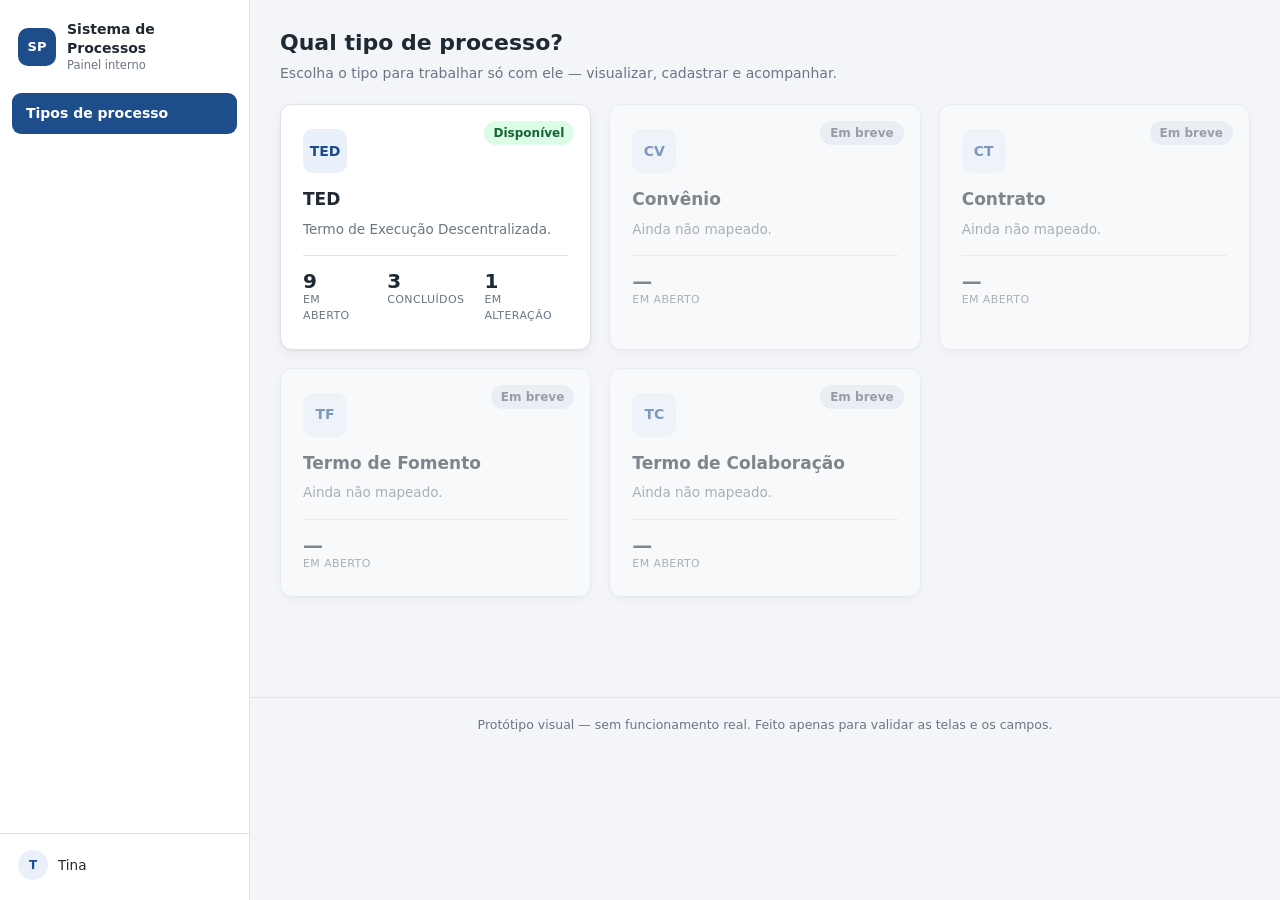
<file: index.html>
<!DOCTYPE html>
<html lang="pt-BR">
<head>
  <meta charset="UTF-8">
  <meta name="viewport" content="width=device-width, initial-scale=1">
  <title>Tipos de processo — Sistema de Processos</title>
  <link rel="stylesheet" href="estilo.css">
</head>
<body>

  <div class="app">

    <!-- ============ MENU LATERAL ============ -->
    <aside class="lateral">
      <div class="lateral-marca">
        <span class="sigla">SP</span>
        <span class="nome">
          <strong>Sistema de Processos</strong>
          Painel interno
        </span>
      </div>

      <nav class="menu">
        <a href="index.html" class="ativa">Tipos de processo</a>
      </nav>

      <div class="lateral-usuario">
        <span class="avatar">T</span>
        Tina
      </div>
    </aside>

    <div class="conteudo">

  <main class="pagina">

    <div class="cabecalho-pagina">
      <div>
        <h1>Qual tipo de processo?</h1>
        <p>Escolha o tipo para trabalhar só com ele — visualizar, cadastrar e acompanhar.</p>
      </div>
    </div>

    <section class="tipos">

      <a href="ted-visualizar.html" class="tipo">
        <span class="disponivel selo verde">Disponível</span>
        <div class="icone">TED</div>
        <h3>TED</h3>
        <p>Termo de Execução Descentralizada.</p>
        <div class="numeros">
          <div>
            <span class="quanto">9</span>
            <span class="oque">em aberto</span>
          </div>
          <div>
            <span class="quanto">3</span>
            <span class="oque">concluídos</span>
          </div>
          <div>
            <span class="quanto">1</span>
            <span class="oque">em alteração</span>
          </div>
        </div>
      </a>

      <span class="tipo indisponivel">
        <span class="disponivel selo cinza">Em breve</span>
        <div class="icone">CV</div>
        <h3>Convênio</h3>
        <p>Ainda não mapeado.</p>
        <div class="numeros">
          <div>
            <span class="quanto">—</span>
            <span class="oque">em aberto</span>
          </div>
        </div>
      </span>

      <span class="tipo indisponivel">
        <span class="disponivel selo cinza">Em breve</span>
        <div class="icone">CT</div>
        <h3>Contrato</h3>
        <p>Ainda não mapeado.</p>
        <div class="numeros">
          <div>
            <span class="quanto">—</span>
            <span class="oque">em aberto</span>
          </div>
        </div>
      </span>

      <span class="tipo indisponivel">
        <span class="disponivel selo cinza">Em breve</span>
        <div class="icone">TF</div>
        <h3>Termo de Fomento</h3>
        <p>Ainda não mapeado.</p>
        <div class="numeros">
          <div>
            <span class="quanto">—</span>
            <span class="oque">em aberto</span>
          </div>
        </div>
      </span>

      <span class="tipo indisponivel">
        <span class="disponivel selo cinza">Em breve</span>
        <div class="icone">TC</div>
        <h3>Termo de Colaboração</h3>
        <p>Ainda não mapeado.</p>
        <div class="numeros">
          <div>
            <span class="quanto">—</span>
            <span class="oque">em aberto</span>
          </div>
        </div>
      </span>

    </section>

  </main>

  <footer class="rodape">
    Protótipo visual — sem funcionamento real. Feito apenas para validar as telas e os campos.
  </footer>

    </div>
  </div>

</body>
</html>
</file>
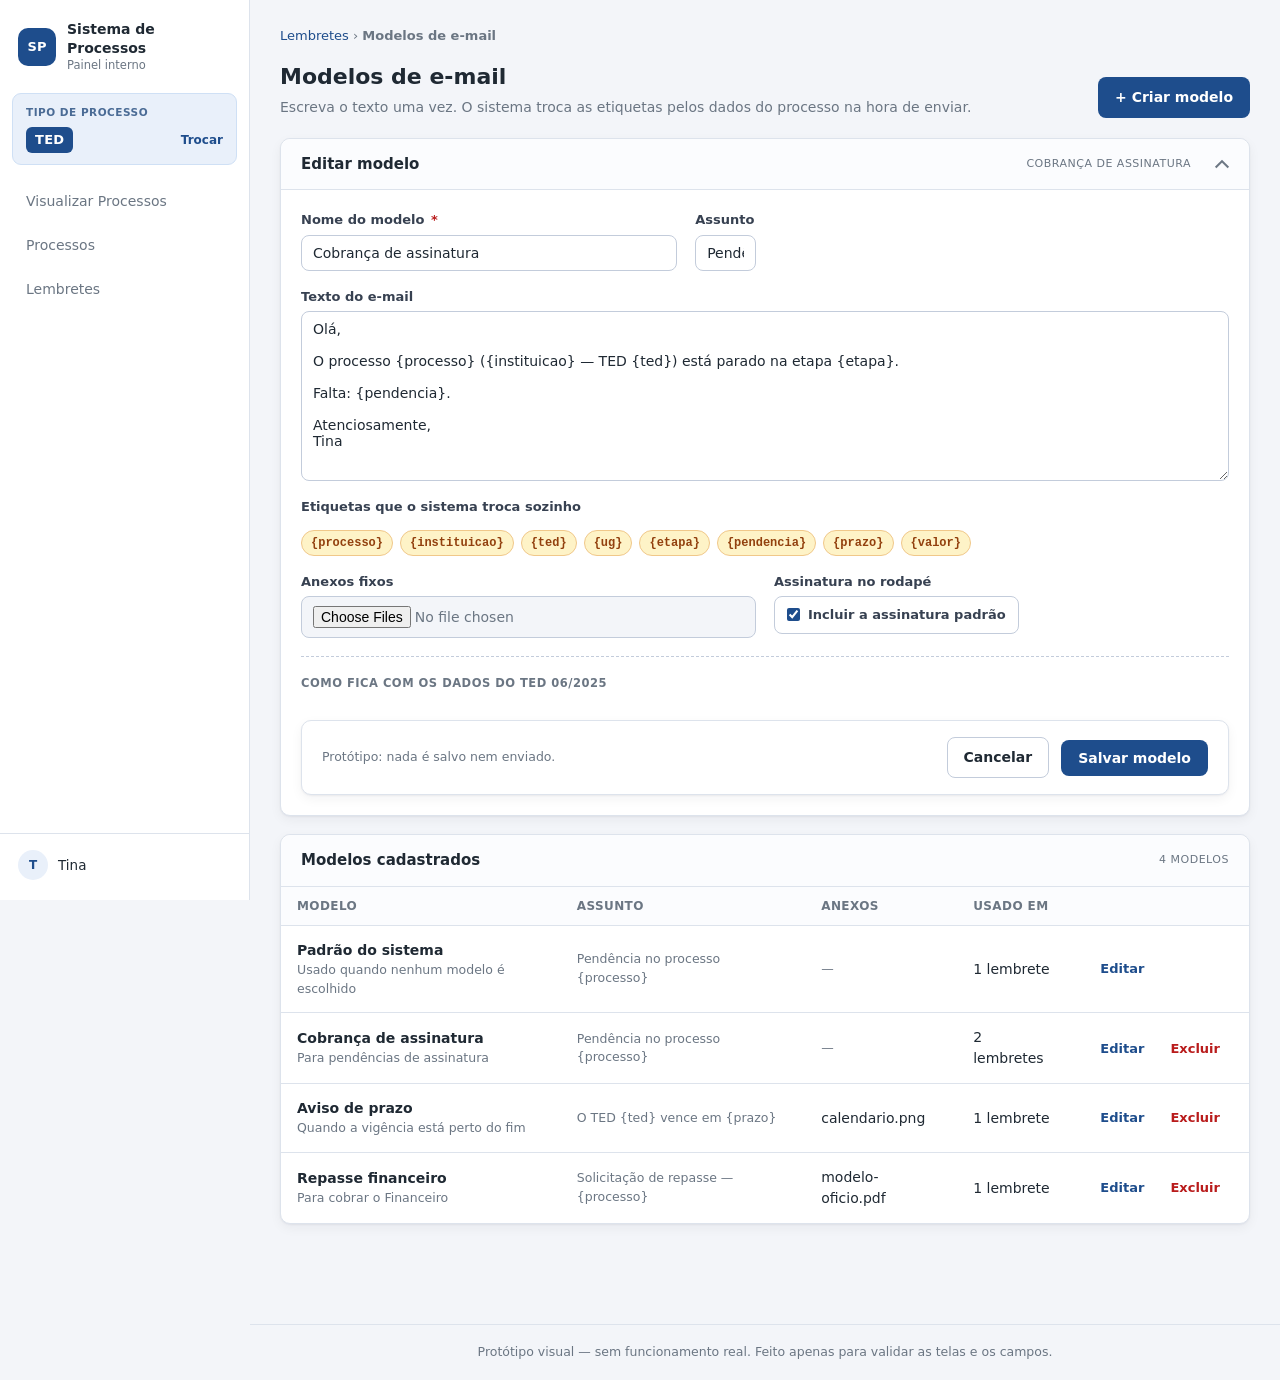
<file: modelos-email.html>
<!DOCTYPE html>
<html lang="pt-BR">
<head>
  <meta charset="UTF-8">
  <meta name="viewport" content="width=device-width, initial-scale=1">
  <title>Modelos de e-mail — Sistema de Processos</title>
  <link rel="stylesheet" href="estilo.css">
</head>
<body>

  <div class="app">

    <!-- ============ MENU LATERAL ============ -->
    <aside class="lateral">
      <div class="lateral-marca">
        <span class="sigla">SP</span>
        <span class="nome">
          <strong>Sistema de Processos</strong>
          Painel interno
        </span>
      </div>

      <div class="lateral-tipo">
        <span class="rotulo">Tipo de processo</span>
        <div class="atual">
          <span class="sigla-tipo">TED</span>
          <a href="index.html" class="trocar">Trocar</a>
        </div>
      </div>

      <nav class="menu">
        <a href="ted-visualizar.html">Visualizar Processos</a>
        <a href="ted-processos.html">Processos</a>
        <a href="ted-lembretes.html">Lembretes</a>
      </nav>

      <div class="lateral-usuario">
        <span class="avatar">T</span>
        Tina
      </div>
    </aside>

    <div class="conteudo">

  <main class="pagina">

    <div class="trilha">
      <a href="ted-lembretes.html">Lembretes</a> &rsaquo; <strong>Modelos de e-mail</strong>
    </div>

    <div class="cabecalho-pagina">
      <div>
        <h1>Modelos de e-mail</h1>
        <p>Escreva o texto uma vez. O sistema troca as etiquetas pelos dados do processo na hora de enviar.</p>
      </div>
      <div class="acoes">
        <a href="#novo-modelo" class="botao primario">+ Criar modelo</a>
      </div>
    </div>

    <!-- ---- editor ---- -->
    <details class="cartao" open>
      <summary class="cartao-topo">
        <h2>Editar modelo</h2>
        <span class="obrigatorio">Cobrança de assinatura</span>
      </summary>
      <div class="cartao-corpo">
        <div class="grade">

          <div class="campo col-5">
            <label for="m-nome">Nome do modelo <span class="req">*</span></label>
            <input id="m-nome" type="text" value="Cobrança de assinatura">
          </div>

          <div class="campo col-7">
            <label for="m-assunto">Assunto</label>
            <input id="m-assunto" type="text" value="Pendência no processo {processo}">
          </div>

          <div class="campo col-12">
            <label for="m-corpo">Texto do e-mail</label>
            <textarea id="m-corpo" style="min-height:170px">Olá,

O processo {processo} ({instituicao} — TED {ted}) está parado na etapa {etapa}.

Falta: {pendencia}.

Atenciosamente,
Tina</textarea>
          </div>

          <div class="campo col-12">
            <label>Etiquetas que o sistema troca sozinho</label>
            <div class="variaveis">
              <code>{processo}</code>
              <code>{instituicao}</code>
              <code>{ted}</code>
              <code>{ug}</code>
              <code>{etapa}</code>
              <code>{pendencia}</code>
              <code>{prazo}</code>
              <code>{valor}</code>
            </div>
          </div>

          <div class="campo col-6">
            <label for="m-anexos">Anexos fixos</label>
            <input id="m-anexos" type="file" multiple>
          </div>

          <div class="campo col-6">
            <label>Assinatura no rodapé</label>
            <div class="assinaturas">
              <label class="assinatura">
                <input type="checkbox" checked>
                Incluir a assinatura padrão
              </label>
            </div>
          </div>

        </div>

        <!-- prévia com os dados de um processo real -->
        <div class="sub-secao" style="margin-top:18px;padding-left:0;padding-right:0">
          <h4 class="titulo-sub">Como fica com os dados do TED 06/2025</h4>
        </div>

        <div class="previa-email">
          <p class="assunto">Assunto: Pendência no processo 71000.019842/2025-31</p>
          <p>Olá,</p>
          <p>O processo <span class="variavel">71000.019842/2025-31</span>
             (<span class="variavel">UFRRJ</span> — TED <span class="variavel">06/2025</span>)
             está parado na etapa <span class="variavel">Nota de Programação Financeira</span>.</p>
          <p>Falta: <span class="variavel">a data de emissão</span>.</p>
          <p>Atenciosamente,<br>Tina</p>
        </div>

        <div class="acoes-formulario" style="margin-top:18px">
          <span class="observacao">Protótipo: nada é salvo nem enviado.</span>
          <a href="modelos-email.html" class="botao secundario">Cancelar</a>
          <button type="button" class="botao primario">Salvar modelo</button>
        </div>

      </div>
    </details>

    <!-- ---- lista ---- -->
    <section class="cartao">
      <div class="cartao-topo">
        <h2>Modelos cadastrados</h2>
        <span class="obrigatorio">4 modelos</span>
      </div>

      <table class="tabela">
        <thead>
          <tr>
            <th>Modelo</th>
            <th>Assunto</th>
            <th>Anexos</th>
            <th>Usado em</th>
            <th></th>
          </tr>
        </thead>
        <tbody>

          <tr>
            <td>
              <div class="principal">Padrão do sistema</div>
              <div class="secundario">Usado quando nenhum modelo é escolhido</div>
            </td>
            <td class="secundario">Pendência no processo {processo}</td>
            <td class="secundario">—</td>
            <td>1 lembrete</td>
            <td style="white-space:nowrap"><a href="#" class="botao discreto pequeno">Editar</a></td>
          </tr>

          <tr>
            <td>
              <div class="principal">Cobrança de assinatura</div>
              <div class="secundario">Para pendências de assinatura</div>
            </td>
            <td class="secundario">Pendência no processo {processo}</td>
            <td class="secundario">—</td>
            <td>2 lembretes</td>
            <td style="white-space:nowrap"><a href="#" class="botao discreto pequeno">Editar</a><a href="#excluir-modelo" class="botao discreto pequeno perigo">Excluir</a></td>
          </tr>

          <tr>
            <td>
              <div class="principal">Aviso de prazo</div>
              <div class="secundario">Quando a vigência está perto do fim</div>
            </td>
            <td class="secundario">O TED {ted} vence em {prazo}</td>
            <td>calendario.png</td>
            <td>1 lembrete</td>
            <td style="white-space:nowrap"><a href="#" class="botao discreto pequeno">Editar</a><a href="#excluir-modelo" class="botao discreto pequeno perigo">Excluir</a></td>
          </tr>

          <tr>
            <td>
              <div class="principal">Repasse financeiro</div>
              <div class="secundario">Para cobrar o Financeiro</div>
            </td>
            <td class="secundario">Solicitação de repasse — {processo}</td>
            <td>modelo-oficio.pdf</td>
            <td>1 lembrete</td>
            <td style="white-space:nowrap"><a href="#" class="botao discreto pequeno">Editar</a><a href="#excluir-modelo" class="botao discreto pequeno perigo">Excluir</a></td>
          </tr>

        </tbody>
      </table>
    </section>

    <!-- =============================================================
         JANELA DE CRIAR MODELO
         ============================================================= -->
    <div class="janela" id="novo-modelo">
      <a href="#" class="janela-fundo" title="Fechar"></a>

      <div class="janela-caixa">
        <div class="janela-topo">
          <h2>Criar modelo de e-mail</h2>
          <a href="#" class="janela-fechar" title="Fechar">&#10005;</a>
        </div>

        <div class="janela-corpo formulario">
          <div class="grade">

            <div class="campo col-5">
              <label for="n-nome">Nome do modelo <span class="req">*</span></label>
              <input id="n-nome" type="text" placeholder="Ex.: Cobrança de documento no SEI">
            </div>

            <div class="campo col-7">
              <label for="n-assunto">Assunto</label>
              <input id="n-assunto" type="text" placeholder="Ex.: Pendência no processo {processo}">
            </div>

            <div class="campo col-12">
              <label for="n-corpo">Texto do e-mail</label>
              <textarea id="n-corpo" style="min-height:150px" placeholder="Olá,&#10;&#10;O processo {processo} está parado na etapa {etapa}.&#10;&#10;Falta: {pendencia}.&#10;&#10;Atenciosamente,&#10;Tina"></textarea>
            </div>

            <div class="campo col-12">
              <label>Etiquetas que o sistema troca sozinho</label>
              <div class="variaveis">
                <code>{processo}</code>
                <code>{instituicao}</code>
                <code>{ted}</code>
                <code>{ug}</code>
                <code>{etapa}</code>
                <code>{pendencia}</code>
                <code>{prazo}</code>
                <code>{valor}</code>
              </div>
            </div>

            <div class="campo col-6">
              <label for="n-anexos">Anexos fixos</label>
              <input id="n-anexos" type="file" multiple>
            </div>

            <div class="campo col-6">
              <label>Assinatura no rodapé</label>
              <div class="assinaturas">
                <label class="assinatura">
                  <input type="checkbox" checked>
                  Incluir a assinatura padrão
                </label>
              </div>
            </div>

          </div>
        </div>

        <div class="janela-rodape">
          <a href="#" class="botao secundario">Cancelar</a>
          <a href="modelos-email.html" class="botao primario">Criar modelo</a>
        </div>
      </div>
    </div>

    <!-- =============================================================
         JANELA DE CONFIRMAÇÃO
         ============================================================= -->
    <div class="janela" id="excluir-modelo">
      <a href="#" class="janela-fundo" title="Fechar"></a>

      <div class="janela-caixa estreita">
        <div class="janela-topo">
          <h2>Excluir modelo</h2>
          <a href="#" class="janela-fechar" title="Fechar">&#10005;</a>
        </div>

        <div class="janela-corpo texto">
          <p>Tem certeza que deseja excluir este modelo?</p>
          <span class="destaque">Os lembretes que usavam este modelo passam a usar o padrão do sistema.</span>
        </div>

        <div class="janela-rodape">
          <a href="#" class="botao secundario">Cancelar</a>
          <a href="modelos-email.html" class="botao perigo">Excluir modelo</a>
        </div>
      </div>
    </div>

  </main>

  <footer class="rodape">
    Protótipo visual — sem funcionamento real. Feito apenas para validar as telas e os campos.
  </footer>

    </div>
  </div>

</body>
</html>
</file>
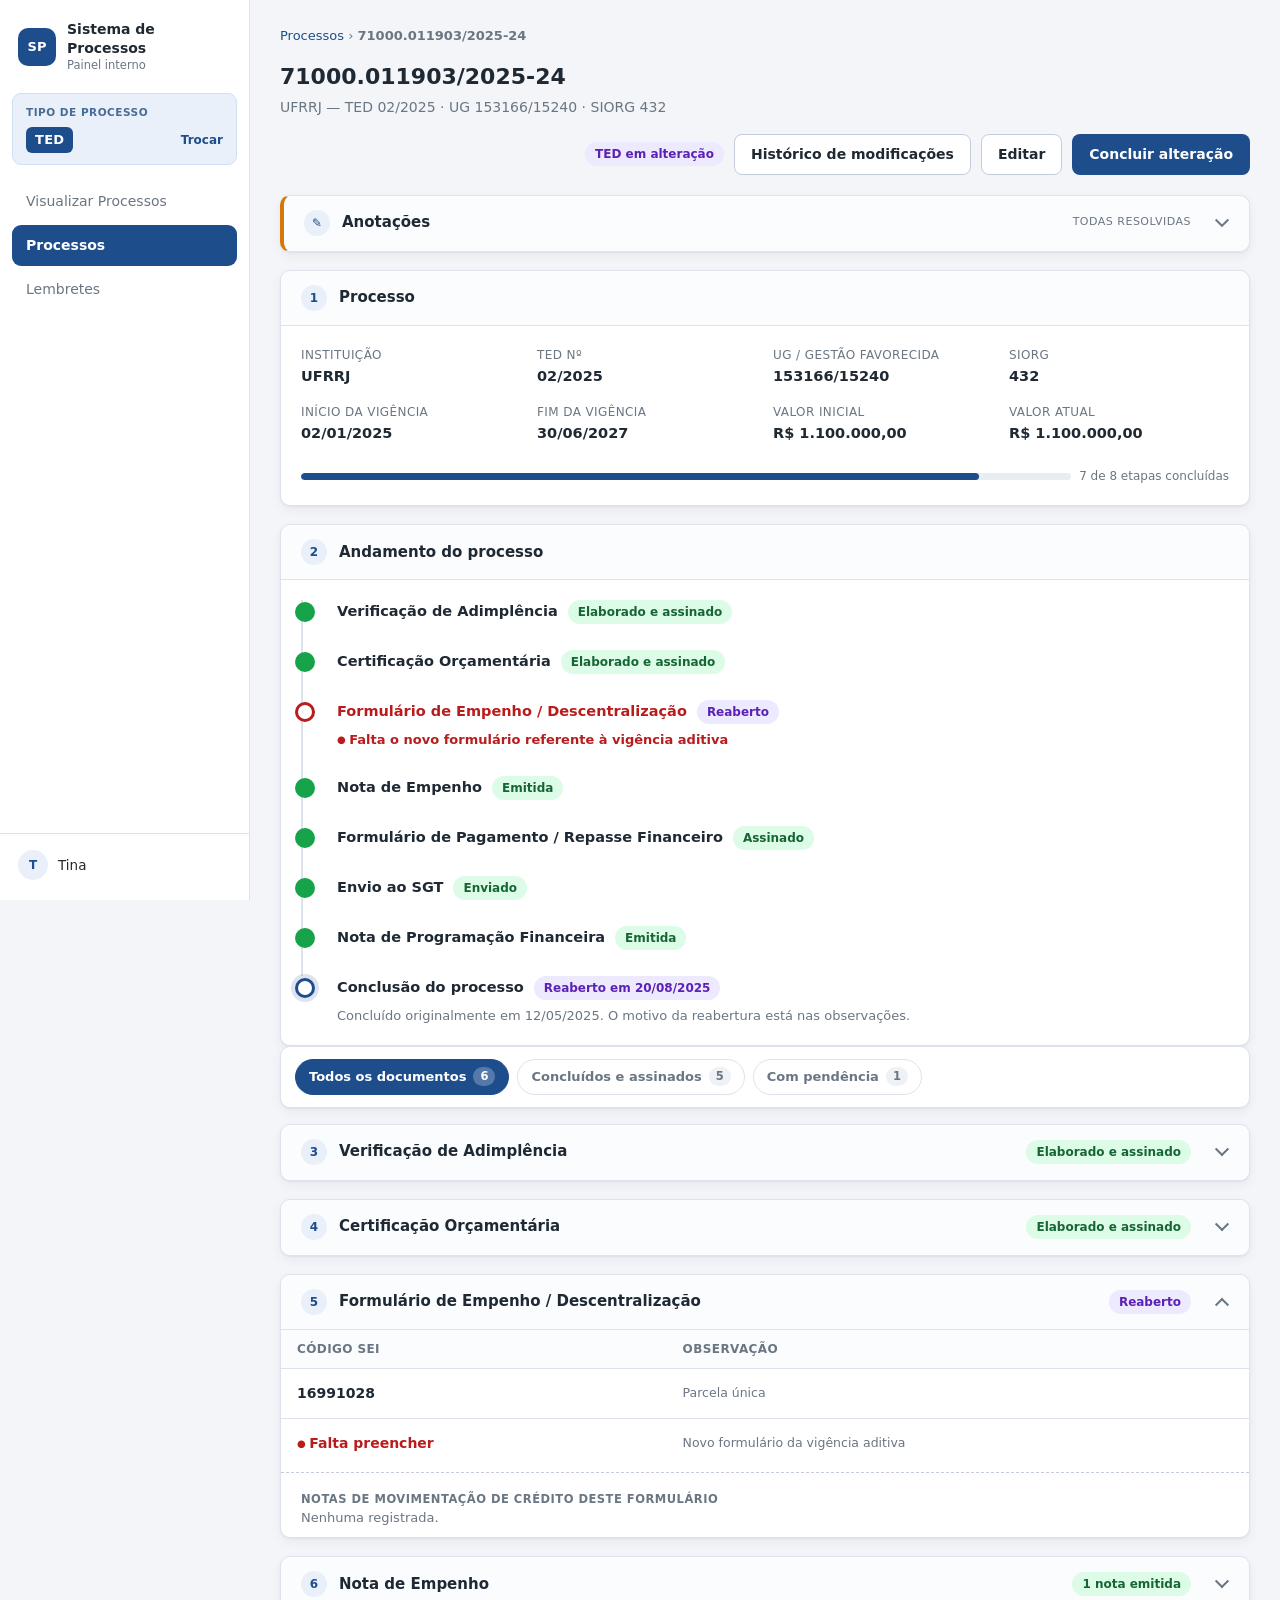
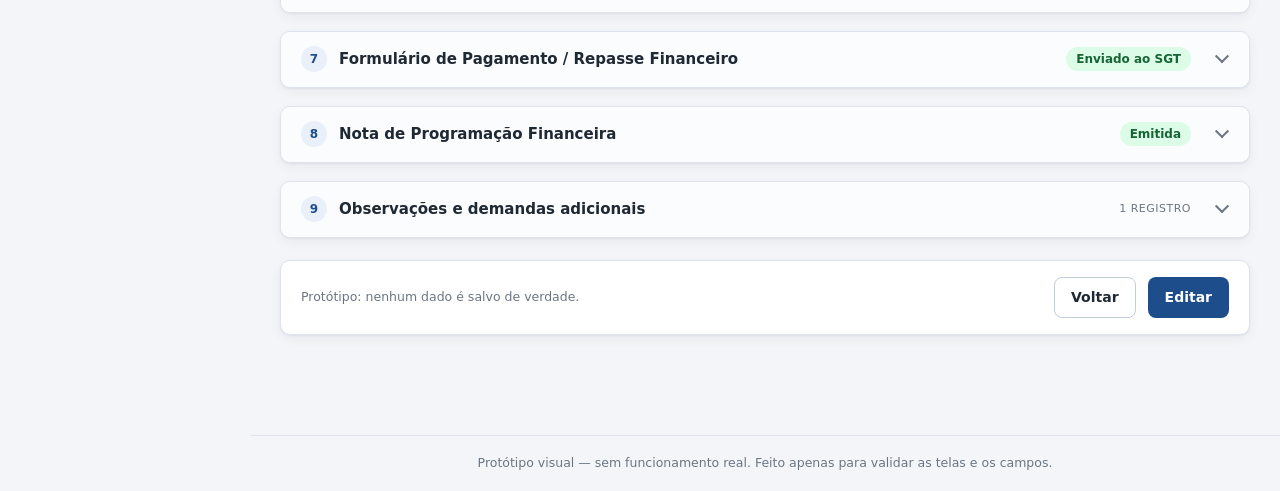
<file: ted-detalhe-alteracao.html>
<!DOCTYPE html>
<html lang="pt-BR">
<head>
  <meta charset="UTF-8">
  <meta name="viewport" content="width=device-width, initial-scale=1">
  <title>TED &middot; 71000.011903/2025-24 (em alteração) — Sistema de Processos</title>
  <link rel="stylesheet" href="estilo.css">
</head>
<body>

  <div class="app">

    <!-- ============ MENU LATERAL ============ -->
    <aside class="lateral">
      <div class="lateral-marca">
        <span class="sigla">SP</span>
        <span class="nome">
          <strong>Sistema de Processos</strong>
          Painel interno
        </span>
      </div>

      <div class="lateral-tipo">
        <span class="rotulo">Tipo de processo</span>
        <div class="atual">
          <span class="sigla-tipo">TED</span>
          <a href="index.html" class="trocar">Trocar</a>
        </div>
      </div>

      <nav class="menu">
        <a href="ted-visualizar.html">Visualizar Processos</a>
        <a href="ted-processos.html" class="ativa">Processos</a>
        <a href="ted-lembretes.html">Lembretes</a>
      </nav>

      <div class="lateral-usuario">
        <span class="avatar">T</span>
        Tina
      </div>
    </aside>

    <div class="conteudo">

  <main class="pagina">

    <div class="trilha">
      <a href="ted-processos.html">Processos</a> &rsaquo; <strong>71000.011903/2025-24</strong>
    </div>

    <div class="cabecalho-pagina">
      <div>
        <h1>71000.011903/2025-24</h1>
        <p>UFRRJ — TED 02/2025 · UG 153166/15240 · SIORG 432</p>
      </div>
      <div class="acoes">
        <span class="selo roxo" style="align-self:center">TED em alteração</span>
        <a href="#historico" class="botao secundario">Histórico de modificações</a>
        <a href="ted-editar.html" class="botao secundario">Editar</a>
        <a href="ted-processos.html" class="botao primario">Concluir alteração</a>
      </div>
    </div>

    <!-- ================= ANOTAÇÕES ================= -->
    <details class="cartao anotacoes">
      <summary class="cartao-topo">
        <span class="numero">&#9998;</span>
        <h2>Anotações</h2>
        <span class="obrigatorio">Todas resolvidas</span>
      </summary>
      <div class="cartao-corpo">

        <label class="anotacao">
          <input type="checkbox" checked>
          <span class="texto">Cobrar da UFF o comprovante de adimplência</span>
          <span class="quando">criada em 14/04/2025</span>
        </label>

        <label class="anotacao">
          <input type="checkbox" checked>
          <span class="texto">Conferir com o Alison a data do empenho</span>
          <span class="quando">criada em 08/05/2025</span>
        </label>

      </div>
    </details>

    <!-- ================= 1. PROCESSO ================= -->
    <section class="cartao">
      <div class="cartao-topo">
        <span class="numero">1</span>
        <h2>Processo</h2>
      </div>
      <div class="cartao-corpo">
        <div class="dados">
          <div class="item">
            <div class="rotulo">Instituição</div>
            <div class="conteudo">UFRRJ</div>
          </div>
          <div class="item">
            <div class="rotulo">TED nº</div>
            <div class="conteudo">02/2025</div>
          </div>
          <div class="item">
            <div class="rotulo">UG / Gestão favorecida</div>
            <div class="conteudo">153166/15240</div>
          </div>
          <div class="item">
            <div class="rotulo">SIORG</div>
            <div class="conteudo">432</div>
          </div>
          <div class="item">
            <div class="rotulo">Início da vigência</div>
            <div class="conteudo">02/01/2025</div>
          </div>
          <div class="item">
            <div class="rotulo">Fim da vigência</div>
            <div class="conteudo">30/06/2027</div>
          </div>
          <div class="item">
            <div class="rotulo">Valor Inicial</div>
            <div class="conteudo">R$ 1.100.000,00</div>
          </div>
          <div class="item">
            <div class="rotulo">Valor atual</div>
            <div class="conteudo">R$ 1.100.000,00</div>
          </div>
        </div>

        <div class="progresso-linha" style="margin-top:22px">
          <div class="barra" style="flex:1"><span style="width:88%"></span></div>
          <span>7 de 8 etapas concluídas</span>
        </div>
      </div>
    </section>

    <!-- ================= 2. ANDAMENTO ================= -->
    <section class="cartao">
      <div class="cartao-topo">
        <span class="numero">2</span>
        <h2>Andamento do processo</h2>
      </div>
      <div class="cartao-corpo">
        <ul class="linha-tempo">

          <li class="etapa concluida">
            <div class="titulo-etapa">
              Verificação de Adimplência
              <span class="selo verde">Elaborado e assinado</span>
            </div>
          </li>

          <li class="etapa concluida">
            <div class="titulo-etapa">
              Certificação Orçamentária
              <span class="selo verde">Elaborado e assinado</span>
            </div>
          </li>

          <li class="etapa pendencia">
            <div class="titulo-etapa">
              Formulário de Empenho / Descentralização
              <span class="selo roxo">Reaberto</span>
            </div>
            <div class="detalhes">
              <span class="pendente">Falta o novo formulário referente à vigência aditiva</span>
            </div>
          </li>

          <li class="etapa concluida">
            <div class="titulo-etapa">
              Nota de Empenho
              <span class="selo verde">Emitida</span>
            </div>
          </li>

          <li class="etapa concluida">
            <div class="titulo-etapa">
              Formulário de Pagamento / Repasse Financeiro
              <span class="selo verde">Assinado</span>
            </div>
          </li>

          <li class="etapa concluida">
            <div class="titulo-etapa">
              Envio ao SGT
              <span class="selo verde">Enviado</span>
            </div>
          </li>

          <li class="etapa concluida">
            <div class="titulo-etapa">
              Nota de Programação Financeira
              <span class="selo verde">Emitida</span>
            </div>
          </li>

          <li class="etapa andamento">
            <div class="titulo-etapa">
              Conclusão do processo
              <span class="selo roxo">Reaberto em 20/08/2025</span>
            </div>
            <div class="detalhes">
              <span>Concluído originalmente em 12/05/2025. O motivo da reabertura está
                    nas observações.</span>
            </div>
          </li>

        </ul>
      </div>
    </section>

    <!-- ============================================================
         DOCUMENTOS
         ============================================================ -->
    <div class="filtro-visao">

      <input type="radio" name="visao" id="v-tudo" checked>
      <input type="radio" name="visao" id="v-feito">
      <input type="radio" name="visao" id="v-pendente">

      <div class="chips">
        <label class="chip" for="v-tudo">Todos os documentos <span class="conta">6</span></label>
        <label class="chip" for="v-feito">Concluídos e assinados <span class="conta">5</span></label>
        <label class="chip" for="v-pendente">Com pendência <span class="conta">1</span></label>
      </div>

      <div class="lista-docs">

        <!-- ---- 3. Verificação de Adimplência ---- -->
        <details class="cartao v-ok">
          <summary class="cartao-topo">
            <span class="numero">3</span>
            <h2>Verificação de Adimplência</h2>
            <span class="obrigatorio"><span class="selo verde">Elaborado e assinado</span></span>
          </summary>
          <div class="cartao-corpo">
            <div class="dados tres">
              <div class="item">
                <div class="rotulo">Código SEI</div>
                <div class="conteudo">16884201</div>
              </div>
              <div class="item">
                <div class="rotulo">Status</div>
                <div class="conteudo">Elaborado e assinado</div>
              </div>
              <div class="item">
                <div class="rotulo">Assinaturas</div>
                <div class="conteudo">
                  <span class="assinou sim">Gerente de Projetos</span>
                  <span class="assinou sim">Coordenadora de Supervisão e Acompanhamento</span>
                </div>
              </div>
            </div>
          </div>
        </details>

        <!-- ---- 4. Certificação Orçamentária ---- -->
        <details class="cartao v-ok">
          <summary class="cartao-topo">
            <span class="numero">4</span>
            <h2>Certificação Orçamentária</h2>
            <span class="obrigatorio"><span class="selo verde">Elaborado e assinado</span></span>
          </summary>
          <div class="cartao-corpo">
            <div class="dados tres">
              <div class="item">
                <div class="rotulo">Código SEI</div>
                <div class="conteudo">16884315</div>
              </div>
              <div class="item">
                <div class="rotulo">Status</div>
                <div class="conteudo">Elaborado e assinado</div>
              </div>
              <div class="item">
                <div class="rotulo">Assinaturas</div>
                <div class="conteudo">
                  <span class="assinou sim">Ordenador de Despesas</span>
                </div>
              </div>
            </div>
          </div>
        </details>

        <!-- ---- 5. Formulário de Empenho ---- -->
        <details class="cartao v-falta" open>
          <summary class="cartao-topo">
            <span class="numero">5</span>
            <h2>Formulário de Empenho / Descentralização</h2>
            <span class="obrigatorio"><span class="selo roxo">Reaberto</span></span>
          </summary>
          <div class="cartao-corpo" style="padding:0">
            <table class="tabela">
              <thead>
                <tr>
                  <th>Código SEI</th>
                  <th>Observação</th>
                </tr>
              </thead>
              <tbody>
                <tr>
                  <td class="principal">16991028</td>
                  <td class="secundario">Parcela única</td>
                </tr>
                <tr>
                  <td class="pendente">Falta preencher</td>
                  <td class="secundario">Novo formulário da vigência aditiva</td>
                </tr>
              </tbody>
            </table>

            <div class="sub-secao">
              <h4 class="titulo-sub">Notas de movimentação de crédito deste formulário</h4>
              <p style="margin:0;font-size:13px;color:var(--texto-suave)">Nenhuma registrada.</p>
            </div>
          </div>
        </details>

        <!-- ---- 6. Nota de Empenho ---- -->
        <details class="cartao v-ok">
          <summary class="cartao-topo">
            <span class="numero">6</span>
            <h2>Nota de Empenho</h2>
            <span class="obrigatorio"><span class="selo verde">1 nota emitida</span></span>
          </summary>
          <div class="cartao-corpo" style="padding:0">
            <table class="tabela">
              <thead>
                <tr>
                  <th>Código SEI</th>
                  <th>Número</th>
                  <th>Data de emissão</th>
                  <th>Valor</th>
                </tr>
              </thead>
              <tbody>
                <tr>
                  <td class="principal">16991104</td>
                  <td>2025NE000602</td>
                  <td>12/05/2025</td>
                  <td>R$ 1.100.000,00</td>
                </tr>
              </tbody>
            </table>
          </div>
        </details>

        <!-- ---- 7. Formulário de Pagamento ---- -->
        <details class="cartao v-ok">
          <summary class="cartao-topo">
            <span class="numero">7</span>
            <h2>Formulário de Pagamento / Repasse Financeiro</h2>
            <span class="obrigatorio"><span class="selo verde">Enviado ao SGT</span></span>
          </summary>
          <div class="cartao-corpo">
            <div class="dados">
              <div class="item">
                <div class="rotulo">Código SEI</div>
                <div class="conteudo">17024471</div>
              </div>
              <div class="item">
                <div class="rotulo">Assinaturas</div>
                <div class="conteudo">
                  <span class="assinou sim">Coordenadora de Supervisão e Acompanhamento</span>
                  <span class="assinou sim">Gerente de Projetos</span>
                  <span class="assinou sim">Ordenador de Despesas</span>
                </div>
              </div>
              <div class="item">
                <div class="rotulo">E-mail — data</div>
                <div class="conteudo">02/06/2025</div>
              </div>
              <div class="item">
                <div class="rotulo">E-mail — motivo</div>
                <div class="conteudo">Aviso sobre o repasse financeiro</div>
              </div>
            </div>
          </div>
        </details>

        <!-- ---- 8. Nota de Programação Financeira ---- -->
        <details class="cartao v-ok">
          <summary class="cartao-topo">
            <span class="numero">8</span>
            <h2>Nota de Programação Financeira</h2>
            <span class="obrigatorio"><span class="selo verde">Emitida</span></span>
          </summary>
          <div class="cartao-corpo">
            <div class="dados">
              <div class="item">
                <div class="rotulo">Código SEI</div>
                <div class="conteudo">17188930</div>
              </div>
              <div class="item">
                <div class="rotulo">Número da parcela</div>
                <div class="conteudo">2025PF000009</div>
              </div>
              <div class="item">
                <div class="rotulo">Data de emissão</div>
                <div class="conteudo">26/06/2025</div>
              </div>
              <div class="item">
                <div class="rotulo">Status</div>
                <div class="conteudo">Emitida</div>
              </div>
            </div>
          </div>
        </details>

      </div><!-- fim da lista de documentos -->
    </div><!-- fim do filtro -->

    <!-- ================= 9. OBSERVAÇÕES ================= -->
    <details class="cartao">
      <summary class="cartao-topo">
        <span class="numero">9</span>
        <h2>Observações e demandas adicionais</h2>
        <span class="obrigatorio">1 registro</span>
      </summary>
      <div class="cartao-corpo">
        <p style="margin:0;font-size:14px">Vigência aditiva até <strong>30/06/2027</strong>, pedida por ofício em 20/08/2025. Aguardando o novo formulário de empenho para poder concluir de novo.</p>
      </div>
    </details>

    <div class="acoes-formulario">
      <span class="observacao">Protótipo: nenhum dado é salvo de verdade.</span>
      <a href="ted-processos.html" class="botao secundario">Voltar</a>
      <a href="ted-editar.html" class="botao primario">Editar</a>
    </div>

    <!-- =============================================================
         JANELA DO HISTÓRICO
         ============================================================= -->
    <div class="janela" id="historico">
      <a href="#" class="janela-fundo" title="Fechar"></a>

      <div class="janela-caixa">
        <div class="janela-topo">
          <h2>Histórico de modificações</h2>
          <span class="contagem">8 registros &middot; 71000.011903/2025-24</span>
          <a href="#" class="janela-fechar" title="Fechar">&#10005;</a>
        </div>

        <div class="janela-corpo">
          <table class="tabela">
            <thead>
              <tr>
                <th>Quando</th>
                <th>O que mudou</th>
                <th>De</th>
                <th>Para</th>
                <th>Quem</th>
              </tr>
            </thead>
            <tbody>

              <tr>
                <td class="principal">20/08/2025 &middot; 14:22</td>
                <td>Observações</td>
                <td class="secundario">em branco</td>
                <td>Vigência aditiva pedida por ofício</td>
                <td>Tina</td>
              </tr>

              <tr>
                <td class="principal">20/08/2025 &middot; 14:19</td>
                <td>Situação do processo</td>
                <td class="secundario">Concluído</td>
                <td>TED em alteração</td>
                <td>Tina</td>
              </tr>

              <tr>
                <td class="principal">12/05/2025 &middot; 15:48</td>
                <td>Situação do processo</td>
                <td class="secundario">Em andamento</td>
                <td>Concluído</td>
                <td>Tina</td>
              </tr>

              <tr>
                <td class="principal">26/06/2025 &middot; 10:12</td>
                <td>Nota de Programação Financeira — status</td>
                <td class="secundario">Esperando</td>
                <td>Emitida &middot; 26/06/2025</td>
                <td>Tina</td>
              </tr>

              <tr>
                <td class="principal">02/06/2025 &middot; 09:30</td>
                <td>Envio ao SGT</td>
                <td class="secundario">não enviado</td>
                <td>enviado &middot; e-mail em 02/06/2025</td>
                <td>Tina</td>
              </tr>

              <tr>
                <td class="principal">12/05/2025 &middot; 14:03</td>
                <td>Nota de Empenho</td>
                <td class="secundario">nenhuma</td>
                <td>2025NE000602 &middot; R$ 1.100.000,00</td>
                <td>Tina</td>
              </tr>

              <tr>
                <td class="principal">22/04/2025 &middot; 11:20</td>
                <td>Certificação Orçamentária — status</td>
                <td class="secundario">Em elaboração</td>
                <td>Elaborado e assinado</td>
                <td>Tina</td>
              </tr>

              <tr>
                <td class="principal">10/03/2025 &middot; 08:47</td>
                <td>Processo criado</td>
                <td class="secundario">—</td>
                <td>71000.011903/2025-24</td>
                <td>Tina</td>
              </tr>

            </tbody>
          </table>
        </div>

        <div class="janela-rodape">
          <a href="#" class="botao secundario">Fechar</a>
        </div>
      </div>
    </div>

  </main>

  <footer class="rodape">
    Protótipo visual — sem funcionamento real. Feito apenas para validar as telas e os campos.
  </footer>

    </div>
  </div>

</body>
</html>
</file>
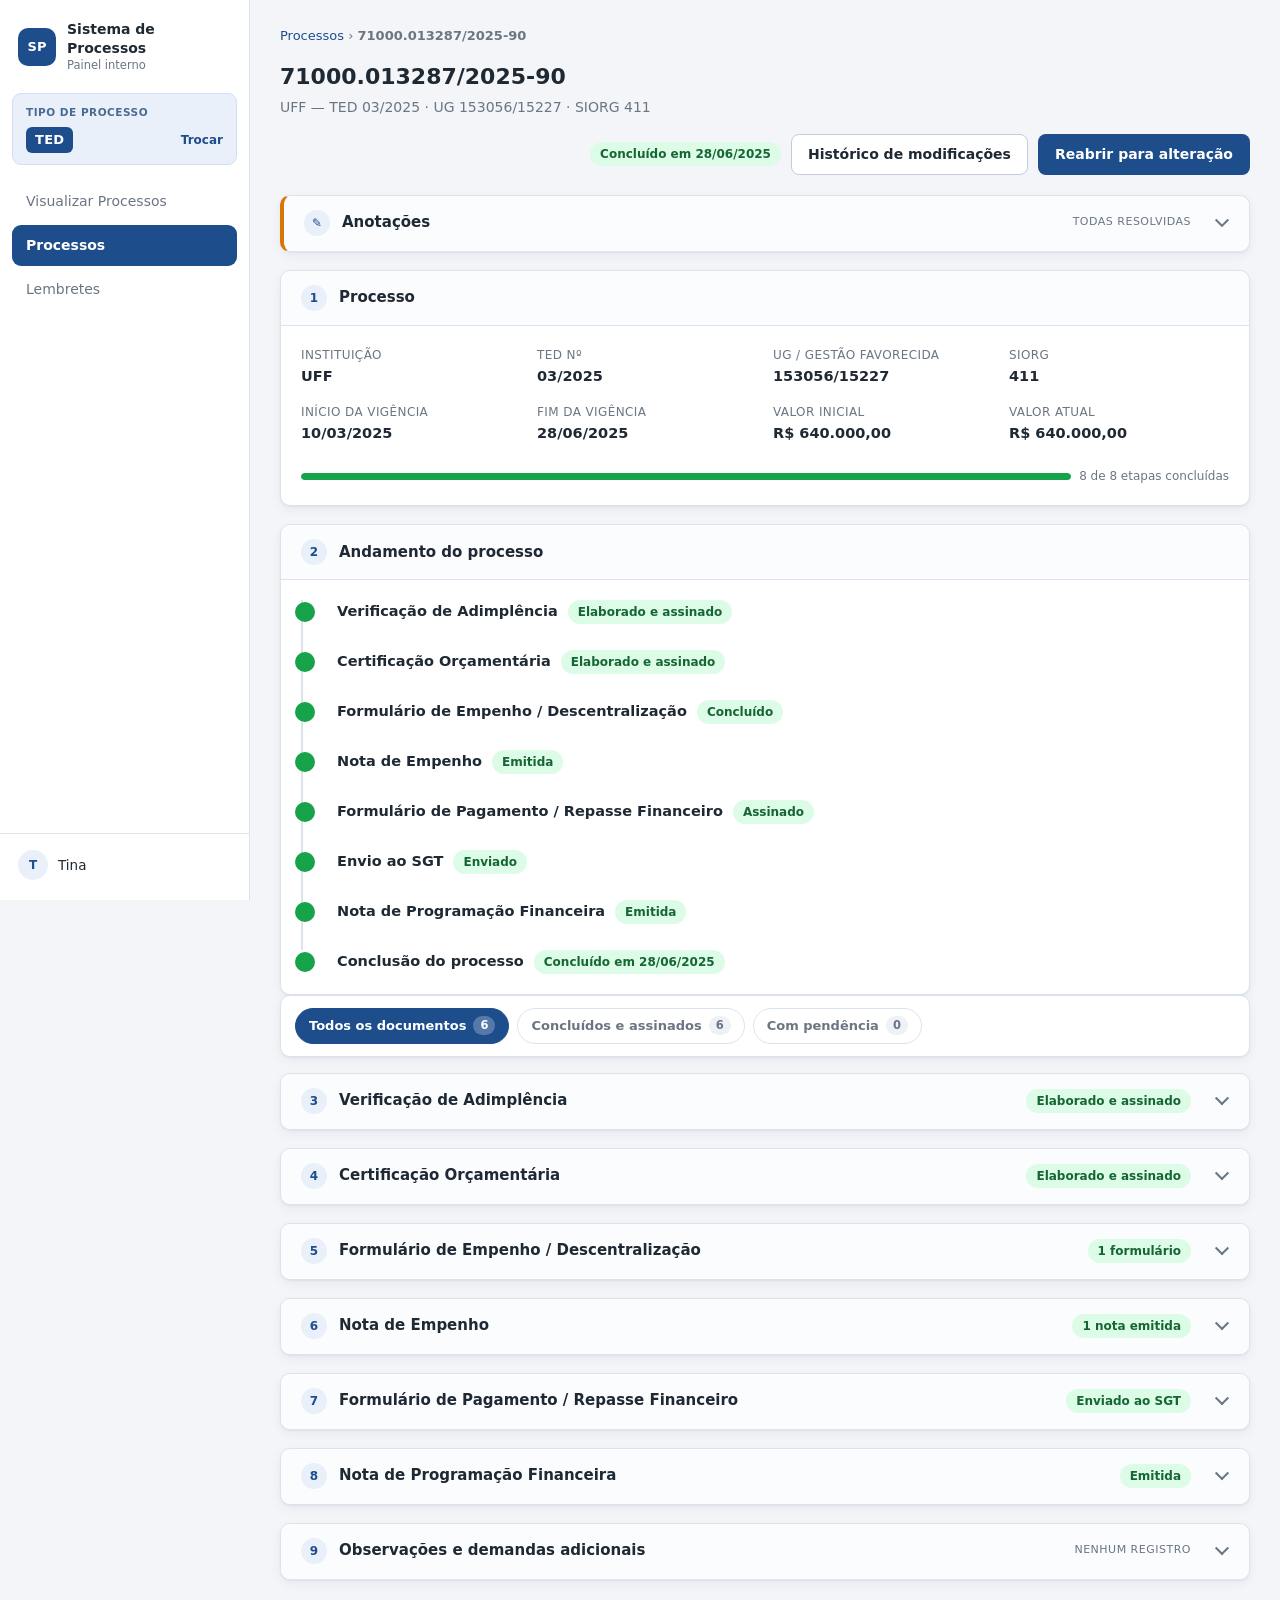
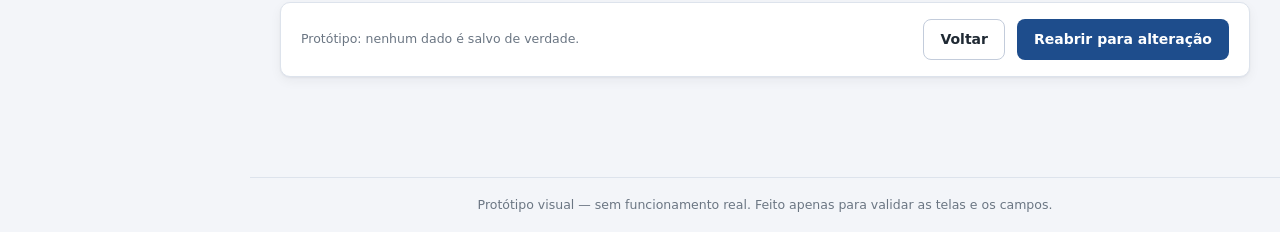
<file: ted-detalhe-concluido.html>
<!DOCTYPE html>
<html lang="pt-BR">
<head>
  <meta charset="UTF-8">
  <meta name="viewport" content="width=device-width, initial-scale=1">
  <title>TED &middot; 71000.013287/2025-90 — Sistema de Processos</title>
  <link rel="stylesheet" href="estilo.css">
</head>
<body>

  <div class="app">

    <!-- ============ MENU LATERAL ============ -->
    <aside class="lateral">
      <div class="lateral-marca">
        <span class="sigla">SP</span>
        <span class="nome">
          <strong>Sistema de Processos</strong>
          Painel interno
        </span>
      </div>

      <div class="lateral-tipo">
        <span class="rotulo">Tipo de processo</span>
        <div class="atual">
          <span class="sigla-tipo">TED</span>
          <a href="index.html" class="trocar">Trocar</a>
        </div>
      </div>

      <nav class="menu">
        <a href="ted-visualizar.html">Visualizar Processos</a>
        <a href="ted-processos.html" class="ativa">Processos</a>
        <a href="ted-lembretes.html">Lembretes</a>
      </nav>

      <div class="lateral-usuario">
        <span class="avatar">T</span>
        Tina
      </div>
    </aside>

    <div class="conteudo">

  <main class="pagina">

    <div class="trilha">
      <a href="ted-processos.html">Processos</a> &rsaquo; <strong>71000.013287/2025-90</strong>
    </div>

    <div class="cabecalho-pagina">
      <div>
        <h1>71000.013287/2025-90</h1>
        <p>UFF — TED 03/2025 · UG 153056/15227 · SIORG 411</p>
      </div>
      <div class="acoes">
        <span class="selo verde" style="align-self:center">Concluído em 28/06/2025</span>
        <a href="#historico" class="botao secundario">Histórico de modificações</a>
        <a href="ted-editar.html" class="botao primario">Reabrir para alteração</a>
      </div>
    </div>

    <!-- ================= ANOTAÇÕES ================= -->
    <details class="cartao anotacoes">
      <summary class="cartao-topo">
        <span class="numero">&#9998;</span>
        <h2>Anotações</h2>
        <span class="obrigatorio">Todas resolvidas</span>
      </summary>
      <div class="cartao-corpo">

        <label class="anotacao">
          <input type="checkbox" checked>
          <span class="texto">Cobrar da UFF o comprovante de adimplência</span>
          <span class="quando">criada em 14/04/2025</span>
        </label>

        <label class="anotacao">
          <input type="checkbox" checked>
          <span class="texto">Conferir com o Alison a data do empenho</span>
          <span class="quando">criada em 08/05/2025</span>
        </label>

      </div>
    </details>

    <!-- ================= 1. PROCESSO ================= -->
    <section class="cartao">
      <div class="cartao-topo">
        <span class="numero">1</span>
        <h2>Processo</h2>
      </div>
      <div class="cartao-corpo">
        <div class="dados">
          <div class="item">
            <div class="rotulo">Instituição</div>
            <div class="conteudo">UFF</div>
          </div>
          <div class="item">
            <div class="rotulo">TED nº</div>
            <div class="conteudo">03/2025</div>
          </div>
          <div class="item">
            <div class="rotulo">UG / Gestão favorecida</div>
            <div class="conteudo">153056/15227</div>
          </div>
          <div class="item">
            <div class="rotulo">SIORG</div>
            <div class="conteudo">411</div>
          </div>
          <div class="item">
            <div class="rotulo">Início da vigência</div>
            <div class="conteudo">10/03/2025</div>
          </div>
          <div class="item">
            <div class="rotulo">Fim da vigência</div>
            <div class="conteudo">28/06/2025</div>
          </div>
          <div class="item">
            <div class="rotulo">Valor Inicial</div>
            <div class="conteudo">R$ 640.000,00</div>
          </div>
          <div class="item">
            <div class="rotulo">Valor atual</div>
            <div class="conteudo">R$ 640.000,00</div>
          </div>
        </div>

        <div class="progresso-linha" style="margin-top:22px">
          <div class="barra quase" style="flex:1"><span style="width:100%"></span></div>
          <span>8 de 8 etapas concluídas</span>
        </div>
      </div>
    </section>

    <!-- ================= 2. ANDAMENTO ================= -->
    <section class="cartao">
      <div class="cartao-topo">
        <span class="numero">2</span>
        <h2>Andamento do processo</h2>
      </div>
      <div class="cartao-corpo">
        <ul class="linha-tempo">

          <li class="etapa concluida">
            <div class="titulo-etapa">
              Verificação de Adimplência
              <span class="selo verde">Elaborado e assinado</span>
            </div>
          </li>

          <li class="etapa concluida">
            <div class="titulo-etapa">
              Certificação Orçamentária
              <span class="selo verde">Elaborado e assinado</span>
            </div>
          </li>

          <li class="etapa concluida">
            <div class="titulo-etapa">
              Formulário de Empenho / Descentralização
              <span class="selo verde">Concluído</span>
            </div>
          </li>

          <li class="etapa concluida">
            <div class="titulo-etapa">
              Nota de Empenho
              <span class="selo verde">Emitida</span>
            </div>
          </li>

          <li class="etapa concluida">
            <div class="titulo-etapa">
              Formulário de Pagamento / Repasse Financeiro
              <span class="selo verde">Assinado</span>
            </div>
          </li>

          <li class="etapa concluida">
            <div class="titulo-etapa">
              Envio ao SGT
              <span class="selo verde">Enviado</span>
            </div>
          </li>

          <li class="etapa concluida">
            <div class="titulo-etapa">
              Nota de Programação Financeira
              <span class="selo verde">Emitida</span>
            </div>
          </li>

          <li class="etapa concluida">
            <div class="titulo-etapa">
              Conclusão do processo
              <span class="selo verde">Concluído em 28/06/2025</span>
            </div>
          </li>

        </ul>
      </div>
    </section>

    <!-- ============================================================
         DOCUMENTOS
         ============================================================ -->
    <div class="filtro-visao">

      <input type="radio" name="visao" id="v-tudo" checked>
      <input type="radio" name="visao" id="v-feito">
      <input type="radio" name="visao" id="v-pendente">

      <div class="chips">
        <label class="chip" for="v-tudo">Todos os documentos <span class="conta">6</span></label>
        <label class="chip" for="v-feito">Concluídos e assinados <span class="conta">6</span></label>
        <label class="chip" for="v-pendente">Com pendência <span class="conta">0</span></label>
      </div>

      <div class="lista-docs">

        <p class="sem-nada para-pendente">
          Nenhum documento com pendência — este processo está completo.
        </p>

        <!-- ---- 3. Verificação de Adimplência ---- -->
        <details class="cartao v-ok">
          <summary class="cartao-topo">
            <span class="numero">3</span>
            <h2>Verificação de Adimplência</h2>
            <span class="obrigatorio"><span class="selo verde">Elaborado e assinado</span></span>
          </summary>
          <div class="cartao-corpo">
            <div class="dados tres">
              <div class="item">
                <div class="rotulo">Código SEI</div>
                <div class="conteudo">16884201</div>
              </div>
              <div class="item">
                <div class="rotulo">Status</div>
                <div class="conteudo">Elaborado e assinado</div>
              </div>
              <div class="item">
                <div class="rotulo">Assinaturas</div>
                <div class="conteudo">
                  <span class="assinou sim">Gerente de Projetos</span>
                  <span class="assinou sim">Coordenadora de Supervisão e Acompanhamento</span>
                </div>
              </div>
            </div>
          </div>
        </details>

        <!-- ---- 4. Certificação Orçamentária ---- -->
        <details class="cartao v-ok">
          <summary class="cartao-topo">
            <span class="numero">4</span>
            <h2>Certificação Orçamentária</h2>
            <span class="obrigatorio"><span class="selo verde">Elaborado e assinado</span></span>
          </summary>
          <div class="cartao-corpo">
            <div class="dados tres">
              <div class="item">
                <div class="rotulo">Código SEI</div>
                <div class="conteudo">16884315</div>
              </div>
              <div class="item">
                <div class="rotulo">Status</div>
                <div class="conteudo">Elaborado e assinado</div>
              </div>
              <div class="item">
                <div class="rotulo">Assinaturas</div>
                <div class="conteudo">
                  <span class="assinou sim">Ordenador de Despesas</span>
                </div>
              </div>
            </div>
          </div>
        </details>

        <!-- ---- 5. Formulário de Empenho ---- -->
        <details class="cartao v-ok">
          <summary class="cartao-topo">
            <span class="numero">5</span>
            <h2>Formulário de Empenho / Descentralização</h2>
            <span class="obrigatorio"><span class="selo verde">1 formulário</span></span>
          </summary>
          <div class="cartao-corpo" style="padding:0">
            <table class="tabela">
              <thead>
                <tr>
                  <th>Código SEI</th>
                  <th>Observação</th>
                </tr>
              </thead>
              <tbody>
                <tr>
                  <td class="principal">16991028</td>
                  <td class="secundario">Parcela única</td>
                </tr>
              </tbody>
            </table>

            <div class="sub-secao">
              <h4 class="titulo-sub">Notas de movimentação de crédito deste formulário</h4>
              <p style="margin:0;font-size:13px;color:var(--texto-suave)">Nenhuma registrada.</p>
            </div>
          </div>
        </details>

        <!-- ---- 6. Nota de Empenho ---- -->
        <details class="cartao v-ok">
          <summary class="cartao-topo">
            <span class="numero">6</span>
            <h2>Nota de Empenho</h2>
            <span class="obrigatorio"><span class="selo verde">1 nota emitida</span></span>
          </summary>
          <div class="cartao-corpo" style="padding:0">
            <table class="tabela">
              <thead>
                <tr>
                  <th>Código SEI</th>
                  <th>Número</th>
                  <th>Data de emissão</th>
                  <th>Valor</th>
                </tr>
              </thead>
              <tbody>
                <tr>
                  <td class="principal">16991104</td>
                  <td>2025NE000602</td>
                  <td>12/05/2025</td>
                  <td>R$ 640.000,00</td>
                </tr>
              </tbody>
            </table>
          </div>
        </details>

        <!-- ---- 7. Formulário de Pagamento ---- -->
        <details class="cartao v-ok">
          <summary class="cartao-topo">
            <span class="numero">7</span>
            <h2>Formulário de Pagamento / Repasse Financeiro</h2>
            <span class="obrigatorio"><span class="selo verde">Enviado ao SGT</span></span>
          </summary>
          <div class="cartao-corpo">
            <div class="dados">
              <div class="item">
                <div class="rotulo">Código SEI</div>
                <div class="conteudo">17024471</div>
              </div>
              <div class="item">
                <div class="rotulo">Assinaturas</div>
                <div class="conteudo">
                  <span class="assinou sim">Coordenadora de Supervisão e Acompanhamento</span>
                  <span class="assinou sim">Gerente de Projetos</span>
                  <span class="assinou sim">Ordenador de Despesas</span>
                </div>
              </div>
              <div class="item">
                <div class="rotulo">E-mail — data</div>
                <div class="conteudo">02/06/2025</div>
              </div>
              <div class="item">
                <div class="rotulo">E-mail — motivo</div>
                <div class="conteudo">Aviso sobre o repasse financeiro</div>
              </div>
            </div>
          </div>
        </details>

        <!-- ---- 8. Nota de Programação Financeira ---- -->
        <details class="cartao v-ok">
          <summary class="cartao-topo">
            <span class="numero">8</span>
            <h2>Nota de Programação Financeira</h2>
            <span class="obrigatorio"><span class="selo verde">Emitida</span></span>
          </summary>
          <div class="cartao-corpo">
            <div class="dados">
              <div class="item">
                <div class="rotulo">Código SEI</div>
                <div class="conteudo">17188930</div>
              </div>
              <div class="item">
                <div class="rotulo">Número da parcela</div>
                <div class="conteudo">2025PF000009</div>
              </div>
              <div class="item">
                <div class="rotulo">Data de emissão</div>
                <div class="conteudo">26/06/2025</div>
              </div>
              <div class="item">
                <div class="rotulo">Status</div>
                <div class="conteudo">Emitida</div>
              </div>
            </div>
          </div>
        </details>

      </div><!-- fim da lista de documentos -->
    </div><!-- fim do filtro -->

    <!-- ================= 9. OBSERVAÇÕES ================= -->
    <details class="cartao">
      <summary class="cartao-topo">
        <span class="numero">9</span>
        <h2>Observações e demandas adicionais</h2>
        <span class="obrigatorio">Nenhum registro</span>
      </summary>
      <div class="cartao-corpo">
        <p class="sem-nada">Nenhuma observação foi registrada neste processo.</p>
      </div>
    </details>

    <div class="acoes-formulario">
      <span class="observacao">Protótipo: nenhum dado é salvo de verdade.</span>
      <a href="ted-processos.html" class="botao secundario">Voltar</a>
      <a href="ted-editar.html" class="botao primario">Reabrir para alteração</a>
    </div>

    <!-- =============================================================
         JANELA DO HISTÓRICO
         ============================================================= -->
    <div class="janela" id="historico">
      <a href="#" class="janela-fundo" title="Fechar"></a>

      <div class="janela-caixa">
        <div class="janela-topo">
          <h2>Histórico de modificações</h2>
          <span class="contagem">6 registros &middot; 71000.013287/2025-90</span>
          <a href="#" class="janela-fechar" title="Fechar">&#10005;</a>
        </div>

        <div class="janela-corpo">
          <table class="tabela">
            <thead>
              <tr>
                <th>Quando</th>
                <th>O que mudou</th>
                <th>De</th>
                <th>Para</th>
                <th>Quem</th>
              </tr>
            </thead>
            <tbody>

              <tr>
                <td class="principal">28/06/2025 &middot; 15:48</td>
                <td>Situação do processo</td>
                <td class="secundario">Em andamento</td>
                <td>Concluído</td>
                <td>Tina</td>
              </tr>

              <tr>
                <td class="principal">26/06/2025 &middot; 10:12</td>
                <td>Nota de Programação Financeira — status</td>
                <td class="secundario">Esperando</td>
                <td>Emitida &middot; 26/06/2025</td>
                <td>Tina</td>
              </tr>

              <tr>
                <td class="principal">02/06/2025 &middot; 09:30</td>
                <td>Envio ao SGT</td>
                <td class="secundario">não enviado</td>
                <td>enviado &middot; e-mail em 02/06/2025</td>
                <td>Tina</td>
              </tr>

              <tr>
                <td class="principal">12/05/2025 &middot; 14:03</td>
                <td>Nota de Empenho</td>
                <td class="secundario">nenhuma</td>
                <td>2025NE000602 &middot; R$ 640.000,00</td>
                <td>Tina</td>
              </tr>

              <tr>
                <td class="principal">22/04/2025 &middot; 11:20</td>
                <td>Certificação Orçamentária — status</td>
                <td class="secundario">Em elaboração</td>
                <td>Elaborado e assinado</td>
                <td>Tina</td>
              </tr>

              <tr>
                <td class="principal">10/03/2025 &middot; 08:47</td>
                <td>Processo criado</td>
                <td class="secundario">—</td>
                <td>71000.013287/2025-90</td>
                <td>Tina</td>
              </tr>

            </tbody>
          </table>
        </div>

        <div class="janela-rodape">
          <a href="#" class="botao secundario">Fechar</a>
        </div>
      </div>
    </div>

  </main>

  <footer class="rodape">
    Protótipo visual — sem funcionamento real. Feito apenas para validar as telas e os campos.
  </footer>

    </div>
  </div>

</body>
</html>
</file>
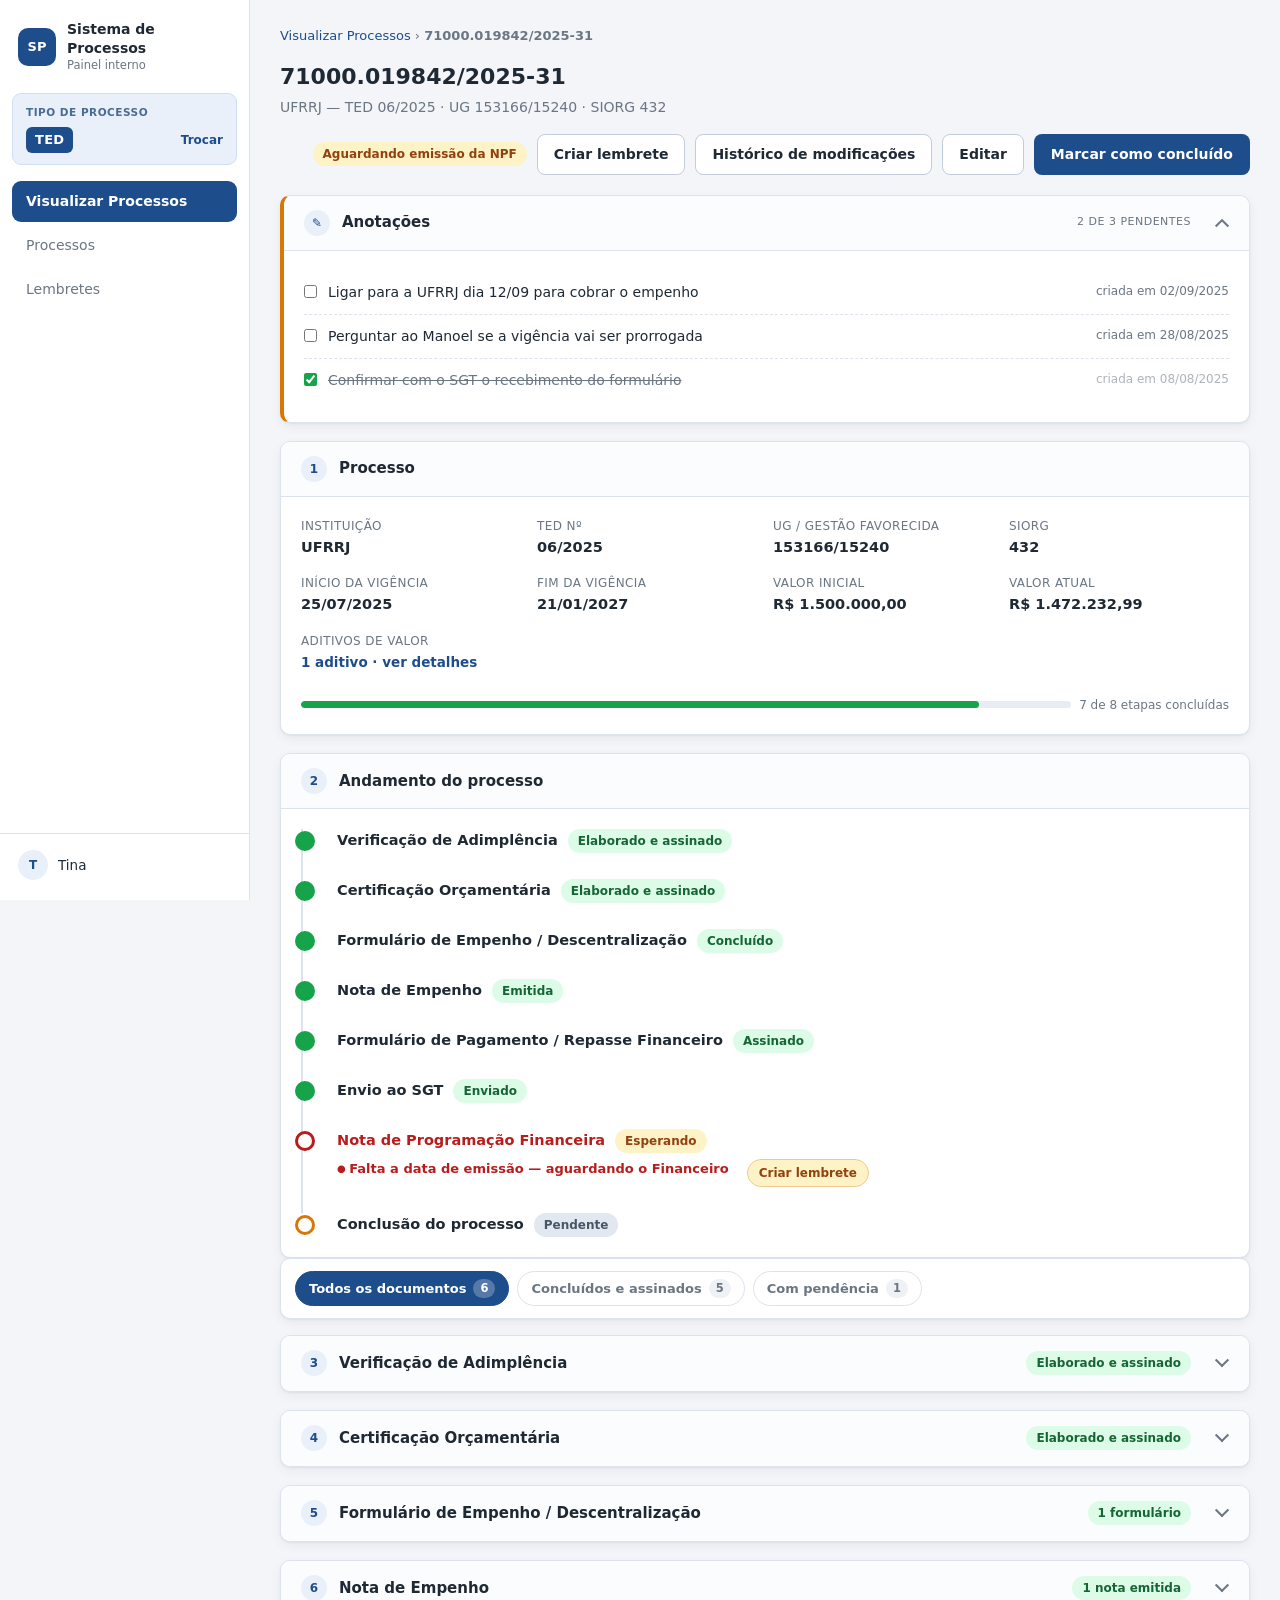
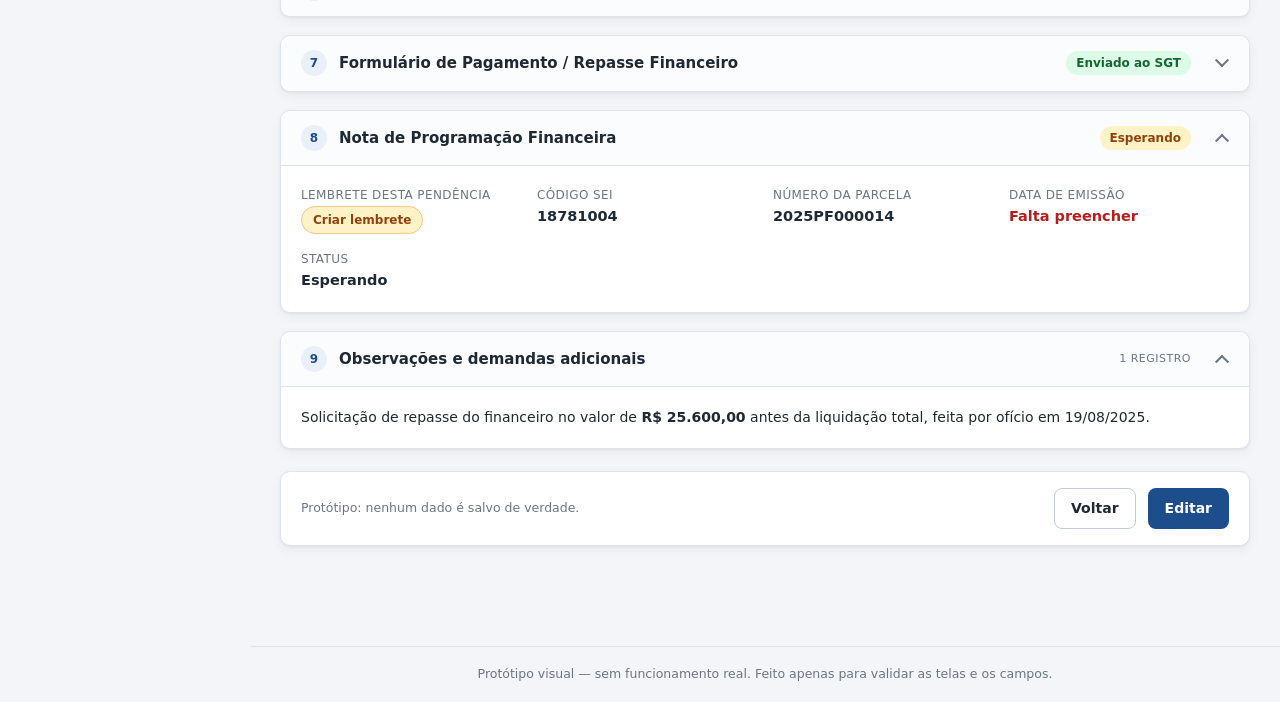
<file: ted-detalhe.html>
<!DOCTYPE html>
<html lang="pt-BR">
<head>
  <meta charset="UTF-8">
  <meta name="viewport" content="width=device-width, initial-scale=1">
  <title>TED &middot; 71000.019842/2025-31 — Sistema de Processos</title>
  <link rel="stylesheet" href="estilo.css">
</head>
<body>

  <div class="app">

    <!-- ============ MENU LATERAL ============ -->
    <aside class="lateral">
      <div class="lateral-marca">
        <span class="sigla">SP</span>
        <span class="nome">
          <strong>Sistema de Processos</strong>
          Painel interno
        </span>
      </div>

      <div class="lateral-tipo">
        <span class="rotulo">Tipo de processo</span>
        <div class="atual">
          <span class="sigla-tipo">TED</span>
          <a href="index.html" class="trocar">Trocar</a>
        </div>
      </div>

      <nav class="menu">
        <a href="ted-visualizar.html" class="ativa">Visualizar Processos</a>
        <a href="ted-processos.html">Processos</a>
        <a href="ted-lembretes.html">Lembretes</a>
      </nav>

      <div class="lateral-usuario">
        <span class="avatar">T</span>
        Tina
      </div>
    </aside>

    <div class="conteudo">

  <main class="pagina">

    <div class="trilha">
      <a href="ted-visualizar.html">Visualizar Processos</a> &rsaquo; <strong>71000.019842/2025-31</strong>
    </div>

    <div class="cabecalho-pagina">
      <div>
        <h1>71000.019842/2025-31</h1>
        <p>UFRRJ — TED 06/2025 · UG 153166/15240 · SIORG 432</p>
      </div>
      <div class="acoes">
        <span class="selo ambar" style="align-self:center">Aguardando emissão da NPF</span>
        <a href="#lembrete" class="botao secundario">Criar lembrete</a>
        <a href="#historico" class="botao secundario">Histórico de modificações</a>
        <a href="ted-editar.html" class="botao secundario">Editar</a>
        <a href="ted-processos.html" class="botao primario">Marcar como concluído</a>
      </div>
    </div>

    <!-- ================= ANOTAÇÕES (topo do processo) ================= -->
    <details class="cartao anotacoes" open>
      <summary class="cartao-topo">
        <span class="numero">&#9998;</span>
        <h2>Anotações</h2>
        <span class="obrigatorio">2 de 3 pendentes</span>
      </summary>
      <div class="cartao-corpo">

        <label class="anotacao">
          <input type="checkbox">
          <span class="texto">Ligar para a UFRRJ dia 12/09 para cobrar o empenho</span>
          <span class="quando">criada em 02/09/2025</span>
        </label>

        <label class="anotacao">
          <input type="checkbox">
          <span class="texto">Perguntar ao Manoel se a vigência vai ser prorrogada</span>
          <span class="quando">criada em 28/08/2025</span>
        </label>

        <label class="anotacao">
          <input type="checkbox" checked>
          <span class="texto">Confirmar com o SGT o recebimento do formulário</span>
          <span class="quando">criada em 08/08/2025</span>
        </label>

      </div>
    </details>

    <!-- ================= 1. PROCESSO ================= -->
    <section class="cartao">
      <div class="cartao-topo">
        <span class="numero">1</span>
        <h2>Processo</h2>
      </div>
      <div class="cartao-corpo">
        <div class="dados">
          <div class="item">
            <div class="rotulo">Instituição</div>
            <div class="conteudo">UFRRJ</div>
          </div>
          <div class="item">
            <div class="rotulo">TED nº</div>
            <div class="conteudo">06/2025</div>
          </div>
          <div class="item">
            <div class="rotulo">UG / Gestão favorecida</div>
            <div class="conteudo">153166/15240</div>
          </div>
          <div class="item">
            <div class="rotulo">SIORG</div>
            <div class="conteudo">432</div>
          </div>
          <div class="item">
            <div class="rotulo">Início da vigência</div>
            <div class="conteudo">25/07/2025</div>
          </div>
          <div class="item">
            <div class="rotulo">Fim da vigência</div>
            <div class="conteudo">21/01/2027</div>
          </div>
          <div class="item">
            <div class="rotulo">Valor Inicial</div>
            <div class="conteudo">R$ 1.500.000,00</div>
          </div>
          <div class="item">
            <div class="rotulo">Valor atual</div>
            <div class="conteudo">R$ 1.472.232,99</div>
          </div>
          <div class="item">
            <div class="rotulo">Aditivos de valor</div>
            <div class="conteudo"><a href="#aditivos" class="link-discreto">1 aditivo &middot; ver detalhes</a></div>
          </div>
        </div>

        <div class="progresso-linha" style="margin-top:22px">
          <div class="barra quase" style="flex:1"><span style="width:88%"></span></div>
          <span>7 de 8 etapas concluídas</span>
        </div>
      </div>
    </section>

    <!-- ================= 2. ANDAMENTO ================= -->
    <section class="cartao">
      <div class="cartao-topo">
        <span class="numero">2</span>
        <h2>Andamento do processo</h2>
      </div>
      <div class="cartao-corpo">
        <ul class="linha-tempo">

          <li class="etapa concluida">
            <div class="titulo-etapa">
              Verificação de Adimplência
              <span class="selo verde">Elaborado e assinado</span>
            </div>
          </li>

          <li class="etapa concluida">
            <div class="titulo-etapa">
              Certificação Orçamentária
              <span class="selo verde">Elaborado e assinado</span>
            </div>
          </li>

          <li class="etapa concluida">
            <div class="titulo-etapa">
              Formulário de Empenho / Descentralização
              <span class="selo verde">Concluído</span>
            </div>
          </li>

          <li class="etapa concluida">
            <div class="titulo-etapa">
              Nota de Empenho
              <span class="selo verde">Emitida</span>
            </div>
          </li>

          <li class="etapa concluida">
            <div class="titulo-etapa">
              Formulário de Pagamento / Repasse Financeiro
              <span class="selo verde">Assinado</span>
            </div>
          </li>

          <li class="etapa concluida">
            <div class="titulo-etapa">
              Envio ao SGT
              <span class="selo verde">Enviado</span>
            </div>
          </li>

          <li class="etapa pendencia">
            <div class="titulo-etapa">
              Nota de Programação Financeira
              <span class="selo ambar">Esperando</span>
            </div>
            <div class="detalhes">
              <span class="pendente">Falta a data de emissão — aguardando o Financeiro</span>
              <a href="#lembrete" class="btn-lembrar">Criar lembrete</a>
            </div>
          </li>

          <li class="etapa aguardando">
            <div class="titulo-etapa">
              Conclusão do processo
              <span class="selo cinza">Pendente</span>
            </div>
          </li>

        </ul>
      </div>
    </section>

    <!-- ============================================================
         DOCUMENTOS
         Cada cartão é um <details>: clicar no cabeçalho abre e fecha.
         Os rádios escondidos + os chips filtram quais aparecem.
         ============================================================ -->
    <div class="filtro-visao">

      <input type="radio" name="visao" id="v-tudo" checked>
      <input type="radio" name="visao" id="v-feito">
      <input type="radio" name="visao" id="v-pendente">

      <div class="chips">
        <label class="chip" for="v-tudo">Todos os documentos <span class="conta">6</span></label>
        <label class="chip" for="v-feito">Concluídos e assinados <span class="conta">5</span></label>
        <label class="chip" for="v-pendente">Com pendência <span class="conta">1</span></label>
      </div>

      <div class="lista-docs">

        <!-- ---- 3. Verificação de Adimplência ---- -->
        <details class="cartao v-ok">
          <summary class="cartao-topo">
            <span class="numero">3</span>
            <h2>Verificação de Adimplência</h2>
            <span class="obrigatorio"><span class="selo verde">Elaborado e assinado</span></span>
          </summary>
          <div class="cartao-corpo">
            <div class="dados tres">
              <div class="item">
                <div class="rotulo">Código SEI</div>
                <div class="conteudo">17008386</div>
              </div>
              <div class="item">
                <div class="rotulo">Status</div>
                <div class="conteudo">Elaborado e assinado</div>
              </div>
              <div class="item">
                <div class="rotulo">Assinaturas</div>
                <div class="conteudo">
                  <span class="assinou sim">Gerente de Projetos</span>
                  <span class="assinou sim">Coordenadora de Supervisão e Acompanhamento</span>
                </div>
              </div>
            </div>
          </div>
        </details>

        <!-- ---- 4. Certificação Orçamentária ---- -->
        <details class="cartao v-ok">
          <summary class="cartao-topo">
            <span class="numero">4</span>
            <h2>Certificação Orçamentária</h2>
            <span class="obrigatorio"><span class="selo verde">Elaborado e assinado</span></span>
          </summary>
          <div class="cartao-corpo">
            <div class="dados tres">
              <div class="item">
                <div class="rotulo">Código SEI</div>
                <div class="conteudo">17008388</div>
              </div>
              <div class="item">
                <div class="rotulo">Status</div>
                <div class="conteudo">Elaborado e assinado</div>
              </div>
              <div class="item">
                <div class="rotulo">Assinaturas</div>
                <div class="conteudo">
                  <span class="assinou sim">Ordenador de Despesas</span>
                </div>
              </div>
            </div>
          </div>
        </details>

        <!-- ---- 5. Formulário de Empenho ---- -->
        <details class="cartao v-ok">
          <summary class="cartao-topo">
            <span class="numero">5</span>
            <h2>Formulário de Empenho / Descentralização</h2>
            <span class="obrigatorio"><span class="selo verde">1 formulário</span></span>
          </summary>
          <div class="cartao-corpo" style="padding:0">
            <table class="tabela">
              <thead>
                <tr>
                  <th>Código SEI</th>
                  <th>Observação</th>
                </tr>
              </thead>
              <tbody>
                <tr>
                  <td class="principal">17276745</td>
                  <td class="secundario">Referente à primeira parcela</td>
                </tr>
              </tbody>
            </table>

            <div class="sub-secao">
              <h4 class="titulo-sub">Notas de movimentação de crédito deste formulário</h4>
              <p style="margin:0;font-size:13px;color:var(--texto-suave)">Nenhuma registrada.</p>
            </div>
          </div>
        </details>

        <!-- ---- 6. Nota de Empenho ---- -->
        <details class="cartao v-ok">
          <summary class="cartao-topo">
            <span class="numero">6</span>
            <h2>Nota de Empenho</h2>
            <span class="obrigatorio"><span class="selo verde">1 nota emitida</span></span>
          </summary>
          <div class="cartao-corpo" style="padding:0">
            <table class="tabela">
              <thead>
                <tr>
                  <th>Código SEI</th>
                  <th>Número</th>
                  <th>Data de emissão</th>
                  <th>Valor</th>
                </tr>
              </thead>
              <tbody>
                <tr>
                  <td class="principal">17276901</td>
                  <td>2025NE000751</td>
                  <td>04/08/2025</td>
                  <td>R$ 2.767,01</td>
                </tr>
              </tbody>
            </table>
          </div>
        </details>

        <!-- ---- 7. Formulário de Pagamento ---- -->
        <details class="cartao v-ok">
          <summary class="cartao-topo">
            <span class="numero">7</span>
            <h2>Formulário de Pagamento / Repasse Financeiro</h2>
            <span class="obrigatorio"><span class="selo verde">Enviado ao SGT</span></span>
          </summary>
          <div class="cartao-corpo">
            <div class="dados">
              <div class="item">
                <div class="rotulo">Código SEI</div>
                <div class="conteudo">17310143</div>
              </div>
              <div class="item">
                <div class="rotulo">Assinaturas</div>
                <div class="conteudo">
                  <span class="assinou sim">Coordenadora de Supervisão e Acompanhamento</span>
                  <span class="assinou sim">Gerente de Projetos</span>
                  <span class="assinou sim">Ordenador de Despesas</span>
                </div>
              </div>
              <div class="item">
                <div class="rotulo">E-mail — data</div>
                <div class="conteudo">08/08/2025</div>
              </div>
              <div class="item">
                <div class="rotulo">E-mail — motivo</div>
                <div class="conteudo">Aviso sobre o repasse financeiro</div>
              </div>
            </div>
          </div>
        </details>

        <!-- ---- 8. Nota de Programação Financeira (a que falta) ---- -->
        <details class="cartao v-falta" open>
          <summary class="cartao-topo">
            <span class="numero">8</span>
            <h2>Nota de Programação Financeira</h2>
            <span class="obrigatorio"><span class="selo ambar">Esperando</span></span>
          </summary>
          <div class="cartao-corpo">
            <div class="dados">
              <div class="item">
                <div class="rotulo">Lembrete desta pendência</div>
                <div class="conteudo"><a href="#lembrete" class="btn-lembrar">Criar lembrete</a></div>
              </div>
              <div class="item">
                <div class="rotulo">Código SEI</div>
                <div class="conteudo">18781004</div>
              </div>
              <div class="item">
                <div class="rotulo">Número da parcela</div>
                <div class="conteudo">2025PF000014</div>
              </div>
              <div class="item">
                <div class="rotulo">Data de emissão</div>
                <div class="conteudo falta">Falta preencher</div>
              </div>
              <div class="item">
                <div class="rotulo">Status</div>
                <div class="conteudo">Esperando</div>
              </div>
            </div>
          </div>
        </details>

      </div><!-- fim da lista de documentos -->
    </div><!-- fim do filtro -->

    <!-- ================= 9. OBSERVAÇÕES ================= -->
    <details class="cartao" open>
      <summary class="cartao-topo">
        <span class="numero">9</span>
        <h2>Observações e demandas adicionais</h2>
        <span class="obrigatorio">1 registro</span>
      </summary>
      <div class="cartao-corpo">
        <p style="margin:0;font-size:14px">
          Solicitação de repasse do financeiro no valor de <strong>R$ 25.600,00</strong> antes da
          liquidação total, feita por ofício em 19/08/2025.
        </p>
      </div>
    </details>

    <div class="acoes-formulario">
      <span class="observacao">Protótipo: nenhum dado é salvo de verdade.</span>
      <a href="ted-visualizar.html" class="botao secundario">Voltar</a>
      <a href="ted-editar.html" class="botao primario">Editar</a>
    </div>


    <!-- =============================================================
         JANELA DE CRIAR LEMBRETE
         A escolha entre "numa data" e "a cada N dias" usa dois rádios
         escondidos: o marcado mostra o seu bloco de campos.
         ============================================================= -->
    <div class="janela" id="lembrete">
      <a href="#" class="janela-fundo" title="Fechar"></a>

      <div class="janela-caixa estreita">
        <div class="janela-topo">
          <h2>Criar lembrete</h2>
          <a href="#" class="janela-fechar" title="Fechar">&#10005;</a>
        </div>

        <div class="janela-corpo texto escolha-quando">

          <!-- os quatro rádios de escopo vêm antes de tudo:
               é a ordem que permite ao CSS combinar as respostas -->
          <input type="radio" name="escopo" id="e-pendencia" checked>
          <input type="radio" name="escopo" id="e-processo">
          <input type="radio" name="detalhe" id="n-tudo" checked>
          <input type="radio" name="detalhe" id="n-resumo">

          <input type="radio" name="quando" id="q-data" checked>
          <input type="radio" name="quando" id="q-repete">

          <p style="font-weight:600">Lembrar do quê?</p>

          <div class="opcoes-quando opcoes-escopo">
            <label class="opcao-quando" for="e-pendencia">Só desta pendência</label>
            <label class="opcao-quando" for="e-processo">Do processo inteiro</label>
          </div>

          <div class="so-pendencia">
            <span class="destaque" style="background:var(--ambar-bg);color:var(--ambar-txt)">
              Nota de Programação Financeira &mdash; falta a data de emissão
            </span>
          </div>

          <div class="so-processo">
            <span class="destaque" style="background:var(--ambar-bg);color:var(--ambar-txt)">
              71000.019842/2025-31 &mdash; UFRRJ, TED 06/2025
            </span>
          </div>

          <div class="bloco-detalhe">
            <p style="margin-top:16px;font-weight:600">O que o e-mail deve dizer?</p>
            <div class="opcoes-quando opcoes-detalhe">
              <label class="opcao-quando" for="n-tudo">Listar todas as pendências</label>
              <label class="opcao-quando" for="n-resumo">Só avisar que há pendências</label>
            </div>
          </div>

          <p style="margin-top:16px;font-weight:600">Quando avisar?</p>

          <div class="opcoes-quando">
            <label class="opcao-quando" for="q-data">Numa data</label>
            <label class="opcao-quando" for="q-repete">A cada X dias</label>
          </div>

          <div class="campos-quando para-data">
            <div class="grade">
              <div class="campo col-6">
                <label for="lem-data">Data do aviso</label>
                <input id="lem-data" type="date" value="2026-09-15">
              </div>
            </div>
          </div>

          <div class="campos-quando para-repete">
            <div class="grade">
              <div class="campo col-4">
                <label for="lem-dias">Repetir a cada</label>
                <input id="lem-dias" type="number" value="7" min="1">
              </div>
              <div class="campo col-8">
                <label for="lem-ate">Até quando</label>
                <select id="lem-ate">
                  <option>Até esta pendência ser resolvida</option>
                  <option>Até eu excluir o lembrete</option>
                </select>
              </div>
            </div>
          </div>

          <div class="escolha-email">

            <div class="assinaturas" style="margin-top:18px">
              <label class="assinatura">
                <input type="checkbox" class="liga-email" checked>
                Avisar também por e-mail
              </label>
            </div>

            <div class="bloco-email">
              <span class="titulo-sub">Para quem</span>
              <p style="margin:0;font-size:13.5px">
                O aviso vai para o seu e-mail: <strong>tina@exemplo.gov.br</strong>
              </p>

              <div class="grade" style="margin-top:16px">
                <div class="campo col-12">
                  <label for="lem-modelo">Modelo do e-mail</label>
                  <select id="lem-modelo">
                    <option>Padrão do sistema</option>
                    <option selected>Cobrança de assinatura</option>
                    <option>Aviso de prazo</option>
                    <option>Repasse financeiro</option>
                  </select>
                </div>
              </div>

              <!-- uma prévia para cada combinação de respostas -->
              <div class="previa-email previa-pendencia">
                <p class="assunto">Assunto: Pendência no processo 71000.019842/2025-31</p>
                <p>Olá,</p>
                <p>O processo <strong>71000.019842/2025-31</strong> (UFRRJ — TED 06/2025)
                   está parado na etapa <strong>Nota de Programação Financeira</strong>.</p>
                <p>Falta: <strong>a data de emissão</strong>.</p>
                <p>Atenciosamente,<br>Tina</p>
              </div>

              <div class="previa-email previa-tudo">
                <p class="assunto">Assunto: Pendências do processo 71000.019842/2025-31</p>
                <p>Olá,</p>
                <p>O processo <strong>71000.019842/2025-31</strong> (UFRRJ — TED 06/2025)
                   tem as seguintes pendências:</p>
                <ul>
                  <li>Nota de Programação Financeira — falta a data de emissão</li>
                  <li>Conclusão do processo — aguardando a emissão da NPF</li>
                </ul>
                <p>Progresso: 6 de 7 etapas concluídas.</p>
                <p>Atenciosamente,<br>Tina</p>
              </div>

              <div class="previa-email previa-resumo">
                <p class="assunto">Assunto: Pendências do processo 71000.019842/2025-31</p>
                <p>Olá,</p>
                <p>O processo <strong>71000.019842/2025-31</strong> (UFRRJ — TED 06/2025)
                   ainda tem pendências em aberto.</p>
                <p>Atenciosamente,<br>Tina</p>
              </div>

              <a href="modelos-email.html" class="gerenciar">Gerenciar modelos de e-mail</a>
            </div>

          </div>

        </div>

        <div class="janela-rodape">
          <a href="#" class="botao secundario">Cancelar</a>
          <a href="ted-lembretes.html" class="botao primario">Criar lembrete</a>
        </div>
      </div>
    </div>

    <!-- =============================================================
         JANELA DOS ADITIVOS DE VALOR
         Mesmo esquema da janela de histórico: fica escondida até a
         URL virar "#aditivos". Sem JavaScript.
         ============================================================= -->
    <div class="janela" id="aditivos">
      <a href="#" class="janela-fundo" title="Fechar"></a>

      <div class="janela-caixa estreita">
        <div class="janela-topo">
          <h2>Aditivos de valor</h2>
          <span class="contagem">1 aditivo &middot; 71000.019842/2025-31</span>
          <a href="#" class="janela-fechar" title="Fechar">&#10005;</a>
        </div>

        <div class="janela-corpo">
          <table class="tabela">
            <thead>
              <tr>
                <th>Valor</th>
                <th>Motivo</th>
              </tr>
            </thead>
            <tbody>
              <tr>
                <td class="principal">-R$ 27.767,01</td>
                <td>Corte orçamentário na descentralização</td>
              </tr>
            </tbody>
          </table>
        </div>

        <div class="janela-rodape">
          <a href="#" class="botao secundario">Fechar</a>
        </div>
      </div>
    </div>

    <!-- =============================================================
         JANELA DO HISTÓRICO
         Fica escondida até a URL virar "#historico" — o que acontece
         quando ela clica no botão lá em cima. Sem JavaScript.
         ============================================================= -->
    <div class="janela" id="historico">
      <a href="#" class="janela-fundo" title="Fechar"></a>

      <div class="janela-caixa">
        <div class="janela-topo">
          <h2>Histórico de modificações</h2>
          <span class="contagem">7 registros &middot; 71000.019842/2025-31</span>
          <a href="#" class="janela-fechar" title="Fechar">&#10005;</a>
        </div>

        <div class="janela-corpo">
          <table class="tabela">
            <thead>
              <tr>
                <th>Quando</th>
                <th>O que mudou</th>
                <th>De</th>
                <th>Para</th>
                <th>Quem</th>
              </tr>
            </thead>
            <tbody>

              <tr>
                <td class="principal">03/09/2025 &middot; 09:14</td>
                <td>Valor atual</td>
                <td class="secundario">R$ 1.500.000,00</td>
                <td>R$ 1.472.232,99</td>
                <td>Tina</td>
              </tr>

              <tr>
                <td class="principal">19/08/2025 &middot; 16:05</td>
                <td>Observações</td>
                <td class="secundario">em branco</td>
                <td>Solicitação de repasse antecipado por ofício</td>
                <td>Tina</td>
              </tr>

              <tr>
                <td class="principal">08/08/2025 &middot; 10:42</td>
                <td>Envio ao SGT</td>
                <td class="secundario">não enviado</td>
                <td>enviado &middot; e-mail em 08/08/2025</td>
                <td>Tina</td>
              </tr>

              <tr>
                <td class="principal">08/08/2025 &middot; 10:39</td>
                <td>Formulário de Pagamento — assinaturas</td>
                <td class="secundario">Coordenadora de Supervisão e Acompanhamento, Gerente de Projetos</td>
                <td>Coordenadora de Supervisão e Acompanhamento, Gerente de Projetos, Ordenador de Despesas</td>
                <td>Tina</td>
              </tr>

              <tr>
                <td class="principal">04/08/2025 &middot; 13:27</td>
                <td>Nota de Empenho</td>
                <td class="secundario">nenhuma</td>
                <td>2025NE000751 &middot; R$ 2.767,01</td>
                <td>Tina</td>
              </tr>

              <tr>
                <td class="principal">28/07/2025 &middot; 11:03</td>
                <td>Certificação Orçamentária — status</td>
                <td class="secundario">Em elaboração</td>
                <td>Elaborado e assinado</td>
                <td>Tina</td>
              </tr>

              <tr>
                <td class="principal">25/07/2025 &middot; 08:15</td>
                <td>Processo criado</td>
                <td class="secundario">—</td>
                <td>71000.019842/2025-31</td>
                <td>Tina</td>
              </tr>

            </tbody>
          </table>
        </div>

        <div class="janela-rodape">
          <a href="#" class="botao secundario">Fechar</a>
        </div>
      </div>
    </div>

  </main>

  <footer class="rodape">
    Protótipo visual — sem funcionamento real. Feito apenas para validar as telas e os campos.
  </footer>

    </div>
  </div>

</body>
</html>
</file>
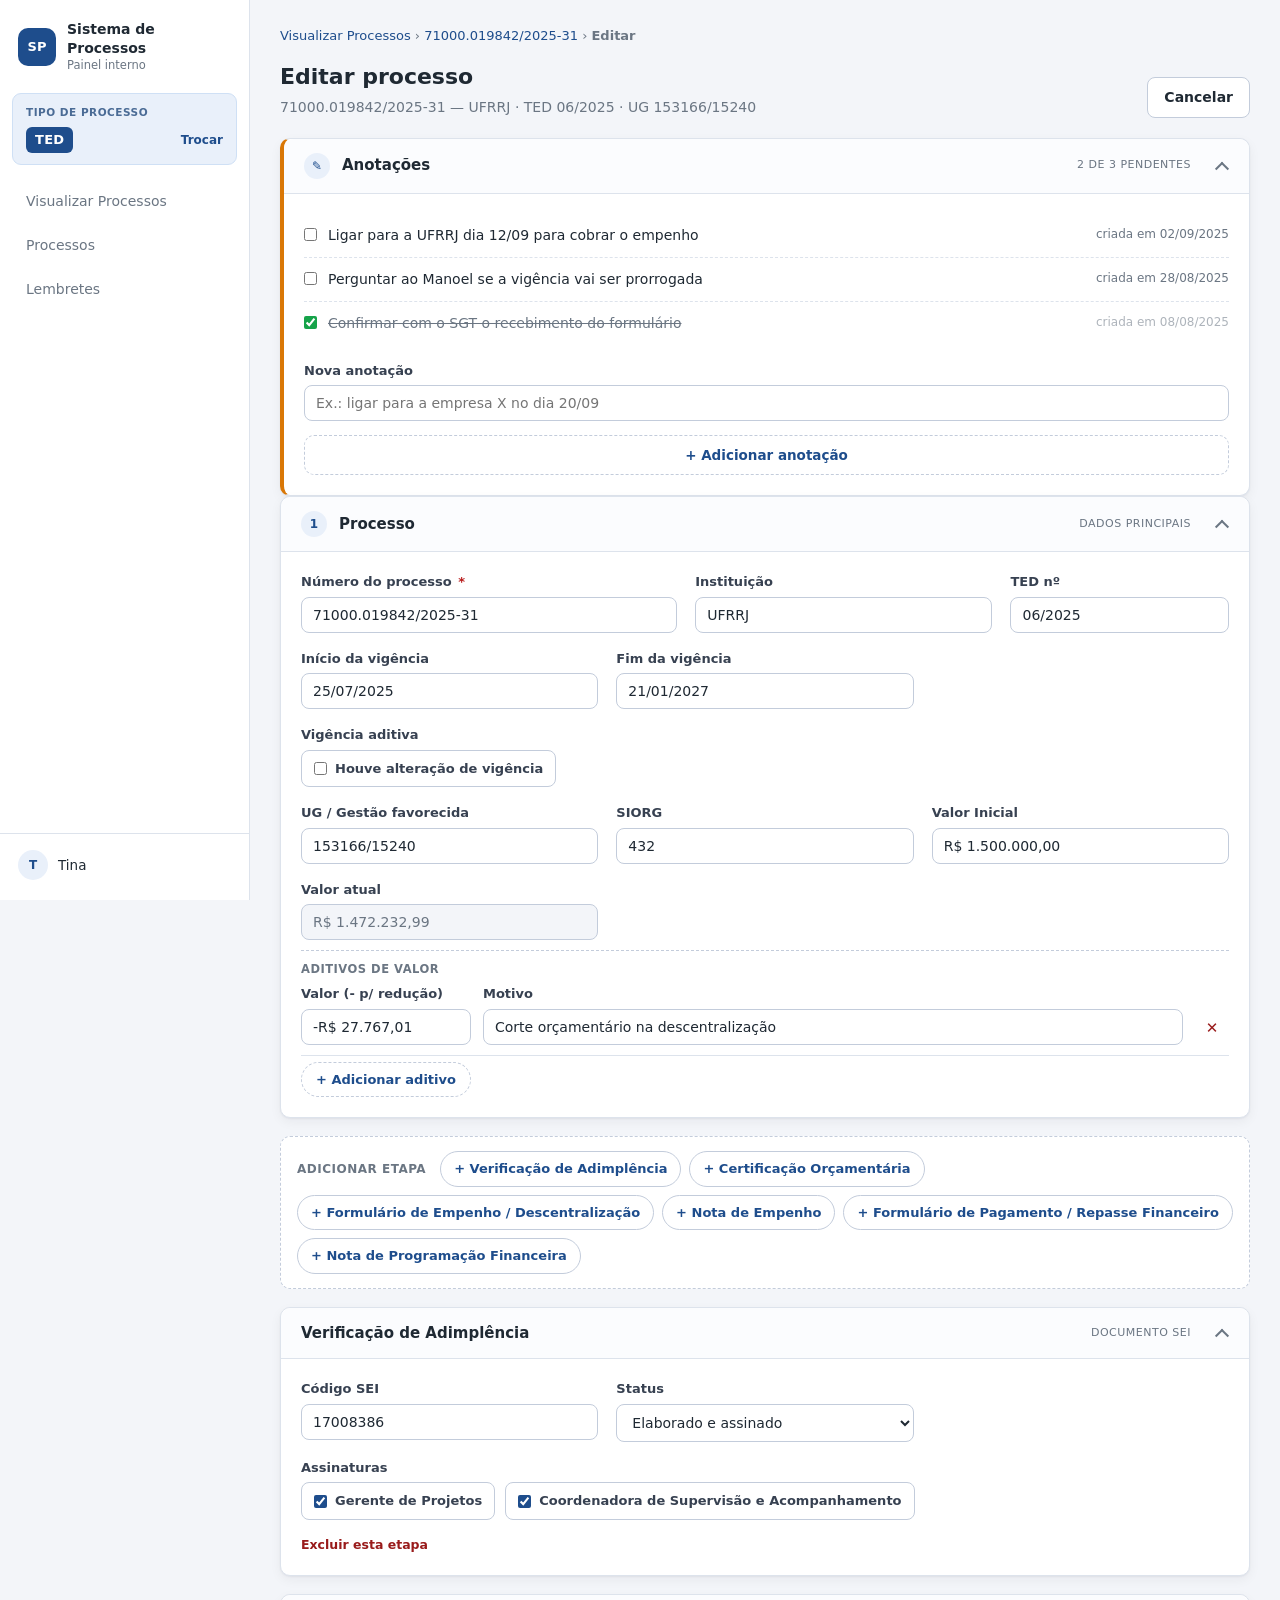
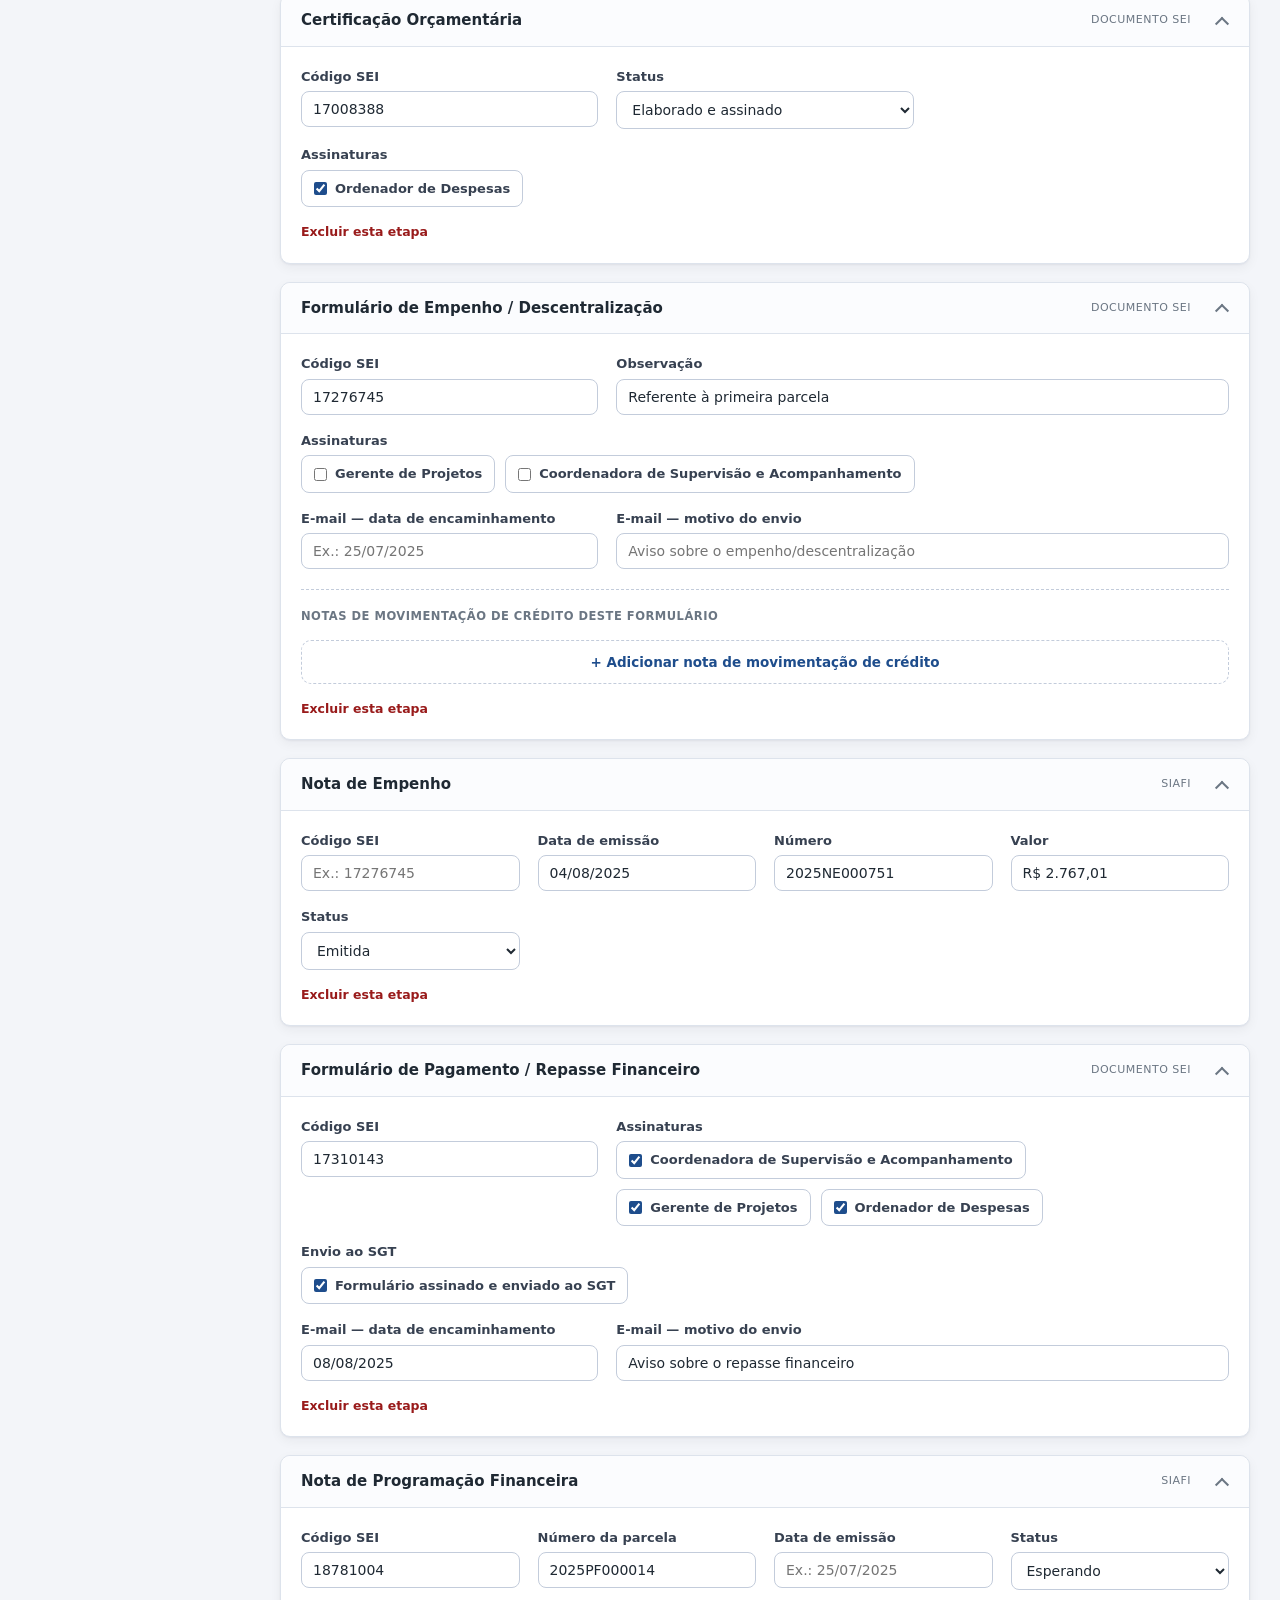
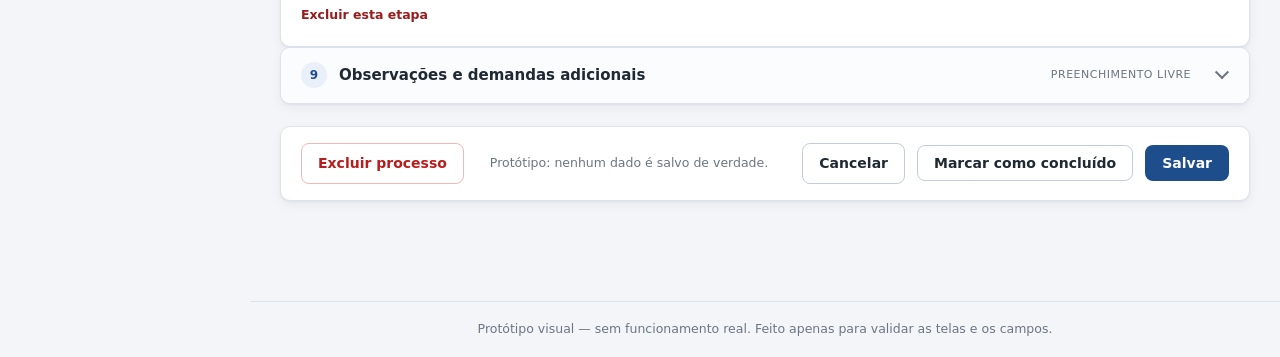
<file: ted-editar.html>
<!DOCTYPE html>
<html lang="pt-BR">
<head>
  <meta charset="UTF-8">
  <meta name="viewport" content="width=device-width, initial-scale=1">
  <title>TED &middot; Editar 71000.019842/2025-31 — Sistema de Processos</title>
  <link rel="stylesheet" href="estilo.css">
  <script src="mascaras.js" defer></script>
</head>
<body>

  <div class="app">

    <!-- ============ MENU LATERAL ============ -->
    <aside class="lateral">
      <div class="lateral-marca">
        <span class="sigla">SP</span>
        <span class="nome">
          <strong>Sistema de Processos</strong>
          Painel interno
        </span>
      </div>

      <div class="lateral-tipo">
        <span class="rotulo">Tipo de processo</span>
        <div class="atual">
          <span class="sigla-tipo">TED</span>
          <a href="index.html" class="trocar">Trocar</a>
        </div>
      </div>

      <nav class="menu">
        <a href="ted-visualizar.html">Visualizar Processos</a>
        <a href="ted-processos.html">Processos</a>
        <a href="ted-lembretes.html">Lembretes</a>
      </nav>

      <div class="lateral-usuario">
        <span class="avatar">T</span>
        Tina
      </div>
    </aside>

    <div class="conteudo">

  <main class="pagina">

    <div class="trilha">
      <a href="ted-visualizar.html">Visualizar Processos</a> &rsaquo;
      <a href="ted-detalhe.html">71000.019842/2025-31</a> &rsaquo; <strong>Editar</strong>
    </div>

    <div class="cabecalho-pagina">
      <div>
        <h1>Editar processo</h1>
        <p>71000.019842/2025-31 — UFRRJ · TED 06/2025 · UG 153166/15240</p>
      </div>
      <div class="acoes">
        <a href="ted-detalhe.html" class="botao secundario">Cancelar</a>
      </div>
    </div>

    <!-- ================= ANOTAÇÕES (topo do processo) ================= -->
    <details class="cartao anotacoes" open>
      <summary class="cartao-topo">
        <span class="numero">&#9998;</span>
        <h2>Anotações</h2>
        <span class="obrigatorio">2 de 3 pendentes</span>
      </summary>
      <div class="cartao-corpo">

        <label class="anotacao">
          <input type="checkbox">
          <span class="texto">Ligar para a UFRRJ dia 12/09 para cobrar o empenho</span>
          <span class="quando">criada em 02/09/2025</span>
        </label>

        <label class="anotacao">
          <input type="checkbox">
          <span class="texto">Perguntar ao Manoel se a vigência vai ser prorrogada</span>
          <span class="quando">criada em 28/08/2025</span>
        </label>

        <label class="anotacao">
          <input type="checkbox" checked>
          <span class="texto">Confirmar com o SGT o recebimento do formulário</span>
          <span class="quando">criada em 08/08/2025</span>
        </label>

        <div class="grade" style="margin-top:16px">
          <div class="campo col-12">
            <label for="nova-anotacao">Nova anotação</label>
            <input id="nova-anotacao" type="text" placeholder="Ex.: ligar para a empresa X no dia 20/09">
          </div>
        </div>

        <button type="button" class="adicionar">+ Adicionar anotação</button>

      </div>
    </details>

    <!-- ============================================================
         FORMULÁRIO
         As caixas de seleção logo abaixo são as etapas. Ficam
         escondidas pelo CSS; quem as marca são os botões do painel
         "Adicionar etapa". Sem JavaScript.
         ============================================================ -->
    <form action="ted-visualizar.html" method="get" class="form-etapas">

      <input type="checkbox" id="et-adim-1" checked>
      <input type="checkbox" id="et-adim-2">
      <input type="checkbox" id="et-adim-3">
      <input type="checkbox" id="et-adim-4">
      <input type="checkbox" id="et-cert-1" checked>
      <input type="checkbox" id="et-cert-2">
      <input type="checkbox" id="et-cert-3">
      <input type="checkbox" id="et-cert-4">
      <input type="checkbox" id="et-emp-1" checked>
      <input type="checkbox" id="et-emp-2">
      <input type="checkbox" id="et-emp-3">
      <input type="checkbox" id="et-emp-4">
      <input type="checkbox" id="et-ne-1" checked>
      <input type="checkbox" id="et-ne-2">
      <input type="checkbox" id="et-ne-3">
      <input type="checkbox" id="et-ne-4">
      <input type="checkbox" id="et-pag-1" checked>
      <input type="checkbox" id="et-pag-2">
      <input type="checkbox" id="et-pag-3">
      <input type="checkbox" id="et-pag-4">
      <input type="checkbox" id="et-pf-1" checked>
      <input type="checkbox" id="et-pf-2">
      <input type="checkbox" id="et-pf-3">
      <input type="checkbox" id="et-pf-4">

      <!-- ================= 1. PROCESSO (sempre presente) ================= -->
      <details class="cartao" open>
        <summary class="cartao-topo">
          <span class="numero">1</span>
          <h2>Processo</h2>
          <span class="obrigatorio">Dados principais</span>
        </summary>
        <div class="cartao-corpo">
          <div class="grade">

            <div class="campo col-5">
              <label for="processo-numero">Número do processo <span class="req">*</span></label>
              <input id="processo-numero" type="text" inputmode="numeric" value="71000.019842/2025-31" data-mascara="99999.999999/9999-99">
            </div>

            <div class="campo col-4">
              <label for="instituicao">Instituição</label>
              <input id="instituicao" type="text" value="UFRRJ">
            </div>

            <div class="campo col-3">
              <label for="ted-numero">TED nº</label>
              <input id="ted-numero" type="text" inputmode="numeric" value="06/2025" data-mascara="99/9999">
            </div>

            <div class="campo col-4">
              <label for="vig-inicio">Início da vigência</label>
              <input id="vig-inicio" type="text" inputmode="numeric" value="25/07/2025" data-mascara="99/99/9999">
            </div>

            <div class="campo col-4">
              <label for="vig-fim">Fim da vigência</label>
              <input id="vig-fim" type="text" inputmode="numeric" value="21/01/2027" data-mascara="99/99/9999">
            </div>

            <div class="campo col-12">
              <label>Vigência aditiva</label>
              <div class="assinaturas">
                <label class="assinatura">
                  <input type="checkbox">
                  Houve alteração de vigência
                </label>
              </div>
            </div>

            <div class="campo col-4">
              <label for="unidade-ug">UG / Gestão favorecida</label>
              <input id="unidade-ug" type="text" inputmode="numeric" value="153166/15240" data-mascara="999999/99999">
            </div>

            <div class="campo col-4">
              <label for="siorg">SIORG</label>
              <input id="siorg" type="text" value="432">
            </div>

            <div class="campo col-4">
              <label for="valor-inicial">Valor Inicial</label>
              <input id="valor-inicial" type="text" inputmode="numeric" value="R$ 1.500.000,00" data-dinheiro>
            </div>

            <div class="campo col-4">
              <label for="valor-final">Valor atual</label>
              <input id="valor-final" type="text" data-dinheiro readonly title="Calculado automaticamente: Valor Inicial + aditivos de valor">
            </div>

          </div>

          <div class="notas-do-empenho compacta">
            <input type="checkbox" id="adt-1" checked>
            <input type="checkbox" id="adt-2">
            <input type="checkbox" id="adt-3">
            <input type="checkbox" id="adt-4">

            <h4 class="titulo-sub">Aditivos de valor</h4>

            <div class="lista-notas">
              <div class="aditivo-linha" id="radt-1">
                <div class="campo aditivo-valor">
                  <label for="adt-valor-1">Valor (- p/ redução)</label>
                  <input id="adt-valor-1" type="text" inputmode="numeric" value="-R$ 27.767,01" data-dinheiro data-aditivo-valor>
                </div>
                <div class="campo aditivo-motivo">
                  <label for="adt-motivo-1">Motivo</label>
                  <input id="adt-motivo-1" type="text" value="Corte orçamentário na descentralização">
                </div>
                <label class="aditivo-remover" for="adt-1" title="Excluir aditivo">&#10005;</label>
              </div>

              <div class="aditivo-linha" id="radt-2">
                <div class="campo aditivo-valor">
                  <label for="adt-valor-2">Valor (- p/ redução)</label>
                  <input id="adt-valor-2" type="text" inputmode="numeric" placeholder="Ex.: R$ 50.000,00" data-dinheiro data-aditivo-valor>
                </div>
                <div class="campo aditivo-motivo">
                  <label for="adt-motivo-2">Motivo</label>
                  <input id="adt-motivo-2" type="text" placeholder="Ex.: corte orçamentário na descentralização">
                </div>
                <label class="aditivo-remover" for="adt-2" title="Excluir aditivo">&#10005;</label>
              </div>

              <div class="aditivo-linha" id="radt-3">
                <div class="campo aditivo-valor">
                  <label for="adt-valor-3">Valor (- p/ redução)</label>
                  <input id="adt-valor-3" type="text" inputmode="numeric" placeholder="Ex.: R$ 50.000,00" data-dinheiro data-aditivo-valor>
                </div>
                <div class="campo aditivo-motivo">
                  <label for="adt-motivo-3">Motivo</label>
                  <input id="adt-motivo-3" type="text" placeholder="Ex.: corte orçamentário na descentralização">
                </div>
                <label class="aditivo-remover" for="adt-3" title="Excluir aditivo">&#10005;</label>
              </div>

              <div class="aditivo-linha" id="radt-4">
                <div class="campo aditivo-valor">
                  <label for="adt-valor-4">Valor (- p/ redução)</label>
                  <input id="adt-valor-4" type="text" inputmode="numeric" placeholder="Ex.: R$ 50.000,00" data-dinheiro data-aditivo-valor>
                </div>
                <div class="campo aditivo-motivo">
                  <label for="adt-motivo-4">Motivo</label>
                  <input id="adt-motivo-4" type="text" placeholder="Ex.: corte orçamentário na descentralização">
                </div>
                <label class="aditivo-remover" for="adt-4" title="Excluir aditivo">&#10005;</label>
              </div>
            </div>

            <label class="adicionar-aditivo" for="adt-1">+ Adicionar aditivo</label>
            <label class="adicionar-aditivo" for="adt-2">+ Adicionar aditivo</label>
            <label class="adicionar-aditivo" for="adt-3">+ Adicionar aditivo</label>
            <label class="adicionar-aditivo" for="adt-4">+ Adicionar aditivo</label>
          </div>
        </div>
      </details>

      <!-- ================= PAINEL DE ADICIONAR ETAPAS ================= -->
      <div class="painel-adicionar">
        <span class="titulo">Adicionar etapa</span>
        <label class="chip-add" for="et-adim-1">+ Verificação de Adimplência</label>
        <label class="chip-add" for="et-adim-2">+ Verificação de Adimplência</label>
        <label class="chip-add" for="et-adim-3">+ Verificação de Adimplência</label>
        <label class="chip-add" for="et-adim-4">+ Verificação de Adimplência</label>
        <label class="chip-add" for="et-cert-1">+ Certificação Orçamentária</label>
        <label class="chip-add" for="et-cert-2">+ Certificação Orçamentária</label>
        <label class="chip-add" for="et-cert-3">+ Certificação Orçamentária</label>
        <label class="chip-add" for="et-cert-4">+ Certificação Orçamentária</label>
        <label class="chip-add" for="et-emp-1">+ Formulário de Empenho / Descentralização</label>
        <label class="chip-add" for="et-emp-2">+ Formulário de Empenho / Descentralização</label>
        <label class="chip-add" for="et-emp-3">+ Formulário de Empenho / Descentralização</label>
        <label class="chip-add" for="et-emp-4">+ Formulário de Empenho / Descentralização</label>
        <label class="chip-add" for="et-ne-1">+ Nota de Empenho</label>
        <label class="chip-add" for="et-ne-2">+ Nota de Empenho</label>
        <label class="chip-add" for="et-ne-3">+ Nota de Empenho</label>
        <label class="chip-add" for="et-ne-4">+ Nota de Empenho</label>
        <label class="chip-add" for="et-pag-1">+ Formulário de Pagamento / Repasse Financeiro</label>
        <label class="chip-add" for="et-pag-2">+ Formulário de Pagamento / Repasse Financeiro</label>
        <label class="chip-add" for="et-pag-3">+ Formulário de Pagamento / Repasse Financeiro</label>
        <label class="chip-add" for="et-pag-4">+ Formulário de Pagamento / Repasse Financeiro</label>
        <label class="chip-add" for="et-pf-1">+ Nota de Programação Financeira</label>
        <label class="chip-add" for="et-pf-2">+ Nota de Programação Financeira</label>
        <label class="chip-add" for="et-pf-3">+ Nota de Programação Financeira</label>
        <label class="chip-add" for="et-pf-4">+ Nota de Programação Financeira</label>
      </div>

      <!-- ================= ETAPAS ADICIONADAS ================= -->
      <div class="etapas">

        <details class="cartao" id="s-adim-1" open>
          <summary class="cartao-topo">
            <h2>Verificação de Adimplência</h2>
            <span class="obrigatorio">Documento SEI</span>
          </summary>
          <div class="cartao-corpo">
            <div class="grade">
              <div class="campo col-4">
                <label for="adim-sei-1">Código SEI</label>
                <input id="adim-sei-1" type="text" value="17008386">
              </div>
              <div class="campo col-4">
                <label for="adim-status-1">Status</label>
                <select id="adim-status-1">
                  <option>Não iniciado</option>
                  <option>Em elaboração</option>
                  <option>Elaborado</option>
                  <option selected>Elaborado e assinado</option>
                </select>
              </div>
              <div class="campo col-12">
                <label>Assinaturas</label>
                <div class="assinaturas">
                  <label class="assinatura"><input type="checkbox" checked> Gerente de Projetos</label>
                  <label class="assinatura"><input type="checkbox" checked> Coordenadora de Supervisão e Acompanhamento</label>
                </div>
              </div>
            </div>
            <label class="remover-etapa" for="et-adim-1">Excluir esta etapa</label>
          </div>
        </details>

        <details class="cartao" id="s-adim-2" open>
          <summary class="cartao-topo">
            <h2>Verificação de Adimplência</h2>
            <span class="obrigatorio">Documento SEI</span>
          </summary>
          <div class="cartao-corpo">
            <div class="grade">
              <div class="campo col-4">
                <label for="adim-sei-2">Código SEI</label>
                <input id="adim-sei-2" type="text" placeholder="Ex.: 17008386">
              </div>
              <div class="campo col-4">
                <label for="adim-status-2">Status</label>
                <select id="adim-status-2">
                  <option>Não iniciado</option>
                  <option>Em elaboração</option>
                  <option>Elaborado</option>
                  <option>Elaborado e assinado</option>
                </select>
              </div>
              <div class="campo col-12">
                <label>Assinaturas</label>
                <div class="assinaturas">
                  <label class="assinatura"><input type="checkbox"> Gerente de Projetos</label>
                  <label class="assinatura"><input type="checkbox"> Coordenadora de Supervisão e Acompanhamento</label>
                </div>
              </div>
            </div>
            <label class="remover-etapa" for="et-adim-2">Excluir esta etapa</label>
          </div>
        </details>

        <details class="cartao" id="s-adim-3" open>
          <summary class="cartao-topo">
            <h2>Verificação de Adimplência</h2>
            <span class="obrigatorio">Documento SEI</span>
          </summary>
          <div class="cartao-corpo">
            <div class="grade">
              <div class="campo col-4">
                <label for="adim-sei-3">Código SEI</label>
                <input id="adim-sei-3" type="text" placeholder="Ex.: 17008386">
              </div>
              <div class="campo col-4">
                <label for="adim-status-3">Status</label>
                <select id="adim-status-3">
                  <option>Não iniciado</option>
                  <option>Em elaboração</option>
                  <option>Elaborado</option>
                  <option>Elaborado e assinado</option>
                </select>
              </div>
              <div class="campo col-12">
                <label>Assinaturas</label>
                <div class="assinaturas">
                  <label class="assinatura"><input type="checkbox"> Gerente de Projetos</label>
                  <label class="assinatura"><input type="checkbox"> Coordenadora de Supervisão e Acompanhamento</label>
                </div>
              </div>
            </div>
            <label class="remover-etapa" for="et-adim-3">Excluir esta etapa</label>
          </div>
        </details>

        <details class="cartao" id="s-adim-4" open>
          <summary class="cartao-topo">
            <h2>Verificação de Adimplência</h2>
            <span class="obrigatorio">Documento SEI</span>
          </summary>
          <div class="cartao-corpo">
            <div class="grade">
              <div class="campo col-4">
                <label for="adim-sei-4">Código SEI</label>
                <input id="adim-sei-4" type="text" placeholder="Ex.: 17008386">
              </div>
              <div class="campo col-4">
                <label for="adim-status-4">Status</label>
                <select id="adim-status-4">
                  <option>Não iniciado</option>
                  <option>Em elaboração</option>
                  <option>Elaborado</option>
                  <option>Elaborado e assinado</option>
                </select>
              </div>
              <div class="campo col-12">
                <label>Assinaturas</label>
                <div class="assinaturas">
                  <label class="assinatura"><input type="checkbox"> Gerente de Projetos</label>
                  <label class="assinatura"><input type="checkbox"> Coordenadora de Supervisão e Acompanhamento</label>
                </div>
              </div>
            </div>
            <label class="remover-etapa" for="et-adim-4">Excluir esta etapa</label>
          </div>
        </details>

        <details class="cartao" id="s-cert-1" open>
          <summary class="cartao-topo">
            <h2>Certificação Orçamentária</h2>
            <span class="obrigatorio">Documento SEI</span>
          </summary>
          <div class="cartao-corpo">
            <div class="grade">
              <div class="campo col-4">
                <label for="cert-sei-1">Código SEI</label>
                <input id="cert-sei-1" type="text" value="17008388">
              </div>
              <div class="campo col-4">
                <label for="cert-status-1">Status</label>
                <select id="cert-status-1">
                  <option>Não iniciado</option>
                  <option>Em elaboração</option>
                  <option>Elaborado</option>
                  <option selected>Elaborado e assinado</option>
                </select>
              </div>
              <div class="campo col-12">
                <label>Assinaturas</label>
                <div class="assinaturas">
                  <label class="assinatura"><input type="checkbox" checked> Ordenador de Despesas</label>
                </div>
              </div>
            </div>
            <label class="remover-etapa" for="et-cert-1">Excluir esta etapa</label>
          </div>
        </details>

        <details class="cartao" id="s-cert-2" open>
          <summary class="cartao-topo">
            <h2>Certificação Orçamentária</h2>
            <span class="obrigatorio">Documento SEI</span>
          </summary>
          <div class="cartao-corpo">
            <div class="grade">
              <div class="campo col-4">
                <label for="cert-sei-2">Código SEI</label>
                <input id="cert-sei-2" type="text" placeholder="Ex.: 17008388">
              </div>
              <div class="campo col-4">
                <label for="cert-status-2">Status</label>
                <select id="cert-status-2">
                  <option>Não iniciado</option>
                  <option>Em elaboração</option>
                  <option>Elaborado</option>
                  <option>Elaborado e assinado</option>
                </select>
              </div>
              <div class="campo col-12">
                <label>Assinaturas</label>
                <div class="assinaturas">
                  <label class="assinatura"><input type="checkbox"> Ordenador de Despesas</label>
                </div>
              </div>
            </div>
            <label class="remover-etapa" for="et-cert-2">Excluir esta etapa</label>
          </div>
        </details>

        <details class="cartao" id="s-cert-3" open>
          <summary class="cartao-topo">
            <h2>Certificação Orçamentária</h2>
            <span class="obrigatorio">Documento SEI</span>
          </summary>
          <div class="cartao-corpo">
            <div class="grade">
              <div class="campo col-4">
                <label for="cert-sei-3">Código SEI</label>
                <input id="cert-sei-3" type="text" placeholder="Ex.: 17008388">
              </div>
              <div class="campo col-4">
                <label for="cert-status-3">Status</label>
                <select id="cert-status-3">
                  <option>Não iniciado</option>
                  <option>Em elaboração</option>
                  <option>Elaborado</option>
                  <option>Elaborado e assinado</option>
                </select>
              </div>
              <div class="campo col-12">
                <label>Assinaturas</label>
                <div class="assinaturas">
                  <label class="assinatura"><input type="checkbox"> Ordenador de Despesas</label>
                </div>
              </div>
            </div>
            <label class="remover-etapa" for="et-cert-3">Excluir esta etapa</label>
          </div>
        </details>

        <details class="cartao" id="s-cert-4" open>
          <summary class="cartao-topo">
            <h2>Certificação Orçamentária</h2>
            <span class="obrigatorio">Documento SEI</span>
          </summary>
          <div class="cartao-corpo">
            <div class="grade">
              <div class="campo col-4">
                <label for="cert-sei-4">Código SEI</label>
                <input id="cert-sei-4" type="text" placeholder="Ex.: 17008388">
              </div>
              <div class="campo col-4">
                <label for="cert-status-4">Status</label>
                <select id="cert-status-4">
                  <option>Não iniciado</option>
                  <option>Em elaboração</option>
                  <option>Elaborado</option>
                  <option>Elaborado e assinado</option>
                </select>
              </div>
              <div class="campo col-12">
                <label>Assinaturas</label>
                <div class="assinaturas">
                  <label class="assinatura"><input type="checkbox"> Ordenador de Despesas</label>
                </div>
              </div>
            </div>
            <label class="remover-etapa" for="et-cert-4">Excluir esta etapa</label>
          </div>
        </details>

        <details class="cartao" id="s-emp-1" open>
          <summary class="cartao-topo">
            <h2>Formulário de Empenho / Descentralização</h2>
            <span class="obrigatorio">Documento SEI</span>
          </summary>
          <div class="cartao-corpo">
            <div class="grade">
              <div class="campo col-4">
                <label for="emp-sei-1">Código SEI</label>
                <input id="emp-sei-1" type="text" value="17276745">
              </div>
              <div class="campo col-8">
                <label for="emp-obs-1">Observação</label>
                <input id="emp-obs-1" type="text" value="Referente à primeira parcela">
              </div>
              <div class="campo col-12">
                <label>Assinaturas</label>
                <div class="assinaturas">
                  <label class="assinatura"><input type="checkbox"> Gerente de Projetos</label>
                  <label class="assinatura"><input type="checkbox"> Coordenadora de Supervisão e Acompanhamento</label>
                </div>
              </div>
              <div class="campo col-4">
                <label for="emp-email-data-1">E-mail — data de encaminhamento</label>
                <input id="emp-email-data-1" type="text" inputmode="numeric" placeholder="Ex.: 25/07/2025" data-mascara="99/99/9999">
              </div>
              <div class="campo col-8">
                <label for="emp-email-motivo-1">E-mail — motivo do envio</label>
                <input id="emp-email-motivo-1" type="text" placeholder="Aviso sobre o empenho/descentralização">
              </div>
            </div>

            <div class="notas-do-empenho">
              <input type="checkbox" id="nc-1-1">
              <input type="checkbox" id="nc-1-2">
              <input type="checkbox" id="nc-1-3">

              <h4 class="titulo-sub">Notas de movimentação de crédito deste formulário</h4>

              <div class="lista-notas">
                <div class="repeticao" id="n-1-1">
                  <div class="repeticao-topo">
                    <h4>Nota 1</h4>
                    <label class="remover-nota" for="nc-1-1">Excluir</label>
                  </div>
                  <div class="grade">
                    <div class="campo col-3">
                      <label for="nc-sei-1-1">Código SEI</label>
                      <input id="nc-sei-1-1" type="text" placeholder="Ex.: 19118182">
                    </div>
                    <div class="campo col-3">
                      <label for="nc-num-1-1">Número</label>
                      <input id="nc-num-1-1" type="text" placeholder="Ex.: 2026NC000069">
                    </div>
                    <div class="campo col-3">
                      <label for="nc-data-1-1">Data de emissão</label>
                      <input id="nc-data-1-1" type="text" inputmode="numeric" placeholder="Ex.: 25/07/2025" data-mascara="99/99/9999">
                    </div>
                    <div class="campo col-3">
                      <label for="nc-status-1-1">Status</label>
                      <select id="nc-status-1-1">
                        <option>Esperando</option>
                        <option>Emitida</option>
                      </select>
                    </div>
                  </div>
                </div>

                <div class="repeticao" id="n-1-2">
                  <div class="repeticao-topo">
                    <h4>Nota 2</h4>
                    <label class="remover-nota" for="nc-1-2">Excluir</label>
                  </div>
                  <div class="grade">
                    <div class="campo col-3">
                      <label for="nc-sei-1-2">Código SEI</label>
                      <input id="nc-sei-1-2" type="text" placeholder="Ex.: 19118182">
                    </div>
                    <div class="campo col-3">
                      <label for="nc-num-1-2">Número</label>
                      <input id="nc-num-1-2" type="text" placeholder="Ex.: 2026NC000069">
                    </div>
                    <div class="campo col-3">
                      <label for="nc-data-1-2">Data de emissão</label>
                      <input id="nc-data-1-2" type="text" inputmode="numeric" placeholder="Ex.: 25/07/2025" data-mascara="99/99/9999">
                    </div>
                    <div class="campo col-3">
                      <label for="nc-status-1-2">Status</label>
                      <select id="nc-status-1-2">
                        <option>Esperando</option>
                        <option>Emitida</option>
                      </select>
                    </div>
                  </div>
                </div>

                <div class="repeticao" id="n-1-3">
                  <div class="repeticao-topo">
                    <h4>Nota 3</h4>
                    <label class="remover-nota" for="nc-1-3">Excluir</label>
                  </div>
                  <div class="grade">
                    <div class="campo col-3">
                      <label for="nc-sei-1-3">Código SEI</label>
                      <input id="nc-sei-1-3" type="text" placeholder="Ex.: 19118182">
                    </div>
                    <div class="campo col-3">
                      <label for="nc-num-1-3">Número</label>
                      <input id="nc-num-1-3" type="text" placeholder="Ex.: 2026NC000069">
                    </div>
                    <div class="campo col-3">
                      <label for="nc-data-1-3">Data de emissão</label>
                      <input id="nc-data-1-3" type="text" inputmode="numeric" placeholder="Ex.: 25/07/2025" data-mascara="99/99/9999">
                    </div>
                    <div class="campo col-3">
                      <label for="nc-status-1-3">Status</label>
                      <select id="nc-status-1-3">
                        <option>Esperando</option>
                        <option>Emitida</option>
                      </select>
                    </div>
                  </div>
                </div>
              </div>

              <label class="adicionar" for="nc-1-1">+ Adicionar nota de movimentação de crédito</label>
              <label class="adicionar" for="nc-1-2">+ Adicionar nota de movimentação de crédito</label>
              <label class="adicionar" for="nc-1-3">+ Adicionar nota de movimentação de crédito</label>
            </div>

            <label class="remover-etapa" for="et-emp-1">Excluir esta etapa</label>
          </div>
        </details>

        <details class="cartao" id="s-emp-2" open>
          <summary class="cartao-topo">
            <h2>Formulário de Empenho / Descentralização</h2>
            <span class="obrigatorio">Documento SEI</span>
          </summary>
          <div class="cartao-corpo">
            <div class="grade">
              <div class="campo col-4">
                <label for="emp-sei-2">Código SEI</label>
                <input id="emp-sei-2" type="text" placeholder="Ex.: 17276745">
              </div>
              <div class="campo col-8">
                <label for="emp-obs-2">Observação</label>
                <input id="emp-obs-2" type="text" placeholder="Ex.: referente à primeira parcela">
              </div>
              <div class="campo col-12">
                <label>Assinaturas</label>
                <div class="assinaturas">
                  <label class="assinatura"><input type="checkbox"> Gerente de Projetos</label>
                  <label class="assinatura"><input type="checkbox"> Coordenadora de Supervisão e Acompanhamento</label>
                </div>
              </div>
              <div class="campo col-4">
                <label for="emp-email-data-2">E-mail — data de encaminhamento</label>
                <input id="emp-email-data-2" type="text" inputmode="numeric" placeholder="Ex.: 25/07/2025" data-mascara="99/99/9999">
              </div>
              <div class="campo col-8">
                <label for="emp-email-motivo-2">E-mail — motivo do envio</label>
                <input id="emp-email-motivo-2" type="text" placeholder="Aviso sobre o empenho/descentralização">
              </div>
            </div>

            <div class="notas-do-empenho">
              <input type="checkbox" id="nc-2-1">
              <input type="checkbox" id="nc-2-2">
              <input type="checkbox" id="nc-2-3">

              <h4 class="titulo-sub">Notas de movimentação de crédito deste formulário</h4>

              <div class="lista-notas">
                <div class="repeticao" id="n-2-1">
                  <div class="repeticao-topo">
                    <h4>Nota 1</h4>
                    <label class="remover-nota" for="nc-2-1">Excluir</label>
                  </div>
                  <div class="grade">
                    <div class="campo col-3">
                      <label for="nc-sei-2-1">Código SEI</label>
                      <input id="nc-sei-2-1" type="text" placeholder="Ex.: 19118182">
                    </div>
                    <div class="campo col-3">
                      <label for="nc-num-2-1">Número</label>
                      <input id="nc-num-2-1" type="text" placeholder="Ex.: 2026NC000069">
                    </div>
                    <div class="campo col-3">
                      <label for="nc-data-2-1">Data de emissão</label>
                      <input id="nc-data-2-1" type="text" inputmode="numeric" placeholder="Ex.: 25/07/2025" data-mascara="99/99/9999">
                    </div>
                    <div class="campo col-3">
                      <label for="nc-status-2-1">Status</label>
                      <select id="nc-status-2-1">
                        <option>Esperando</option>
                        <option>Emitida</option>
                      </select>
                    </div>
                  </div>
                </div>

                <div class="repeticao" id="n-2-2">
                  <div class="repeticao-topo">
                    <h4>Nota 2</h4>
                    <label class="remover-nota" for="nc-2-2">Excluir</label>
                  </div>
                  <div class="grade">
                    <div class="campo col-3">
                      <label for="nc-sei-2-2">Código SEI</label>
                      <input id="nc-sei-2-2" type="text" placeholder="Ex.: 19118182">
                    </div>
                    <div class="campo col-3">
                      <label for="nc-num-2-2">Número</label>
                      <input id="nc-num-2-2" type="text" placeholder="Ex.: 2026NC000069">
                    </div>
                    <div class="campo col-3">
                      <label for="nc-data-2-2">Data de emissão</label>
                      <input id="nc-data-2-2" type="text" inputmode="numeric" placeholder="Ex.: 25/07/2025" data-mascara="99/99/9999">
                    </div>
                    <div class="campo col-3">
                      <label for="nc-status-2-2">Status</label>
                      <select id="nc-status-2-2">
                        <option>Esperando</option>
                        <option>Emitida</option>
                      </select>
                    </div>
                  </div>
                </div>

                <div class="repeticao" id="n-2-3">
                  <div class="repeticao-topo">
                    <h4>Nota 3</h4>
                    <label class="remover-nota" for="nc-2-3">Excluir</label>
                  </div>
                  <div class="grade">
                    <div class="campo col-3">
                      <label for="nc-sei-2-3">Código SEI</label>
                      <input id="nc-sei-2-3" type="text" placeholder="Ex.: 19118182">
                    </div>
                    <div class="campo col-3">
                      <label for="nc-num-2-3">Número</label>
                      <input id="nc-num-2-3" type="text" placeholder="Ex.: 2026NC000069">
                    </div>
                    <div class="campo col-3">
                      <label for="nc-data-2-3">Data de emissão</label>
                      <input id="nc-data-2-3" type="text" inputmode="numeric" placeholder="Ex.: 25/07/2025" data-mascara="99/99/9999">
                    </div>
                    <div class="campo col-3">
                      <label for="nc-status-2-3">Status</label>
                      <select id="nc-status-2-3">
                        <option>Esperando</option>
                        <option>Emitida</option>
                      </select>
                    </div>
                  </div>
                </div>
              </div>

              <label class="adicionar" for="nc-2-1">+ Adicionar nota de movimentação de crédito</label>
              <label class="adicionar" for="nc-2-2">+ Adicionar nota de movimentação de crédito</label>
              <label class="adicionar" for="nc-2-3">+ Adicionar nota de movimentação de crédito</label>
            </div>

            <label class="remover-etapa" for="et-emp-2">Excluir esta etapa</label>
          </div>
        </details>

        <details class="cartao" id="s-emp-3" open>
          <summary class="cartao-topo">
            <h2>Formulário de Empenho / Descentralização</h2>
            <span class="obrigatorio">Documento SEI</span>
          </summary>
          <div class="cartao-corpo">
            <div class="grade">
              <div class="campo col-4">
                <label for="emp-sei-3">Código SEI</label>
                <input id="emp-sei-3" type="text" placeholder="Ex.: 17276745">
              </div>
              <div class="campo col-8">
                <label for="emp-obs-3">Observação</label>
                <input id="emp-obs-3" type="text" placeholder="Ex.: referente à primeira parcela">
              </div>
              <div class="campo col-12">
                <label>Assinaturas</label>
                <div class="assinaturas">
                  <label class="assinatura"><input type="checkbox"> Gerente de Projetos</label>
                  <label class="assinatura"><input type="checkbox"> Coordenadora de Supervisão e Acompanhamento</label>
                </div>
              </div>
              <div class="campo col-4">
                <label for="emp-email-data-3">E-mail — data de encaminhamento</label>
                <input id="emp-email-data-3" type="text" inputmode="numeric" placeholder="Ex.: 25/07/2025" data-mascara="99/99/9999">
              </div>
              <div class="campo col-8">
                <label for="emp-email-motivo-3">E-mail — motivo do envio</label>
                <input id="emp-email-motivo-3" type="text" placeholder="Aviso sobre o empenho/descentralização">
              </div>
            </div>

            <div class="notas-do-empenho">
              <input type="checkbox" id="nc-3-1">
              <input type="checkbox" id="nc-3-2">
              <input type="checkbox" id="nc-3-3">

              <h4 class="titulo-sub">Notas de movimentação de crédito deste formulário</h4>

              <div class="lista-notas">
                <div class="repeticao" id="n-3-1">
                  <div class="repeticao-topo">
                    <h4>Nota 1</h4>
                    <label class="remover-nota" for="nc-3-1">Excluir</label>
                  </div>
                  <div class="grade">
                    <div class="campo col-3">
                      <label for="nc-sei-3-1">Código SEI</label>
                      <input id="nc-sei-3-1" type="text" placeholder="Ex.: 19118182">
                    </div>
                    <div class="campo col-3">
                      <label for="nc-num-3-1">Número</label>
                      <input id="nc-num-3-1" type="text" placeholder="Ex.: 2026NC000069">
                    </div>
                    <div class="campo col-3">
                      <label for="nc-data-3-1">Data de emissão</label>
                      <input id="nc-data-3-1" type="text" inputmode="numeric" placeholder="Ex.: 25/07/2025" data-mascara="99/99/9999">
                    </div>
                    <div class="campo col-3">
                      <label for="nc-status-3-1">Status</label>
                      <select id="nc-status-3-1">
                        <option>Esperando</option>
                        <option>Emitida</option>
                      </select>
                    </div>
                  </div>
                </div>

                <div class="repeticao" id="n-3-2">
                  <div class="repeticao-topo">
                    <h4>Nota 2</h4>
                    <label class="remover-nota" for="nc-3-2">Excluir</label>
                  </div>
                  <div class="grade">
                    <div class="campo col-3">
                      <label for="nc-sei-3-2">Código SEI</label>
                      <input id="nc-sei-3-2" type="text" placeholder="Ex.: 19118182">
                    </div>
                    <div class="campo col-3">
                      <label for="nc-num-3-2">Número</label>
                      <input id="nc-num-3-2" type="text" placeholder="Ex.: 2026NC000069">
                    </div>
                    <div class="campo col-3">
                      <label for="nc-data-3-2">Data de emissão</label>
                      <input id="nc-data-3-2" type="text" inputmode="numeric" placeholder="Ex.: 25/07/2025" data-mascara="99/99/9999">
                    </div>
                    <div class="campo col-3">
                      <label for="nc-status-3-2">Status</label>
                      <select id="nc-status-3-2">
                        <option>Esperando</option>
                        <option>Emitida</option>
                      </select>
                    </div>
                  </div>
                </div>

                <div class="repeticao" id="n-3-3">
                  <div class="repeticao-topo">
                    <h4>Nota 3</h4>
                    <label class="remover-nota" for="nc-3-3">Excluir</label>
                  </div>
                  <div class="grade">
                    <div class="campo col-3">
                      <label for="nc-sei-3-3">Código SEI</label>
                      <input id="nc-sei-3-3" type="text" placeholder="Ex.: 19118182">
                    </div>
                    <div class="campo col-3">
                      <label for="nc-num-3-3">Número</label>
                      <input id="nc-num-3-3" type="text" placeholder="Ex.: 2026NC000069">
                    </div>
                    <div class="campo col-3">
                      <label for="nc-data-3-3">Data de emissão</label>
                      <input id="nc-data-3-3" type="text" inputmode="numeric" placeholder="Ex.: 25/07/2025" data-mascara="99/99/9999">
                    </div>
                    <div class="campo col-3">
                      <label for="nc-status-3-3">Status</label>
                      <select id="nc-status-3-3">
                        <option>Esperando</option>
                        <option>Emitida</option>
                      </select>
                    </div>
                  </div>
                </div>
              </div>

              <label class="adicionar" for="nc-3-1">+ Adicionar nota de movimentação de crédito</label>
              <label class="adicionar" for="nc-3-2">+ Adicionar nota de movimentação de crédito</label>
              <label class="adicionar" for="nc-3-3">+ Adicionar nota de movimentação de crédito</label>
            </div>

            <label class="remover-etapa" for="et-emp-3">Excluir esta etapa</label>
          </div>
        </details>

        <details class="cartao" id="s-emp-4" open>
          <summary class="cartao-topo">
            <h2>Formulário de Empenho / Descentralização</h2>
            <span class="obrigatorio">Documento SEI</span>
          </summary>
          <div class="cartao-corpo">
            <div class="grade">
              <div class="campo col-4">
                <label for="emp-sei-4">Código SEI</label>
                <input id="emp-sei-4" type="text" placeholder="Ex.: 17276745">
              </div>
              <div class="campo col-8">
                <label for="emp-obs-4">Observação</label>
                <input id="emp-obs-4" type="text" placeholder="Ex.: referente à primeira parcela">
              </div>
              <div class="campo col-12">
                <label>Assinaturas</label>
                <div class="assinaturas">
                  <label class="assinatura"><input type="checkbox"> Gerente de Projetos</label>
                  <label class="assinatura"><input type="checkbox"> Coordenadora de Supervisão e Acompanhamento</label>
                </div>
              </div>
              <div class="campo col-4">
                <label for="emp-email-data-4">E-mail — data de encaminhamento</label>
                <input id="emp-email-data-4" type="text" inputmode="numeric" placeholder="Ex.: 25/07/2025" data-mascara="99/99/9999">
              </div>
              <div class="campo col-8">
                <label for="emp-email-motivo-4">E-mail — motivo do envio</label>
                <input id="emp-email-motivo-4" type="text" placeholder="Aviso sobre o empenho/descentralização">
              </div>
            </div>

            <div class="notas-do-empenho">
              <input type="checkbox" id="nc-4-1">
              <input type="checkbox" id="nc-4-2">
              <input type="checkbox" id="nc-4-3">

              <h4 class="titulo-sub">Notas de movimentação de crédito deste formulário</h4>

              <div class="lista-notas">
                <div class="repeticao" id="n-4-1">
                  <div class="repeticao-topo">
                    <h4>Nota 1</h4>
                    <label class="remover-nota" for="nc-4-1">Excluir</label>
                  </div>
                  <div class="grade">
                    <div class="campo col-3">
                      <label for="nc-sei-4-1">Código SEI</label>
                      <input id="nc-sei-4-1" type="text" placeholder="Ex.: 19118182">
                    </div>
                    <div class="campo col-3">
                      <label for="nc-num-4-1">Número</label>
                      <input id="nc-num-4-1" type="text" placeholder="Ex.: 2026NC000069">
                    </div>
                    <div class="campo col-3">
                      <label for="nc-data-4-1">Data de emissão</label>
                      <input id="nc-data-4-1" type="text" inputmode="numeric" placeholder="Ex.: 25/07/2025" data-mascara="99/99/9999">
                    </div>
                    <div class="campo col-3">
                      <label for="nc-status-4-1">Status</label>
                      <select id="nc-status-4-1">
                        <option>Esperando</option>
                        <option>Emitida</option>
                      </select>
                    </div>
                  </div>
                </div>

                <div class="repeticao" id="n-4-2">
                  <div class="repeticao-topo">
                    <h4>Nota 2</h4>
                    <label class="remover-nota" for="nc-4-2">Excluir</label>
                  </div>
                  <div class="grade">
                    <div class="campo col-3">
                      <label for="nc-sei-4-2">Código SEI</label>
                      <input id="nc-sei-4-2" type="text" placeholder="Ex.: 19118182">
                    </div>
                    <div class="campo col-3">
                      <label for="nc-num-4-2">Número</label>
                      <input id="nc-num-4-2" type="text" placeholder="Ex.: 2026NC000069">
                    </div>
                    <div class="campo col-3">
                      <label for="nc-data-4-2">Data de emissão</label>
                      <input id="nc-data-4-2" type="text" inputmode="numeric" placeholder="Ex.: 25/07/2025" data-mascara="99/99/9999">
                    </div>
                    <div class="campo col-3">
                      <label for="nc-status-4-2">Status</label>
                      <select id="nc-status-4-2">
                        <option>Esperando</option>
                        <option>Emitida</option>
                      </select>
                    </div>
                  </div>
                </div>

                <div class="repeticao" id="n-4-3">
                  <div class="repeticao-topo">
                    <h4>Nota 3</h4>
                    <label class="remover-nota" for="nc-4-3">Excluir</label>
                  </div>
                  <div class="grade">
                    <div class="campo col-3">
                      <label for="nc-sei-4-3">Código SEI</label>
                      <input id="nc-sei-4-3" type="text" placeholder="Ex.: 19118182">
                    </div>
                    <div class="campo col-3">
                      <label for="nc-num-4-3">Número</label>
                      <input id="nc-num-4-3" type="text" placeholder="Ex.: 2026NC000069">
                    </div>
                    <div class="campo col-3">
                      <label for="nc-data-4-3">Data de emissão</label>
                      <input id="nc-data-4-3" type="text" inputmode="numeric" placeholder="Ex.: 25/07/2025" data-mascara="99/99/9999">
                    </div>
                    <div class="campo col-3">
                      <label for="nc-status-4-3">Status</label>
                      <select id="nc-status-4-3">
                        <option>Esperando</option>
                        <option>Emitida</option>
                      </select>
                    </div>
                  </div>
                </div>
              </div>

              <label class="adicionar" for="nc-4-1">+ Adicionar nota de movimentação de crédito</label>
              <label class="adicionar" for="nc-4-2">+ Adicionar nota de movimentação de crédito</label>
              <label class="adicionar" for="nc-4-3">+ Adicionar nota de movimentação de crédito</label>
            </div>

            <label class="remover-etapa" for="et-emp-4">Excluir esta etapa</label>
          </div>
        </details>

        <details class="cartao" id="s-ne-1" open>
          <summary class="cartao-topo">
            <h2>Nota de Empenho</h2>
            <span class="obrigatorio">SIAFI</span>
          </summary>
          <div class="cartao-corpo">
            <div class="grade">
              <div class="campo col-3">
                <label for="ne-sei-1">Código SEI</label>
                <input id="ne-sei-1" type="text" placeholder="Ex.: 17276745">
              </div>
              <div class="campo col-3">
                <label for="ne-data-1">Data de emissão</label>
                <input id="ne-data-1" type="text" inputmode="numeric" value="04/08/2025" data-mascara="99/99/9999">
              </div>
              <div class="campo col-3">
                <label for="ne-num-1">Número</label>
                <input id="ne-num-1" type="text" value="2025NE000751">
              </div>
              <div class="campo col-3">
                <label for="ne-valor-1">Valor</label>
                <input id="ne-valor-1" type="text" inputmode="numeric" data-dinheiro value="R$ 2.767,01">
              </div>
              <div class="campo col-3">
                <label for="ne-status-1">Status</label>
                <select id="ne-status-1">
                  <option>Aguardando emissão</option>
                  <option selected>Emitida</option>
                </select>
              </div>
            </div>
            <label class="remover-etapa" for="et-ne-1">Excluir esta etapa</label>
          </div>
        </details>

        <details class="cartao" id="s-ne-2" open>
          <summary class="cartao-topo">
            <h2>Nota de Empenho</h2>
            <span class="obrigatorio">SIAFI</span>
          </summary>
          <div class="cartao-corpo">
            <div class="grade">
              <div class="campo col-3">
                <label for="ne-sei-2">Código SEI</label>
                <input id="ne-sei-2" type="text" placeholder="Ex.: 17276745">
              </div>
              <div class="campo col-3">
                <label for="ne-data-2">Data de emissão</label>
                <input id="ne-data-2" type="text" inputmode="numeric" placeholder="Ex.: 25/07/2025" data-mascara="99/99/9999">
              </div>
              <div class="campo col-3">
                <label for="ne-num-2">Número</label>
                <input id="ne-num-2" type="text" placeholder="Ex.: 2025NE000751">
              </div>
              <div class="campo col-3">
                <label for="ne-valor-2">Valor</label>
                <input id="ne-valor-2" type="text" inputmode="numeric" data-dinheiro placeholder="Ex.: R$ 2.767,01">
              </div>
              <div class="campo col-3">
                <label for="ne-status-2">Status</label>
                <select id="ne-status-2">
                  <option>Aguardando emissão</option>
                  <option>Emitida</option>
                </select>
              </div>
            </div>
            <label class="remover-etapa" for="et-ne-2">Excluir esta etapa</label>
          </div>
        </details>

        <details class="cartao" id="s-ne-3" open>
          <summary class="cartao-topo">
            <h2>Nota de Empenho</h2>
            <span class="obrigatorio">SIAFI</span>
          </summary>
          <div class="cartao-corpo">
            <div class="grade">
              <div class="campo col-3">
                <label for="ne-sei-3">Código SEI</label>
                <input id="ne-sei-3" type="text" placeholder="Ex.: 17276745">
              </div>
              <div class="campo col-3">
                <label for="ne-data-3">Data de emissão</label>
                <input id="ne-data-3" type="text" inputmode="numeric" placeholder="Ex.: 25/07/2025" data-mascara="99/99/9999">
              </div>
              <div class="campo col-3">
                <label for="ne-num-3">Número</label>
                <input id="ne-num-3" type="text" placeholder="Ex.: 2025NE000751">
              </div>
              <div class="campo col-3">
                <label for="ne-valor-3">Valor</label>
                <input id="ne-valor-3" type="text" inputmode="numeric" data-dinheiro placeholder="Ex.: R$ 2.767,01">
              </div>
              <div class="campo col-3">
                <label for="ne-status-3">Status</label>
                <select id="ne-status-3">
                  <option>Aguardando emissão</option>
                  <option>Emitida</option>
                </select>
              </div>
            </div>
            <label class="remover-etapa" for="et-ne-3">Excluir esta etapa</label>
          </div>
        </details>

        <details class="cartao" id="s-ne-4" open>
          <summary class="cartao-topo">
            <h2>Nota de Empenho</h2>
            <span class="obrigatorio">SIAFI</span>
          </summary>
          <div class="cartao-corpo">
            <div class="grade">
              <div class="campo col-3">
                <label for="ne-sei-4">Código SEI</label>
                <input id="ne-sei-4" type="text" placeholder="Ex.: 17276745">
              </div>
              <div class="campo col-3">
                <label for="ne-data-4">Data de emissão</label>
                <input id="ne-data-4" type="text" inputmode="numeric" placeholder="Ex.: 25/07/2025" data-mascara="99/99/9999">
              </div>
              <div class="campo col-3">
                <label for="ne-num-4">Número</label>
                <input id="ne-num-4" type="text" placeholder="Ex.: 2025NE000751">
              </div>
              <div class="campo col-3">
                <label for="ne-valor-4">Valor</label>
                <input id="ne-valor-4" type="text" inputmode="numeric" data-dinheiro placeholder="Ex.: R$ 2.767,01">
              </div>
              <div class="campo col-3">
                <label for="ne-status-4">Status</label>
                <select id="ne-status-4">
                  <option>Aguardando emissão</option>
                  <option>Emitida</option>
                </select>
              </div>
            </div>
            <label class="remover-etapa" for="et-ne-4">Excluir esta etapa</label>
          </div>
        </details>

        <details class="cartao" id="s-pag-1" open>
          <summary class="cartao-topo">
            <h2>Formulário de Pagamento / Repasse Financeiro</h2>
            <span class="obrigatorio">Documento SEI</span>
          </summary>
          <div class="cartao-corpo">
            <div class="grade">
              <div class="campo col-4">
                <label for="pag-sei-1">Código SEI</label>
                <input id="pag-sei-1" type="text" value="17310143">
              </div>
              <div class="campo col-8">
                <label>Assinaturas</label>
                <div class="assinaturas">
                  <label class="assinatura"><input type="checkbox" checked> Coordenadora de Supervisão e Acompanhamento</label>
                  <label class="assinatura"><input type="checkbox" checked> Gerente de Projetos</label>
                  <label class="assinatura"><input type="checkbox" checked> Ordenador de Despesas</label>
                </div>
              </div>
              <div class="campo col-12">
                <label>Envio ao SGT</label>
                <div class="assinaturas">
                  <label class="assinatura">
                    <input type="checkbox" checked>
                    Formulário assinado e enviado ao SGT
                  </label>
                </div>
              </div>
              <div class="campo col-4">
                <label for="email-data-1">E-mail — data de encaminhamento</label>
                <input id="email-data-1" type="text" inputmode="numeric" value="08/08/2025" data-mascara="99/99/9999">
              </div>
              <div class="campo col-8">
                <label for="email-motivo-1">E-mail — motivo do envio</label>
                <input id="email-motivo-1" type="text" value="Aviso sobre o repasse financeiro">
              </div>
            </div>
            <label class="remover-etapa" for="et-pag-1">Excluir esta etapa</label>
          </div>
        </details>

        <details class="cartao" id="s-pag-2" open>
          <summary class="cartao-topo">
            <h2>Formulário de Pagamento / Repasse Financeiro</h2>
            <span class="obrigatorio">Documento SEI</span>
          </summary>
          <div class="cartao-corpo">
            <div class="grade">
              <div class="campo col-4">
                <label for="pag-sei-2">Código SEI</label>
                <input id="pag-sei-2" type="text" placeholder="Ex.: 17310143">
              </div>
              <div class="campo col-8">
                <label>Assinaturas</label>
                <div class="assinaturas">
                  <label class="assinatura"><input type="checkbox"> Coordenadora de Supervisão e Acompanhamento</label>
                  <label class="assinatura"><input type="checkbox"> Gerente de Projetos</label>
                  <label class="assinatura"><input type="checkbox"> Ordenador de Despesas</label>
                </div>
              </div>
              <div class="campo col-12">
                <label>Envio ao SGT</label>
                <div class="assinaturas">
                  <label class="assinatura">
                    <input type="checkbox">
                    Formulário assinado e enviado ao SGT
                  </label>
                </div>
              </div>
              <div class="campo col-4">
                <label for="email-data-2">E-mail — data de encaminhamento</label>
                <input id="email-data-2" type="text" inputmode="numeric" placeholder="Ex.: 25/07/2025" data-mascara="99/99/9999">
              </div>
              <div class="campo col-8">
                <label for="email-motivo-2">E-mail — motivo do envio</label>
                <input id="email-motivo-2" type="text" placeholder="Aviso sobre o repasse financeiro">
              </div>
            </div>
            <label class="remover-etapa" for="et-pag-2">Excluir esta etapa</label>
          </div>
        </details>

        <details class="cartao" id="s-pag-3" open>
          <summary class="cartao-topo">
            <h2>Formulário de Pagamento / Repasse Financeiro</h2>
            <span class="obrigatorio">Documento SEI</span>
          </summary>
          <div class="cartao-corpo">
            <div class="grade">
              <div class="campo col-4">
                <label for="pag-sei-3">Código SEI</label>
                <input id="pag-sei-3" type="text" placeholder="Ex.: 17310143">
              </div>
              <div class="campo col-8">
                <label>Assinaturas</label>
                <div class="assinaturas">
                  <label class="assinatura"><input type="checkbox"> Coordenadora de Supervisão e Acompanhamento</label>
                  <label class="assinatura"><input type="checkbox"> Gerente de Projetos</label>
                  <label class="assinatura"><input type="checkbox"> Ordenador de Despesas</label>
                </div>
              </div>
              <div class="campo col-12">
                <label>Envio ao SGT</label>
                <div class="assinaturas">
                  <label class="assinatura">
                    <input type="checkbox">
                    Formulário assinado e enviado ao SGT
                  </label>
                </div>
              </div>
              <div class="campo col-4">
                <label for="email-data-3">E-mail — data de encaminhamento</label>
                <input id="email-data-3" type="text" inputmode="numeric" placeholder="Ex.: 25/07/2025" data-mascara="99/99/9999">
              </div>
              <div class="campo col-8">
                <label for="email-motivo-3">E-mail — motivo do envio</label>
                <input id="email-motivo-3" type="text" placeholder="Aviso sobre o repasse financeiro">
              </div>
            </div>
            <label class="remover-etapa" for="et-pag-3">Excluir esta etapa</label>
          </div>
        </details>

        <details class="cartao" id="s-pag-4" open>
          <summary class="cartao-topo">
            <h2>Formulário de Pagamento / Repasse Financeiro</h2>
            <span class="obrigatorio">Documento SEI</span>
          </summary>
          <div class="cartao-corpo">
            <div class="grade">
              <div class="campo col-4">
                <label for="pag-sei-4">Código SEI</label>
                <input id="pag-sei-4" type="text" placeholder="Ex.: 17310143">
              </div>
              <div class="campo col-8">
                <label>Assinaturas</label>
                <div class="assinaturas">
                  <label class="assinatura"><input type="checkbox"> Coordenadora de Supervisão e Acompanhamento</label>
                  <label class="assinatura"><input type="checkbox"> Gerente de Projetos</label>
                  <label class="assinatura"><input type="checkbox"> Ordenador de Despesas</label>
                </div>
              </div>
              <div class="campo col-12">
                <label>Envio ao SGT</label>
                <div class="assinaturas">
                  <label class="assinatura">
                    <input type="checkbox">
                    Formulário assinado e enviado ao SGT
                  </label>
                </div>
              </div>
              <div class="campo col-4">
                <label for="email-data-4">E-mail — data de encaminhamento</label>
                <input id="email-data-4" type="text" inputmode="numeric" placeholder="Ex.: 25/07/2025" data-mascara="99/99/9999">
              </div>
              <div class="campo col-8">
                <label for="email-motivo-4">E-mail — motivo do envio</label>
                <input id="email-motivo-4" type="text" placeholder="Aviso sobre o repasse financeiro">
              </div>
            </div>
            <label class="remover-etapa" for="et-pag-4">Excluir esta etapa</label>
          </div>
        </details>

        <details class="cartao" id="s-pf-1" open>
          <summary class="cartao-topo">
            <h2>Nota de Programação Financeira</h2>
            <span class="obrigatorio">SIAFI</span>
          </summary>
          <div class="cartao-corpo">
            <div class="grade">
              <div class="campo col-3">
                <label for="pf-sei-1">Código SEI</label>
                <input id="pf-sei-1" type="text" value="18781004">
              </div>
              <div class="campo col-3">
                <label for="pf-numero-1">Número da parcela</label>
                <input id="pf-numero-1" type="text" value="2025PF000014">
              </div>
              <div class="campo col-3">
                <label for="pf-emissao-1">Data de emissão</label>
                <input id="pf-emissao-1" type="text" inputmode="numeric" placeholder="Ex.: 25/07/2025" data-mascara="99/99/9999">
              </div>
              <div class="campo col-3">
                <label for="pf-status-1">Status</label>
                <select id="pf-status-1">
                  <option>Esperando</option>
                  <option>Emitida</option>
                </select>
              </div>
            </div>
            <label class="remover-etapa" for="et-pf-1">Excluir esta etapa</label>
          </div>
        </details>

        <details class="cartao" id="s-pf-2" open>
          <summary class="cartao-topo">
            <h2>Nota de Programação Financeira</h2>
            <span class="obrigatorio">SIAFI</span>
          </summary>
          <div class="cartao-corpo">
            <div class="grade">
              <div class="campo col-3">
                <label for="pf-sei-2">Código SEI</label>
                <input id="pf-sei-2" type="text" placeholder="Ex.: 18781004">
              </div>
              <div class="campo col-3">
                <label for="pf-numero-2">Número da parcela</label>
                <input id="pf-numero-2" type="text" placeholder="Ex.: 2025PF000014">
              </div>
              <div class="campo col-3">
                <label for="pf-emissao-2">Data de emissão</label>
                <input id="pf-emissao-2" type="text" inputmode="numeric" placeholder="Ex.: 25/07/2025" data-mascara="99/99/9999">
              </div>
              <div class="campo col-3">
                <label for="pf-status-2">Status</label>
                <select id="pf-status-2">
                  <option>Esperando</option>
                  <option>Emitida</option>
                </select>
              </div>
            </div>
            <label class="remover-etapa" for="et-pf-2">Excluir esta etapa</label>
          </div>
        </details>

        <details class="cartao" id="s-pf-3" open>
          <summary class="cartao-topo">
            <h2>Nota de Programação Financeira</h2>
            <span class="obrigatorio">SIAFI</span>
          </summary>
          <div class="cartao-corpo">
            <div class="grade">
              <div class="campo col-3">
                <label for="pf-sei-3">Código SEI</label>
                <input id="pf-sei-3" type="text" placeholder="Ex.: 18781004">
              </div>
              <div class="campo col-3">
                <label for="pf-numero-3">Número da parcela</label>
                <input id="pf-numero-3" type="text" placeholder="Ex.: 2025PF000014">
              </div>
              <div class="campo col-3">
                <label for="pf-emissao-3">Data de emissão</label>
                <input id="pf-emissao-3" type="text" inputmode="numeric" placeholder="Ex.: 25/07/2025" data-mascara="99/99/9999">
              </div>
              <div class="campo col-3">
                <label for="pf-status-3">Status</label>
                <select id="pf-status-3">
                  <option>Esperando</option>
                  <option>Emitida</option>
                </select>
              </div>
            </div>
            <label class="remover-etapa" for="et-pf-3">Excluir esta etapa</label>
          </div>
        </details>

        <details class="cartao" id="s-pf-4" open>
          <summary class="cartao-topo">
            <h2>Nota de Programação Financeira</h2>
            <span class="obrigatorio">SIAFI</span>
          </summary>
          <div class="cartao-corpo">
            <div class="grade">
              <div class="campo col-3">
                <label for="pf-sei-4">Código SEI</label>
                <input id="pf-sei-4" type="text" placeholder="Ex.: 18781004">
              </div>
              <div class="campo col-3">
                <label for="pf-numero-4">Número da parcela</label>
                <input id="pf-numero-4" type="text" placeholder="Ex.: 2025PF000014">
              </div>
              <div class="campo col-3">
                <label for="pf-emissao-4">Data de emissão</label>
                <input id="pf-emissao-4" type="text" inputmode="numeric" placeholder="Ex.: 25/07/2025" data-mascara="99/99/9999">
              </div>
              <div class="campo col-3">
                <label for="pf-status-4">Status</label>
                <select id="pf-status-4">
                  <option>Esperando</option>
                  <option>Emitida</option>
                </select>
              </div>
            </div>
            <label class="remover-etapa" for="et-pf-4">Excluir esta etapa</label>
          </div>
        </details>


      </div><!-- fim das etapas -->

      <!-- ================= OBSERVAÇÕES (sempre presente) ================= -->
      <details class="cartao">
        <summary class="cartao-topo">
          <span class="numero">9</span>
          <h2>Observações e demandas adicionais</h2>
          <span class="obrigatorio">Preenchimento livre</span>
        </summary>
        <div class="cartao-corpo">
          <div class="grade">
            <div class="campo col-12">
              <label for="obs">Pedidos ou situações fora do fluxo padrão</label>
              <textarea id="obs">Solicitação de repasse do financeiro no valor de R$ 25.600,00 antes da liquidação total, feita por ofício em 19/08/2025.</textarea>
            </div>
          </div>
        </div>
      </details>

      <!-- ================= AÇÕES ================= -->
      <div class="acoes-formulario">
        <a href="#excluir" class="botao secundario perigo">Excluir processo</a>
        <span class="observacao" style="margin-left:14px">Protótipo: nenhum dado é salvo de verdade.</span>
        <a href="ted-detalhe.html" class="botao secundario">Cancelar</a>
        <button type="button" class="botao secundario">Marcar como concluído</button>
        <button type="submit" class="botao primario">Salvar</button>
      </div>

    </form>

    <!-- =============================================================
         JANELA DE CONFIRMAÇÃO DE EXCLUSÃO
         ============================================================= -->
    <div class="janela" id="excluir">
      <a href="#" class="janela-fundo" title="Fechar"></a>

      <div class="janela-caixa estreita">
        <div class="janela-topo">
          <h2>Excluir processo</h2>
          <a href="#" class="janela-fechar" title="Fechar">&#10005;</a>
        </div>

        <div class="janela-corpo texto">
          <p>Tem certeza que deseja excluir este processo?</p>
          <span class="destaque">71000.019842/2025-31 — UFRRJ, TED 06/2025</span>
          <p>Todas as etapas, as notas de empenho, as anotações e o histórico de
             modificações serão apagados junto. Não dá para desfazer.</p>
        </div>

        <div class="janela-rodape">
          <a href="#" class="botao secundario">Cancelar</a>
          <a href="ted-visualizar.html" class="botao perigo">Excluir definitivamente</a>
        </div>
      </div>
    </div>

    </main>

  <footer class="rodape">
    Protótipo visual — sem funcionamento real. Feito apenas para validar as telas e os campos.
  </footer>

    </div>
  </div>

</body>
</html>
</file>
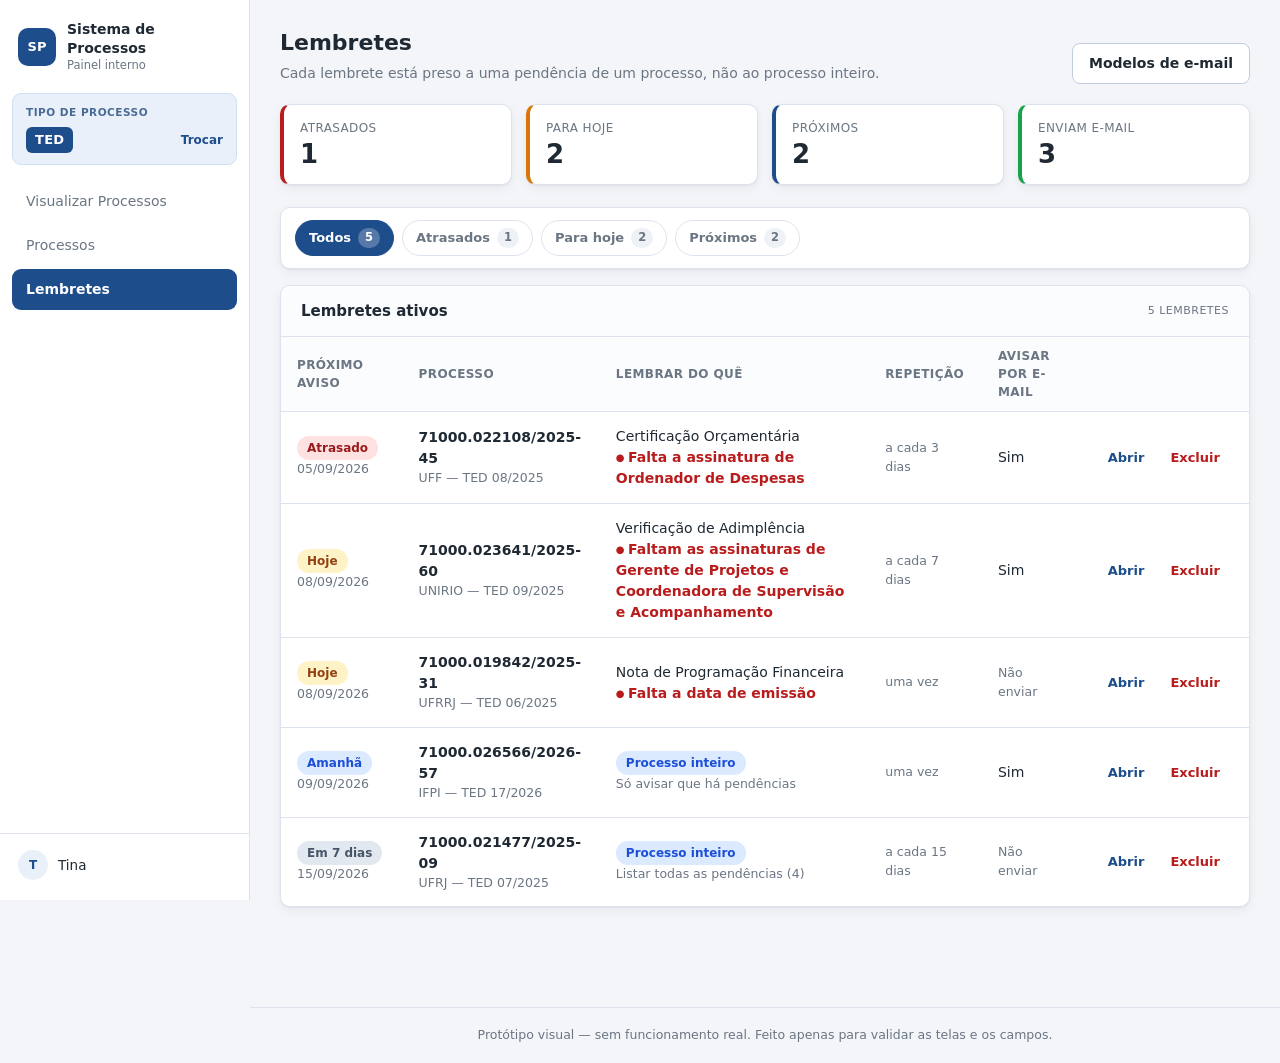
<file: ted-lembretes.html>
<!DOCTYPE html>
<html lang="pt-BR">
<head>
  <meta charset="UTF-8">
  <meta name="viewport" content="width=device-width, initial-scale=1">
  <title>TED &middot; Lembretes — Sistema de Processos</title>
  <link rel="stylesheet" href="estilo.css">
</head>
<body>

  <div class="app">

    <!-- ============ MENU LATERAL ============ -->
    <aside class="lateral">
      <div class="lateral-marca">
        <span class="sigla">SP</span>
        <span class="nome">
          <strong>Sistema de Processos</strong>
          Painel interno
        </span>
      </div>

      <div class="lateral-tipo">
        <span class="rotulo">Tipo de processo</span>
        <div class="atual">
          <span class="sigla-tipo">TED</span>
          <a href="index.html" class="trocar">Trocar</a>
        </div>
      </div>

      <nav class="menu">
        <a href="ted-visualizar.html">Visualizar Processos</a>
        <a href="ted-processos.html">Processos</a>
        <a href="ted-lembretes.html" class="ativa">Lembretes</a>
      </nav>

      <div class="lateral-usuario">
        <span class="avatar">T</span>
        Tina
      </div>
    </aside>

    <div class="conteudo">

  <main class="pagina">

    <div class="cabecalho-pagina">
      <div>
        <h1>Lembretes</h1>
        <p>Cada lembrete está preso a uma pendência de um processo, não ao processo inteiro.</p>
      </div>
      <div class="acoes">
        <a href="modelos-email.html" class="botao secundario">Modelos de e-mail</a>
      </div>
    </div>

    <!-- ---- resumo ---- -->
    <section class="resumo">
      <div class="painel alerta">
        <div class="rotulo">Atrasados</div>
        <div class="valor">1</div>
      </div>
      <div class="painel aviso">
        <div class="rotulo">Para hoje</div>
        <div class="valor">2</div>
      </div>
      <div class="painel">
        <div class="rotulo">Próximos</div>
        <div class="valor">2</div>
      </div>
      <div class="painel ok">
        <div class="rotulo">Enviam e-mail</div>
        <div class="valor">3</div>
      </div>
    </section>

    <!-- ============================================================
         FILTRO POR PRAZO — mesmo truque dos rádios das outras telas
         ============================================================ -->
    <div class="filtro-etapas">

      <input type="radio" name="prazo" id="l-todos" checked>
      <input type="radio" name="prazo" id="l-atrasado">
      <input type="radio" name="prazo" id="l-hoje">
      <input type="radio" name="prazo" id="l-proximo">

      <div class="chips">
        <label class="chip" for="l-todos">Todos <span class="conta">5</span></label>
        <label class="chip" for="l-atrasado">Atrasados <span class="conta">1</span></label>
        <label class="chip" for="l-hoje">Para hoje <span class="conta">2</span></label>
        <label class="chip" for="l-proximo">Próximos <span class="conta">2</span></label>
      </div>

      <section class="cartao">
        <div class="cartao-topo">
          <h2>Lembretes ativos</h2>
          <span class="obrigatorio">5 lembretes</span>
        </div>

        <table class="tabela">
          <thead>
            <tr>
              <th>Próximo aviso</th>
              <th>Processo</th>
              <th>Lembrar do quê</th>
              <th>Repetição</th>
              <th>Avisar por e-mail</th>
              <th></th>
            </tr>
          </thead>
          <tbody>

            <tr class="p-atrasado">
              <td>
                <div><span class="selo vermelho">Atrasado</span></div>
                <div class="secundario">05/09/2026</div>
              </td>
              <td>
                <div class="principal">71000.022108/2025-45</div>
                <div class="secundario">UFF — TED 08/2025</div>
              </td>
              <td>
                <div>Certificação Orçamentária</div>
                <div class="pendente">Falta a assinatura de Ordenador de Despesas</div>
              </td>
              <td class="secundario">a cada 3 dias</td>
              <td>Sim</td>
              <td style="white-space:nowrap"><a href="ted-detalhe.html" class="botao discreto pequeno">Abrir</a><a href="#excluir-lembrete" class="botao discreto pequeno perigo">Excluir</a></td>
            </tr>

            <tr class="p-hoje">
              <td>
                <div><span class="selo ambar">Hoje</span></div>
                <div class="secundario">08/09/2026</div>
              </td>
              <td>
                <div class="principal">71000.023641/2025-60</div>
                <div class="secundario">UNIRIO — TED 09/2025</div>
              </td>
              <td>
                <div>Verificação de Adimplência</div>
                <div class="pendente">Faltam as assinaturas de Gerente de Projetos e Coordenadora de Supervisão e Acompanhamento</div>
              </td>
              <td class="secundario">a cada 7 dias</td>
              <td>Sim</td>
              <td style="white-space:nowrap"><a href="ted-detalhe.html" class="botao discreto pequeno">Abrir</a><a href="#excluir-lembrete" class="botao discreto pequeno perigo">Excluir</a></td>
            </tr>

            <tr class="p-hoje">
              <td>
                <div><span class="selo ambar">Hoje</span></div>
                <div class="secundario">08/09/2026</div>
              </td>
              <td>
                <div class="principal">71000.019842/2025-31</div>
                <div class="secundario">UFRRJ — TED 06/2025</div>
              </td>
              <td>
                <div>Nota de Programação Financeira</div>
                <div class="pendente">Falta a data de emissão</div>
              </td>
              <td class="secundario">uma vez</td>
              <td class="secundario">Não enviar</td>
              <td style="white-space:nowrap"><a href="ted-detalhe.html" class="botao discreto pequeno">Abrir</a><a href="#excluir-lembrete" class="botao discreto pequeno perigo">Excluir</a></td>
            </tr>

            <tr class="p-proximo">
              <td>
                <div><span class="selo azul">Amanhã</span></div>
                <div class="secundario">09/09/2026</div>
              </td>
              <td>
                <div class="principal">71000.026566/2026-57</div>
                <div class="secundario">IFPI — TED 17/2026</div>
              </td>
              <td>
                <div><span class="selo azul">Processo inteiro</span></div>
                <div class="secundario">Só avisar que há pendências</div>
              </td>
              <td class="secundario">uma vez</td>
              <td>Sim</td>
              <td style="white-space:nowrap"><a href="ted-detalhe.html" class="botao discreto pequeno">Abrir</a><a href="#excluir-lembrete" class="botao discreto pequeno perigo">Excluir</a></td>
            </tr>

            <tr class="p-proximo">
              <td>
                <div><span class="selo cinza">Em 7 dias</span></div>
                <div class="secundario">15/09/2026</div>
              </td>
              <td>
                <div class="principal">71000.021477/2025-09</div>
                <div class="secundario">UFRJ — TED 07/2025</div>
              </td>
              <td>
                <div><span class="selo azul">Processo inteiro</span></div>
                <div class="secundario">Listar todas as pendências (4)</div>
              </td>
              <td class="secundario">a cada 15 dias</td>
              <td class="secundario">Não enviar</td>
              <td style="white-space:nowrap"><a href="ted-detalhe.html" class="botao discreto pequeno">Abrir</a><a href="#excluir-lembrete" class="botao discreto pequeno perigo">Excluir</a></td>
            </tr>

          </tbody>
        </table>
      </section>

    </div><!-- fim do filtro -->

    <!-- =============================================================
         JANELA DE CONFIRMAÇÃO
         ============================================================= -->
    <div class="janela" id="excluir-lembrete">
      <a href="#" class="janela-fundo" title="Fechar"></a>

      <div class="janela-caixa estreita">
        <div class="janela-topo">
          <h2>Excluir lembrete</h2>
          <a href="#" class="janela-fechar" title="Fechar">&#10005;</a>
        </div>

        <div class="janela-corpo texto">
          <p>Este lembrete deixa de avisar. A pendência continua existindo no processo —
             só o aviso é que some.</p>
        </div>

        <div class="janela-rodape">
          <a href="#" class="botao secundario">Cancelar</a>
          <a href="ted-lembretes.html" class="botao perigo">Excluir lembrete</a>
        </div>
      </div>
    </div>

  </main>

  <footer class="rodape">
    Protótipo visual — sem funcionamento real. Feito apenas para validar as telas e os campos.
  </footer>

    </div>
  </div>

</body>
</html>
</file>
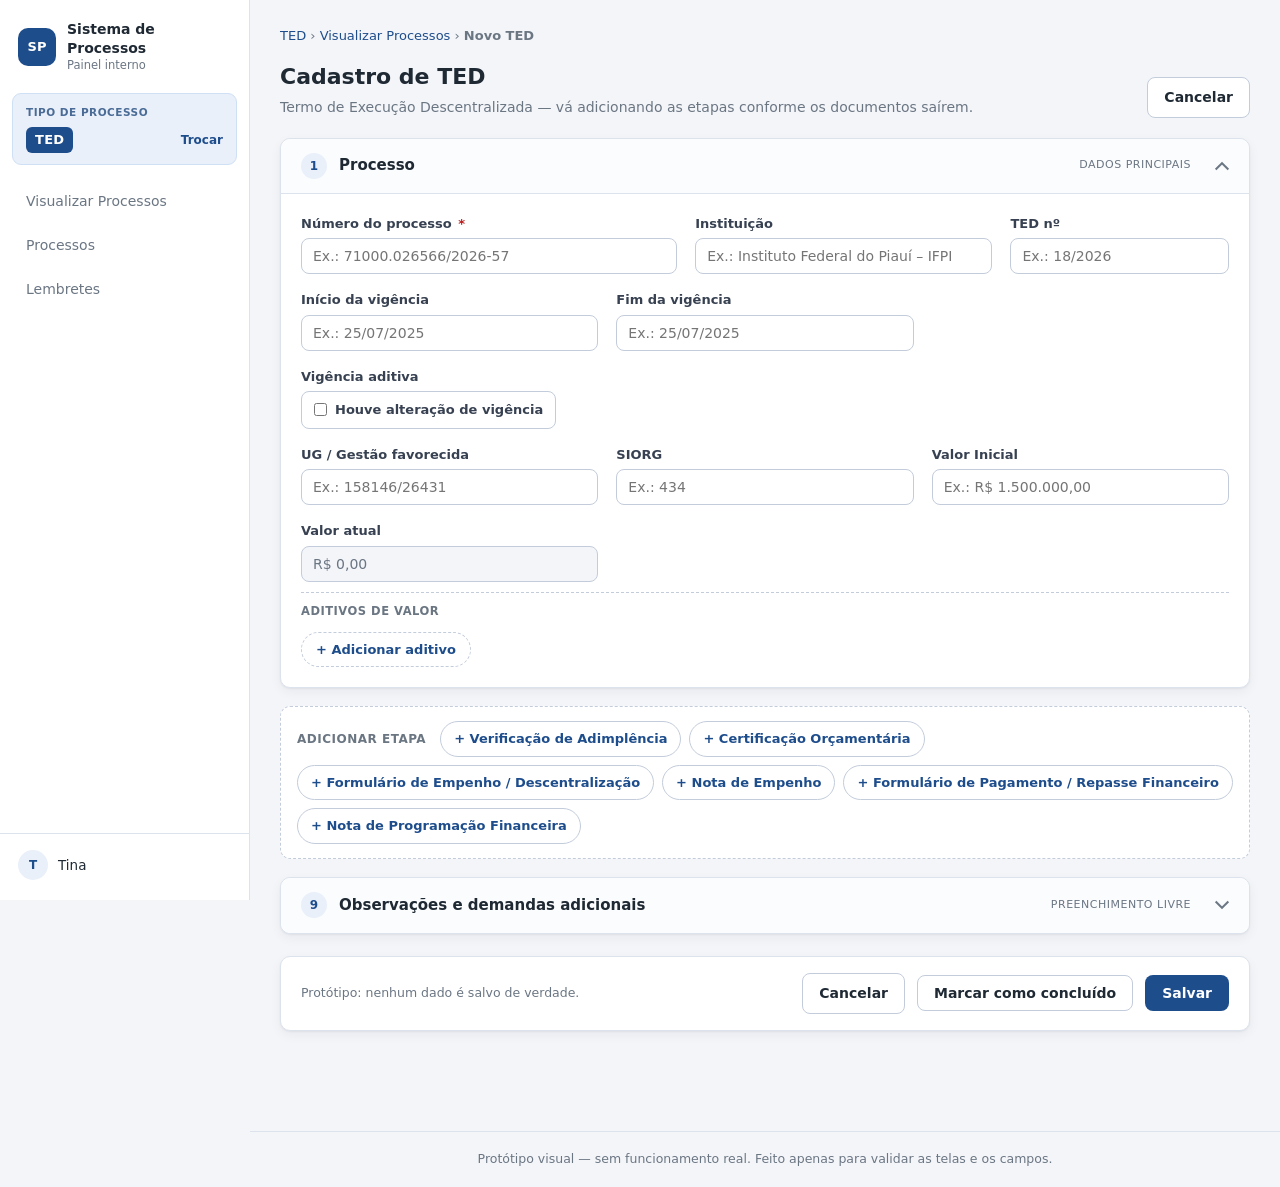
<file: ted-novo.html>
<!DOCTYPE html>
<html lang="pt-BR">
<head>
  <meta charset="UTF-8">
  <meta name="viewport" content="width=device-width, initial-scale=1">
  <title>TED &middot; Novo processo — Sistema de Processos</title>
  <link rel="stylesheet" href="estilo.css">
  <script src="mascaras.js" defer></script>
</head>
<body>

  <div class="app">

    <!-- ============ MENU LATERAL ============ -->
    <aside class="lateral">
      <div class="lateral-marca">
        <span class="sigla">SP</span>
        <span class="nome">
          <strong>Sistema de Processos</strong>
          Painel interno
        </span>
      </div>

      <div class="lateral-tipo">
        <span class="rotulo">Tipo de processo</span>
        <div class="atual">
          <span class="sigla-tipo">TED</span>
          <a href="index.html" class="trocar">Trocar</a>
        </div>
      </div>

      <nav class="menu">
        <a href="ted-visualizar.html">Visualizar Processos</a>
        <a href="ted-processos.html">Processos</a>
        <a href="ted-lembretes.html">Lembretes</a>
      </nav>

      <div class="lateral-usuario">
        <span class="avatar">T</span>
        Tina
      </div>
    </aside>

    <div class="conteudo">

  <main class="pagina">

    <div class="trilha">
      <a href="index.html">TED</a> &rsaquo;
      <a href="ted-visualizar.html">Visualizar Processos</a> &rsaquo; <strong>Novo TED</strong>
    </div>

    <div class="cabecalho-pagina">
      <div>
        <h1>Cadastro de TED</h1>
        <p>Termo de Execução Descentralizada — vá adicionando as etapas conforme os documentos saírem.</p>
      </div>
      <div class="acoes">
        <a href="ted-visualizar.html" class="botao secundario">Cancelar</a>
      </div>
    </div>

    <!-- ============================================================
         FORMULÁRIO
         As caixas de seleção logo abaixo são as etapas. Ficam
         escondidas pelo CSS; quem as marca são os botões do painel
         "Adicionar etapa". Sem JavaScript.
         ============================================================ -->
    <form action="ted-visualizar.html" method="get" class="form-etapas">

      <input type="checkbox" id="et-adim-1">
      <input type="checkbox" id="et-adim-2">
      <input type="checkbox" id="et-adim-3">
      <input type="checkbox" id="et-adim-4">
      <input type="checkbox" id="et-cert-1">
      <input type="checkbox" id="et-cert-2">
      <input type="checkbox" id="et-cert-3">
      <input type="checkbox" id="et-cert-4">
      <input type="checkbox" id="et-emp-1">
      <input type="checkbox" id="et-emp-2">
      <input type="checkbox" id="et-emp-3">
      <input type="checkbox" id="et-emp-4">
      <input type="checkbox" id="et-ne-1">
      <input type="checkbox" id="et-ne-2">
      <input type="checkbox" id="et-ne-3">
      <input type="checkbox" id="et-ne-4">
      <input type="checkbox" id="et-pag-1">
      <input type="checkbox" id="et-pag-2">
      <input type="checkbox" id="et-pag-3">
      <input type="checkbox" id="et-pag-4">
      <input type="checkbox" id="et-pf-1">
      <input type="checkbox" id="et-pf-2">
      <input type="checkbox" id="et-pf-3">
      <input type="checkbox" id="et-pf-4">

      <!-- ================= 1. PROCESSO (sempre presente) ================= -->
      <details class="cartao" open>
        <summary class="cartao-topo">
          <span class="numero">1</span>
          <h2>Processo</h2>
          <span class="obrigatorio">Dados principais</span>
        </summary>
        <div class="cartao-corpo">
          <div class="grade">

            <div class="campo col-5">
              <label for="processo-numero">Número do processo <span class="req">*</span></label>
              <input id="processo-numero" type="text" inputmode="numeric" placeholder="Ex.: 71000.026566/2026-57" data-mascara="99999.999999/9999-99">
            </div>

            <div class="campo col-4">
              <label for="instituicao">Instituição</label>
              <input id="instituicao" type="text" placeholder="Ex.: Instituto Federal do Piauí – IFPI">
            </div>

            <div class="campo col-3">
              <label for="ted-numero">TED nº</label>
              <input id="ted-numero" type="text" inputmode="numeric" placeholder="Ex.: 18/2026" data-mascara="99/9999">
            </div>

            <div class="campo col-4">
              <label for="vig-inicio">Início da vigência</label>
              <input id="vig-inicio" type="text" inputmode="numeric" placeholder="Ex.: 25/07/2025" data-mascara="99/99/9999">
            </div>

            <div class="campo col-4">
              <label for="vig-fim">Fim da vigência</label>
              <input id="vig-fim" type="text" inputmode="numeric" placeholder="Ex.: 25/07/2025" data-mascara="99/99/9999">
            </div>

            <div class="campo col-12">
              <label>Vigência aditiva</label>
              <div class="assinaturas">
                <label class="assinatura">
                  <input type="checkbox">
                  Houve alteração de vigência
                </label>
              </div>
            </div>

            <div class="campo col-4">
              <label for="unidade-ug">UG / Gestão favorecida</label>
              <input id="unidade-ug" type="text" inputmode="numeric" placeholder="Ex.: 158146/26431" data-mascara="999999/99999">
            </div>

            <div class="campo col-4">
              <label for="siorg">SIORG</label>
              <input id="siorg" type="text" placeholder="Ex.: 434">
            </div>

            <div class="campo col-4">
              <label for="valor-inicial">Valor Inicial</label>
              <input id="valor-inicial" type="text" inputmode="numeric" placeholder="Ex.: R$ 1.500.000,00" data-dinheiro>
            </div>

            <div class="campo col-4">
              <label for="valor-final">Valor atual</label>
              <input id="valor-final" type="text" data-dinheiro readonly title="Calculado automaticamente: Valor Inicial + aditivos de valor">
            </div>

          </div>

          <div class="notas-do-empenho compacta">
            <input type="checkbox" id="adt-1">
            <input type="checkbox" id="adt-2">
            <input type="checkbox" id="adt-3">
            <input type="checkbox" id="adt-4">

            <h4 class="titulo-sub">Aditivos de valor</h4>

            <div class="lista-notas">
              <div class="aditivo-linha" id="radt-1">
                <div class="campo aditivo-valor">
                  <label for="adt-valor-1">Valor (- p/ redução)</label>
                  <input id="adt-valor-1" type="text" inputmode="numeric" placeholder="Ex.: R$ 50.000,00" data-dinheiro data-aditivo-valor>
                </div>
                <div class="campo aditivo-motivo">
                  <label for="adt-motivo-1">Motivo</label>
                  <input id="adt-motivo-1" type="text" placeholder="Ex.: corte orçamentário na descentralização">
                </div>
                <label class="aditivo-remover" for="adt-1" title="Excluir aditivo">&#10005;</label>
              </div>

              <div class="aditivo-linha" id="radt-2">
                <div class="campo aditivo-valor">
                  <label for="adt-valor-2">Valor (- p/ redução)</label>
                  <input id="adt-valor-2" type="text" inputmode="numeric" placeholder="Ex.: R$ 50.000,00" data-dinheiro data-aditivo-valor>
                </div>
                <div class="campo aditivo-motivo">
                  <label for="adt-motivo-2">Motivo</label>
                  <input id="adt-motivo-2" type="text" placeholder="Ex.: corte orçamentário na descentralização">
                </div>
                <label class="aditivo-remover" for="adt-2" title="Excluir aditivo">&#10005;</label>
              </div>

              <div class="aditivo-linha" id="radt-3">
                <div class="campo aditivo-valor">
                  <label for="adt-valor-3">Valor (- p/ redução)</label>
                  <input id="adt-valor-3" type="text" inputmode="numeric" placeholder="Ex.: R$ 50.000,00" data-dinheiro data-aditivo-valor>
                </div>
                <div class="campo aditivo-motivo">
                  <label for="adt-motivo-3">Motivo</label>
                  <input id="adt-motivo-3" type="text" placeholder="Ex.: corte orçamentário na descentralização">
                </div>
                <label class="aditivo-remover" for="adt-3" title="Excluir aditivo">&#10005;</label>
              </div>

              <div class="aditivo-linha" id="radt-4">
                <div class="campo aditivo-valor">
                  <label for="adt-valor-4">Valor (- p/ redução)</label>
                  <input id="adt-valor-4" type="text" inputmode="numeric" placeholder="Ex.: R$ 50.000,00" data-dinheiro data-aditivo-valor>
                </div>
                <div class="campo aditivo-motivo">
                  <label for="adt-motivo-4">Motivo</label>
                  <input id="adt-motivo-4" type="text" placeholder="Ex.: corte orçamentário na descentralização">
                </div>
                <label class="aditivo-remover" for="adt-4" title="Excluir aditivo">&#10005;</label>
              </div>
            </div>

            <label class="adicionar-aditivo" for="adt-1">+ Adicionar aditivo</label>
            <label class="adicionar-aditivo" for="adt-2">+ Adicionar aditivo</label>
            <label class="adicionar-aditivo" for="adt-3">+ Adicionar aditivo</label>
            <label class="adicionar-aditivo" for="adt-4">+ Adicionar aditivo</label>
          </div>
        </div>
      </details>

      <!-- ================= PAINEL DE ADICIONAR ETAPAS ================= -->
      <div class="painel-adicionar">
        <span class="titulo">Adicionar etapa</span>
        <label class="chip-add" for="et-adim-1">+ Verificação de Adimplência</label>
        <label class="chip-add" for="et-adim-2">+ Verificação de Adimplência</label>
        <label class="chip-add" for="et-adim-3">+ Verificação de Adimplência</label>
        <label class="chip-add" for="et-adim-4">+ Verificação de Adimplência</label>
        <label class="chip-add" for="et-cert-1">+ Certificação Orçamentária</label>
        <label class="chip-add" for="et-cert-2">+ Certificação Orçamentária</label>
        <label class="chip-add" for="et-cert-3">+ Certificação Orçamentária</label>
        <label class="chip-add" for="et-cert-4">+ Certificação Orçamentária</label>
        <label class="chip-add" for="et-emp-1">+ Formulário de Empenho / Descentralização</label>
        <label class="chip-add" for="et-emp-2">+ Formulário de Empenho / Descentralização</label>
        <label class="chip-add" for="et-emp-3">+ Formulário de Empenho / Descentralização</label>
        <label class="chip-add" for="et-emp-4">+ Formulário de Empenho / Descentralização</label>
        <label class="chip-add" for="et-ne-1">+ Nota de Empenho</label>
        <label class="chip-add" for="et-ne-2">+ Nota de Empenho</label>
        <label class="chip-add" for="et-ne-3">+ Nota de Empenho</label>
        <label class="chip-add" for="et-ne-4">+ Nota de Empenho</label>
        <label class="chip-add" for="et-pag-1">+ Formulário de Pagamento / Repasse Financeiro</label>
        <label class="chip-add" for="et-pag-2">+ Formulário de Pagamento / Repasse Financeiro</label>
        <label class="chip-add" for="et-pag-3">+ Formulário de Pagamento / Repasse Financeiro</label>
        <label class="chip-add" for="et-pag-4">+ Formulário de Pagamento / Repasse Financeiro</label>
        <label class="chip-add" for="et-pf-1">+ Nota de Programação Financeira</label>
        <label class="chip-add" for="et-pf-2">+ Nota de Programação Financeira</label>
        <label class="chip-add" for="et-pf-3">+ Nota de Programação Financeira</label>
        <label class="chip-add" for="et-pf-4">+ Nota de Programação Financeira</label>
      </div>

      <!-- ================= ETAPAS ADICIONADAS ================= -->
      <div class="etapas">

        <details class="cartao" id="s-adim-1" open>
          <summary class="cartao-topo">
            <h2>Verificação de Adimplência</h2>
            <span class="obrigatorio">Documento SEI</span>
          </summary>
          <div class="cartao-corpo">
            <div class="grade">
              <div class="campo col-4">
                <label for="adim-sei-1">Código SEI</label>
                <input id="adim-sei-1" type="text" placeholder="Ex.: 17008386">
              </div>
              <div class="campo col-4">
                <label for="adim-status-1">Status</label>
                <select id="adim-status-1">
                  <option>Não iniciado</option>
                  <option>Em elaboração</option>
                  <option>Elaborado</option>
                  <option>Elaborado e assinado</option>
                </select>
              </div>
              <div class="campo col-12">
                <label>Assinaturas</label>
                <div class="assinaturas">
                  <label class="assinatura"><input type="checkbox"> Gerente de Projetos</label>
                  <label class="assinatura"><input type="checkbox"> Coordenadora de Supervisão e Acompanhamento</label>
                </div>
              </div>
            </div>
            <label class="remover-etapa" for="et-adim-1">Excluir esta etapa</label>
          </div>
        </details>

        <details class="cartao" id="s-adim-2" open>
          <summary class="cartao-topo">
            <h2>Verificação de Adimplência</h2>
            <span class="obrigatorio">Documento SEI</span>
          </summary>
          <div class="cartao-corpo">
            <div class="grade">
              <div class="campo col-4">
                <label for="adim-sei-2">Código SEI</label>
                <input id="adim-sei-2" type="text" placeholder="Ex.: 17008386">
              </div>
              <div class="campo col-4">
                <label for="adim-status-2">Status</label>
                <select id="adim-status-2">
                  <option>Não iniciado</option>
                  <option>Em elaboração</option>
                  <option>Elaborado</option>
                  <option>Elaborado e assinado</option>
                </select>
              </div>
              <div class="campo col-12">
                <label>Assinaturas</label>
                <div class="assinaturas">
                  <label class="assinatura"><input type="checkbox"> Gerente de Projetos</label>
                  <label class="assinatura"><input type="checkbox"> Coordenadora de Supervisão e Acompanhamento</label>
                </div>
              </div>
            </div>
            <label class="remover-etapa" for="et-adim-2">Excluir esta etapa</label>
          </div>
        </details>

        <details class="cartao" id="s-adim-3" open>
          <summary class="cartao-topo">
            <h2>Verificação de Adimplência</h2>
            <span class="obrigatorio">Documento SEI</span>
          </summary>
          <div class="cartao-corpo">
            <div class="grade">
              <div class="campo col-4">
                <label for="adim-sei-3">Código SEI</label>
                <input id="adim-sei-3" type="text" placeholder="Ex.: 17008386">
              </div>
              <div class="campo col-4">
                <label for="adim-status-3">Status</label>
                <select id="adim-status-3">
                  <option>Não iniciado</option>
                  <option>Em elaboração</option>
                  <option>Elaborado</option>
                  <option>Elaborado e assinado</option>
                </select>
              </div>
              <div class="campo col-12">
                <label>Assinaturas</label>
                <div class="assinaturas">
                  <label class="assinatura"><input type="checkbox"> Gerente de Projetos</label>
                  <label class="assinatura"><input type="checkbox"> Coordenadora de Supervisão e Acompanhamento</label>
                </div>
              </div>
            </div>
            <label class="remover-etapa" for="et-adim-3">Excluir esta etapa</label>
          </div>
        </details>

        <details class="cartao" id="s-adim-4" open>
          <summary class="cartao-topo">
            <h2>Verificação de Adimplência</h2>
            <span class="obrigatorio">Documento SEI</span>
          </summary>
          <div class="cartao-corpo">
            <div class="grade">
              <div class="campo col-4">
                <label for="adim-sei-4">Código SEI</label>
                <input id="adim-sei-4" type="text" placeholder="Ex.: 17008386">
              </div>
              <div class="campo col-4">
                <label for="adim-status-4">Status</label>
                <select id="adim-status-4">
                  <option>Não iniciado</option>
                  <option>Em elaboração</option>
                  <option>Elaborado</option>
                  <option>Elaborado e assinado</option>
                </select>
              </div>
              <div class="campo col-12">
                <label>Assinaturas</label>
                <div class="assinaturas">
                  <label class="assinatura"><input type="checkbox"> Gerente de Projetos</label>
                  <label class="assinatura"><input type="checkbox"> Coordenadora de Supervisão e Acompanhamento</label>
                </div>
              </div>
            </div>
            <label class="remover-etapa" for="et-adim-4">Excluir esta etapa</label>
          </div>
        </details>

        <details class="cartao" id="s-cert-1" open>
          <summary class="cartao-topo">
            <h2>Certificação Orçamentária</h2>
            <span class="obrigatorio">Documento SEI</span>
          </summary>
          <div class="cartao-corpo">
            <div class="grade">
              <div class="campo col-4">
                <label for="cert-sei-1">Código SEI</label>
                <input id="cert-sei-1" type="text" placeholder="Ex.: 17008388">
              </div>
              <div class="campo col-4">
                <label for="cert-status-1">Status</label>
                <select id="cert-status-1">
                  <option>Não iniciado</option>
                  <option>Em elaboração</option>
                  <option>Elaborado</option>
                  <option>Elaborado e assinado</option>
                </select>
              </div>
              <div class="campo col-12">
                <label>Assinaturas</label>
                <div class="assinaturas">
                  <label class="assinatura"><input type="checkbox"> Ordenador de Despesas</label>
                </div>
              </div>
            </div>
            <label class="remover-etapa" for="et-cert-1">Excluir esta etapa</label>
          </div>
        </details>

        <details class="cartao" id="s-cert-2" open>
          <summary class="cartao-topo">
            <h2>Certificação Orçamentária</h2>
            <span class="obrigatorio">Documento SEI</span>
          </summary>
          <div class="cartao-corpo">
            <div class="grade">
              <div class="campo col-4">
                <label for="cert-sei-2">Código SEI</label>
                <input id="cert-sei-2" type="text" placeholder="Ex.: 17008388">
              </div>
              <div class="campo col-4">
                <label for="cert-status-2">Status</label>
                <select id="cert-status-2">
                  <option>Não iniciado</option>
                  <option>Em elaboração</option>
                  <option>Elaborado</option>
                  <option>Elaborado e assinado</option>
                </select>
              </div>
              <div class="campo col-12">
                <label>Assinaturas</label>
                <div class="assinaturas">
                  <label class="assinatura"><input type="checkbox"> Ordenador de Despesas</label>
                </div>
              </div>
            </div>
            <label class="remover-etapa" for="et-cert-2">Excluir esta etapa</label>
          </div>
        </details>

        <details class="cartao" id="s-cert-3" open>
          <summary class="cartao-topo">
            <h2>Certificação Orçamentária</h2>
            <span class="obrigatorio">Documento SEI</span>
          </summary>
          <div class="cartao-corpo">
            <div class="grade">
              <div class="campo col-4">
                <label for="cert-sei-3">Código SEI</label>
                <input id="cert-sei-3" type="text" placeholder="Ex.: 17008388">
              </div>
              <div class="campo col-4">
                <label for="cert-status-3">Status</label>
                <select id="cert-status-3">
                  <option>Não iniciado</option>
                  <option>Em elaboração</option>
                  <option>Elaborado</option>
                  <option>Elaborado e assinado</option>
                </select>
              </div>
              <div class="campo col-12">
                <label>Assinaturas</label>
                <div class="assinaturas">
                  <label class="assinatura"><input type="checkbox"> Ordenador de Despesas</label>
                </div>
              </div>
            </div>
            <label class="remover-etapa" for="et-cert-3">Excluir esta etapa</label>
          </div>
        </details>

        <details class="cartao" id="s-cert-4" open>
          <summary class="cartao-topo">
            <h2>Certificação Orçamentária</h2>
            <span class="obrigatorio">Documento SEI</span>
          </summary>
          <div class="cartao-corpo">
            <div class="grade">
              <div class="campo col-4">
                <label for="cert-sei-4">Código SEI</label>
                <input id="cert-sei-4" type="text" placeholder="Ex.: 17008388">
              </div>
              <div class="campo col-4">
                <label for="cert-status-4">Status</label>
                <select id="cert-status-4">
                  <option>Não iniciado</option>
                  <option>Em elaboração</option>
                  <option>Elaborado</option>
                  <option>Elaborado e assinado</option>
                </select>
              </div>
              <div class="campo col-12">
                <label>Assinaturas</label>
                <div class="assinaturas">
                  <label class="assinatura"><input type="checkbox"> Ordenador de Despesas</label>
                </div>
              </div>
            </div>
            <label class="remover-etapa" for="et-cert-4">Excluir esta etapa</label>
          </div>
        </details>

        <details class="cartao" id="s-emp-1" open>
          <summary class="cartao-topo">
            <h2>Formulário de Empenho / Descentralização</h2>
            <span class="obrigatorio">Documento SEI</span>
          </summary>
          <div class="cartao-corpo">
            <div class="grade">
              <div class="campo col-4">
                <label for="emp-sei-1">Código SEI</label>
                <input id="emp-sei-1" type="text" placeholder="Ex.: 17276745">
              </div>
              <div class="campo col-8">
                <label for="emp-obs-1">Observação</label>
                <input id="emp-obs-1" type="text" placeholder="Ex.: referente à primeira parcela">
              </div>
              <div class="campo col-12">
                <label>Assinaturas</label>
                <div class="assinaturas">
                  <label class="assinatura"><input type="checkbox"> Gerente de Projetos</label>
                  <label class="assinatura"><input type="checkbox"> Coordenadora de Supervisão e Acompanhamento</label>
                </div>
              </div>
              <div class="campo col-4">
                <label for="emp-email-data-1">E-mail — data de encaminhamento</label>
                <input id="emp-email-data-1" type="text" inputmode="numeric" placeholder="Ex.: 25/07/2025" data-mascara="99/99/9999">
              </div>
              <div class="campo col-8">
                <label for="emp-email-motivo-1">E-mail — motivo do envio</label>
                <input id="emp-email-motivo-1" type="text" placeholder="Aviso sobre o empenho/descentralização">
              </div>
            </div>

            <div class="notas-do-empenho">
              <input type="checkbox" id="nc-1-1">
              <input type="checkbox" id="nc-1-2">
              <input type="checkbox" id="nc-1-3">

              <h4 class="titulo-sub">Notas de movimentação de crédito deste formulário</h4>

              <div class="lista-notas">
                <div class="repeticao" id="n-1-1">
                  <div class="repeticao-topo">
                    <h4>Nota 1</h4>
                    <label class="remover-nota" for="nc-1-1">Excluir</label>
                  </div>
                  <div class="grade">
                    <div class="campo col-3">
                      <label for="nc-sei-1-1">Código SEI</label>
                      <input id="nc-sei-1-1" type="text" placeholder="Ex.: 19118182">
                    </div>
                    <div class="campo col-3">
                      <label for="nc-num-1-1">Número</label>
                      <input id="nc-num-1-1" type="text" placeholder="Ex.: 2026NC000069">
                    </div>
                    <div class="campo col-3">
                      <label for="nc-data-1-1">Data de emissão</label>
                      <input id="nc-data-1-1" type="text" inputmode="numeric" placeholder="Ex.: 25/07/2025" data-mascara="99/99/9999">
                    </div>
                    <div class="campo col-3">
                      <label for="nc-status-1-1">Status</label>
                      <select id="nc-status-1-1">
                        <option>Esperando</option>
                        <option>Emitida</option>
                      </select>
                    </div>
                  </div>
                </div>

                <div class="repeticao" id="n-1-2">
                  <div class="repeticao-topo">
                    <h4>Nota 2</h4>
                    <label class="remover-nota" for="nc-1-2">Excluir</label>
                  </div>
                  <div class="grade">
                    <div class="campo col-3">
                      <label for="nc-sei-1-2">Código SEI</label>
                      <input id="nc-sei-1-2" type="text" placeholder="Ex.: 19118182">
                    </div>
                    <div class="campo col-3">
                      <label for="nc-num-1-2">Número</label>
                      <input id="nc-num-1-2" type="text" placeholder="Ex.: 2026NC000069">
                    </div>
                    <div class="campo col-3">
                      <label for="nc-data-1-2">Data de emissão</label>
                      <input id="nc-data-1-2" type="text" inputmode="numeric" placeholder="Ex.: 25/07/2025" data-mascara="99/99/9999">
                    </div>
                    <div class="campo col-3">
                      <label for="nc-status-1-2">Status</label>
                      <select id="nc-status-1-2">
                        <option>Esperando</option>
                        <option>Emitida</option>
                      </select>
                    </div>
                  </div>
                </div>

                <div class="repeticao" id="n-1-3">
                  <div class="repeticao-topo">
                    <h4>Nota 3</h4>
                    <label class="remover-nota" for="nc-1-3">Excluir</label>
                  </div>
                  <div class="grade">
                    <div class="campo col-3">
                      <label for="nc-sei-1-3">Código SEI</label>
                      <input id="nc-sei-1-3" type="text" placeholder="Ex.: 19118182">
                    </div>
                    <div class="campo col-3">
                      <label for="nc-num-1-3">Número</label>
                      <input id="nc-num-1-3" type="text" placeholder="Ex.: 2026NC000069">
                    </div>
                    <div class="campo col-3">
                      <label for="nc-data-1-3">Data de emissão</label>
                      <input id="nc-data-1-3" type="text" inputmode="numeric" placeholder="Ex.: 25/07/2025" data-mascara="99/99/9999">
                    </div>
                    <div class="campo col-3">
                      <label for="nc-status-1-3">Status</label>
                      <select id="nc-status-1-3">
                        <option>Esperando</option>
                        <option>Emitida</option>
                      </select>
                    </div>
                  </div>
                </div>
              </div>

              <label class="adicionar" for="nc-1-1">+ Adicionar nota de movimentação de crédito</label>
              <label class="adicionar" for="nc-1-2">+ Adicionar nota de movimentação de crédito</label>
              <label class="adicionar" for="nc-1-3">+ Adicionar nota de movimentação de crédito</label>
            </div>

            <label class="remover-etapa" for="et-emp-1">Excluir esta etapa</label>
          </div>
        </details>

        <details class="cartao" id="s-emp-2" open>
          <summary class="cartao-topo">
            <h2>Formulário de Empenho / Descentralização</h2>
            <span class="obrigatorio">Documento SEI</span>
          </summary>
          <div class="cartao-corpo">
            <div class="grade">
              <div class="campo col-4">
                <label for="emp-sei-2">Código SEI</label>
                <input id="emp-sei-2" type="text" placeholder="Ex.: 17276745">
              </div>
              <div class="campo col-8">
                <label for="emp-obs-2">Observação</label>
                <input id="emp-obs-2" type="text" placeholder="Ex.: referente à primeira parcela">
              </div>
              <div class="campo col-12">
                <label>Assinaturas</label>
                <div class="assinaturas">
                  <label class="assinatura"><input type="checkbox"> Gerente de Projetos</label>
                  <label class="assinatura"><input type="checkbox"> Coordenadora de Supervisão e Acompanhamento</label>
                </div>
              </div>
              <div class="campo col-4">
                <label for="emp-email-data-2">E-mail — data de encaminhamento</label>
                <input id="emp-email-data-2" type="text" inputmode="numeric" placeholder="Ex.: 25/07/2025" data-mascara="99/99/9999">
              </div>
              <div class="campo col-8">
                <label for="emp-email-motivo-2">E-mail — motivo do envio</label>
                <input id="emp-email-motivo-2" type="text" placeholder="Aviso sobre o empenho/descentralização">
              </div>
            </div>

            <div class="notas-do-empenho">
              <input type="checkbox" id="nc-2-1">
              <input type="checkbox" id="nc-2-2">
              <input type="checkbox" id="nc-2-3">

              <h4 class="titulo-sub">Notas de movimentação de crédito deste formulário</h4>

              <div class="lista-notas">
                <div class="repeticao" id="n-2-1">
                  <div class="repeticao-topo">
                    <h4>Nota 1</h4>
                    <label class="remover-nota" for="nc-2-1">Excluir</label>
                  </div>
                  <div class="grade">
                    <div class="campo col-3">
                      <label for="nc-sei-2-1">Código SEI</label>
                      <input id="nc-sei-2-1" type="text" placeholder="Ex.: 19118182">
                    </div>
                    <div class="campo col-3">
                      <label for="nc-num-2-1">Número</label>
                      <input id="nc-num-2-1" type="text" placeholder="Ex.: 2026NC000069">
                    </div>
                    <div class="campo col-3">
                      <label for="nc-data-2-1">Data de emissão</label>
                      <input id="nc-data-2-1" type="text" inputmode="numeric" placeholder="Ex.: 25/07/2025" data-mascara="99/99/9999">
                    </div>
                    <div class="campo col-3">
                      <label for="nc-status-2-1">Status</label>
                      <select id="nc-status-2-1">
                        <option>Esperando</option>
                        <option>Emitida</option>
                      </select>
                    </div>
                  </div>
                </div>

                <div class="repeticao" id="n-2-2">
                  <div class="repeticao-topo">
                    <h4>Nota 2</h4>
                    <label class="remover-nota" for="nc-2-2">Excluir</label>
                  </div>
                  <div class="grade">
                    <div class="campo col-3">
                      <label for="nc-sei-2-2">Código SEI</label>
                      <input id="nc-sei-2-2" type="text" placeholder="Ex.: 19118182">
                    </div>
                    <div class="campo col-3">
                      <label for="nc-num-2-2">Número</label>
                      <input id="nc-num-2-2" type="text" placeholder="Ex.: 2026NC000069">
                    </div>
                    <div class="campo col-3">
                      <label for="nc-data-2-2">Data de emissão</label>
                      <input id="nc-data-2-2" type="text" inputmode="numeric" placeholder="Ex.: 25/07/2025" data-mascara="99/99/9999">
                    </div>
                    <div class="campo col-3">
                      <label for="nc-status-2-2">Status</label>
                      <select id="nc-status-2-2">
                        <option>Esperando</option>
                        <option>Emitida</option>
                      </select>
                    </div>
                  </div>
                </div>

                <div class="repeticao" id="n-2-3">
                  <div class="repeticao-topo">
                    <h4>Nota 3</h4>
                    <label class="remover-nota" for="nc-2-3">Excluir</label>
                  </div>
                  <div class="grade">
                    <div class="campo col-3">
                      <label for="nc-sei-2-3">Código SEI</label>
                      <input id="nc-sei-2-3" type="text" placeholder="Ex.: 19118182">
                    </div>
                    <div class="campo col-3">
                      <label for="nc-num-2-3">Número</label>
                      <input id="nc-num-2-3" type="text" placeholder="Ex.: 2026NC000069">
                    </div>
                    <div class="campo col-3">
                      <label for="nc-data-2-3">Data de emissão</label>
                      <input id="nc-data-2-3" type="text" inputmode="numeric" placeholder="Ex.: 25/07/2025" data-mascara="99/99/9999">
                    </div>
                    <div class="campo col-3">
                      <label for="nc-status-2-3">Status</label>
                      <select id="nc-status-2-3">
                        <option>Esperando</option>
                        <option>Emitida</option>
                      </select>
                    </div>
                  </div>
                </div>
              </div>

              <label class="adicionar" for="nc-2-1">+ Adicionar nota de movimentação de crédito</label>
              <label class="adicionar" for="nc-2-2">+ Adicionar nota de movimentação de crédito</label>
              <label class="adicionar" for="nc-2-3">+ Adicionar nota de movimentação de crédito</label>
            </div>

            <label class="remover-etapa" for="et-emp-2">Excluir esta etapa</label>
          </div>
        </details>

        <details class="cartao" id="s-emp-3" open>
          <summary class="cartao-topo">
            <h2>Formulário de Empenho / Descentralização</h2>
            <span class="obrigatorio">Documento SEI</span>
          </summary>
          <div class="cartao-corpo">
            <div class="grade">
              <div class="campo col-4">
                <label for="emp-sei-3">Código SEI</label>
                <input id="emp-sei-3" type="text" placeholder="Ex.: 17276745">
              </div>
              <div class="campo col-8">
                <label for="emp-obs-3">Observação</label>
                <input id="emp-obs-3" type="text" placeholder="Ex.: referente à primeira parcela">
              </div>
              <div class="campo col-12">
                <label>Assinaturas</label>
                <div class="assinaturas">
                  <label class="assinatura"><input type="checkbox"> Gerente de Projetos</label>
                  <label class="assinatura"><input type="checkbox"> Coordenadora de Supervisão e Acompanhamento</label>
                </div>
              </div>
              <div class="campo col-4">
                <label for="emp-email-data-3">E-mail — data de encaminhamento</label>
                <input id="emp-email-data-3" type="text" inputmode="numeric" placeholder="Ex.: 25/07/2025" data-mascara="99/99/9999">
              </div>
              <div class="campo col-8">
                <label for="emp-email-motivo-3">E-mail — motivo do envio</label>
                <input id="emp-email-motivo-3" type="text" placeholder="Aviso sobre o empenho/descentralização">
              </div>
            </div>

            <div class="notas-do-empenho">
              <input type="checkbox" id="nc-3-1">
              <input type="checkbox" id="nc-3-2">
              <input type="checkbox" id="nc-3-3">

              <h4 class="titulo-sub">Notas de movimentação de crédito deste formulário</h4>

              <div class="lista-notas">
                <div class="repeticao" id="n-3-1">
                  <div class="repeticao-topo">
                    <h4>Nota 1</h4>
                    <label class="remover-nota" for="nc-3-1">Excluir</label>
                  </div>
                  <div class="grade">
                    <div class="campo col-3">
                      <label for="nc-sei-3-1">Código SEI</label>
                      <input id="nc-sei-3-1" type="text" placeholder="Ex.: 19118182">
                    </div>
                    <div class="campo col-3">
                      <label for="nc-num-3-1">Número</label>
                      <input id="nc-num-3-1" type="text" placeholder="Ex.: 2026NC000069">
                    </div>
                    <div class="campo col-3">
                      <label for="nc-data-3-1">Data de emissão</label>
                      <input id="nc-data-3-1" type="text" inputmode="numeric" placeholder="Ex.: 25/07/2025" data-mascara="99/99/9999">
                    </div>
                    <div class="campo col-3">
                      <label for="nc-status-3-1">Status</label>
                      <select id="nc-status-3-1">
                        <option>Esperando</option>
                        <option>Emitida</option>
                      </select>
                    </div>
                  </div>
                </div>

                <div class="repeticao" id="n-3-2">
                  <div class="repeticao-topo">
                    <h4>Nota 2</h4>
                    <label class="remover-nota" for="nc-3-2">Excluir</label>
                  </div>
                  <div class="grade">
                    <div class="campo col-3">
                      <label for="nc-sei-3-2">Código SEI</label>
                      <input id="nc-sei-3-2" type="text" placeholder="Ex.: 19118182">
                    </div>
                    <div class="campo col-3">
                      <label for="nc-num-3-2">Número</label>
                      <input id="nc-num-3-2" type="text" placeholder="Ex.: 2026NC000069">
                    </div>
                    <div class="campo col-3">
                      <label for="nc-data-3-2">Data de emissão</label>
                      <input id="nc-data-3-2" type="text" inputmode="numeric" placeholder="Ex.: 25/07/2025" data-mascara="99/99/9999">
                    </div>
                    <div class="campo col-3">
                      <label for="nc-status-3-2">Status</label>
                      <select id="nc-status-3-2">
                        <option>Esperando</option>
                        <option>Emitida</option>
                      </select>
                    </div>
                  </div>
                </div>

                <div class="repeticao" id="n-3-3">
                  <div class="repeticao-topo">
                    <h4>Nota 3</h4>
                    <label class="remover-nota" for="nc-3-3">Excluir</label>
                  </div>
                  <div class="grade">
                    <div class="campo col-3">
                      <label for="nc-sei-3-3">Código SEI</label>
                      <input id="nc-sei-3-3" type="text" placeholder="Ex.: 19118182">
                    </div>
                    <div class="campo col-3">
                      <label for="nc-num-3-3">Número</label>
                      <input id="nc-num-3-3" type="text" placeholder="Ex.: 2026NC000069">
                    </div>
                    <div class="campo col-3">
                      <label for="nc-data-3-3">Data de emissão</label>
                      <input id="nc-data-3-3" type="text" inputmode="numeric" placeholder="Ex.: 25/07/2025" data-mascara="99/99/9999">
                    </div>
                    <div class="campo col-3">
                      <label for="nc-status-3-3">Status</label>
                      <select id="nc-status-3-3">
                        <option>Esperando</option>
                        <option>Emitida</option>
                      </select>
                    </div>
                  </div>
                </div>
              </div>

              <label class="adicionar" for="nc-3-1">+ Adicionar nota de movimentação de crédito</label>
              <label class="adicionar" for="nc-3-2">+ Adicionar nota de movimentação de crédito</label>
              <label class="adicionar" for="nc-3-3">+ Adicionar nota de movimentação de crédito</label>
            </div>

            <label class="remover-etapa" for="et-emp-3">Excluir esta etapa</label>
          </div>
        </details>

        <details class="cartao" id="s-emp-4" open>
          <summary class="cartao-topo">
            <h2>Formulário de Empenho / Descentralização</h2>
            <span class="obrigatorio">Documento SEI</span>
          </summary>
          <div class="cartao-corpo">
            <div class="grade">
              <div class="campo col-4">
                <label for="emp-sei-4">Código SEI</label>
                <input id="emp-sei-4" type="text" placeholder="Ex.: 17276745">
              </div>
              <div class="campo col-8">
                <label for="emp-obs-4">Observação</label>
                <input id="emp-obs-4" type="text" placeholder="Ex.: referente à primeira parcela">
              </div>
              <div class="campo col-12">
                <label>Assinaturas</label>
                <div class="assinaturas">
                  <label class="assinatura"><input type="checkbox"> Gerente de Projetos</label>
                  <label class="assinatura"><input type="checkbox"> Coordenadora de Supervisão e Acompanhamento</label>
                </div>
              </div>
              <div class="campo col-4">
                <label for="emp-email-data-4">E-mail — data de encaminhamento</label>
                <input id="emp-email-data-4" type="text" inputmode="numeric" placeholder="Ex.: 25/07/2025" data-mascara="99/99/9999">
              </div>
              <div class="campo col-8">
                <label for="emp-email-motivo-4">E-mail — motivo do envio</label>
                <input id="emp-email-motivo-4" type="text" placeholder="Aviso sobre o empenho/descentralização">
              </div>
            </div>

            <div class="notas-do-empenho">
              <input type="checkbox" id="nc-4-1">
              <input type="checkbox" id="nc-4-2">
              <input type="checkbox" id="nc-4-3">

              <h4 class="titulo-sub">Notas de movimentação de crédito deste formulário</h4>

              <div class="lista-notas">
                <div class="repeticao" id="n-4-1">
                  <div class="repeticao-topo">
                    <h4>Nota 1</h4>
                    <label class="remover-nota" for="nc-4-1">Excluir</label>
                  </div>
                  <div class="grade">
                    <div class="campo col-3">
                      <label for="nc-sei-4-1">Código SEI</label>
                      <input id="nc-sei-4-1" type="text" placeholder="Ex.: 19118182">
                    </div>
                    <div class="campo col-3">
                      <label for="nc-num-4-1">Número</label>
                      <input id="nc-num-4-1" type="text" placeholder="Ex.: 2026NC000069">
                    </div>
                    <div class="campo col-3">
                      <label for="nc-data-4-1">Data de emissão</label>
                      <input id="nc-data-4-1" type="text" inputmode="numeric" placeholder="Ex.: 25/07/2025" data-mascara="99/99/9999">
                    </div>
                    <div class="campo col-3">
                      <label for="nc-status-4-1">Status</label>
                      <select id="nc-status-4-1">
                        <option>Esperando</option>
                        <option>Emitida</option>
                      </select>
                    </div>
                  </div>
                </div>

                <div class="repeticao" id="n-4-2">
                  <div class="repeticao-topo">
                    <h4>Nota 2</h4>
                    <label class="remover-nota" for="nc-4-2">Excluir</label>
                  </div>
                  <div class="grade">
                    <div class="campo col-3">
                      <label for="nc-sei-4-2">Código SEI</label>
                      <input id="nc-sei-4-2" type="text" placeholder="Ex.: 19118182">
                    </div>
                    <div class="campo col-3">
                      <label for="nc-num-4-2">Número</label>
                      <input id="nc-num-4-2" type="text" placeholder="Ex.: 2026NC000069">
                    </div>
                    <div class="campo col-3">
                      <label for="nc-data-4-2">Data de emissão</label>
                      <input id="nc-data-4-2" type="text" inputmode="numeric" placeholder="Ex.: 25/07/2025" data-mascara="99/99/9999">
                    </div>
                    <div class="campo col-3">
                      <label for="nc-status-4-2">Status</label>
                      <select id="nc-status-4-2">
                        <option>Esperando</option>
                        <option>Emitida</option>
                      </select>
                    </div>
                  </div>
                </div>

                <div class="repeticao" id="n-4-3">
                  <div class="repeticao-topo">
                    <h4>Nota 3</h4>
                    <label class="remover-nota" for="nc-4-3">Excluir</label>
                  </div>
                  <div class="grade">
                    <div class="campo col-3">
                      <label for="nc-sei-4-3">Código SEI</label>
                      <input id="nc-sei-4-3" type="text" placeholder="Ex.: 19118182">
                    </div>
                    <div class="campo col-3">
                      <label for="nc-num-4-3">Número</label>
                      <input id="nc-num-4-3" type="text" placeholder="Ex.: 2026NC000069">
                    </div>
                    <div class="campo col-3">
                      <label for="nc-data-4-3">Data de emissão</label>
                      <input id="nc-data-4-3" type="text" inputmode="numeric" placeholder="Ex.: 25/07/2025" data-mascara="99/99/9999">
                    </div>
                    <div class="campo col-3">
                      <label for="nc-status-4-3">Status</label>
                      <select id="nc-status-4-3">
                        <option>Esperando</option>
                        <option>Emitida</option>
                      </select>
                    </div>
                  </div>
                </div>
              </div>

              <label class="adicionar" for="nc-4-1">+ Adicionar nota de movimentação de crédito</label>
              <label class="adicionar" for="nc-4-2">+ Adicionar nota de movimentação de crédito</label>
              <label class="adicionar" for="nc-4-3">+ Adicionar nota de movimentação de crédito</label>
            </div>

            <label class="remover-etapa" for="et-emp-4">Excluir esta etapa</label>
          </div>
        </details>

        <details class="cartao" id="s-ne-1" open>
          <summary class="cartao-topo">
            <h2>Nota de Empenho</h2>
            <span class="obrigatorio">SIAFI</span>
          </summary>
          <div class="cartao-corpo">
            <div class="grade">
              <div class="campo col-3">
                <label for="ne-sei-1">Código SEI</label>
                <input id="ne-sei-1" type="text" placeholder="Ex.: 17276745">
              </div>
              <div class="campo col-3">
                <label for="ne-data-1">Data de emissão</label>
                <input id="ne-data-1" type="text" inputmode="numeric" placeholder="Ex.: 25/07/2025" data-mascara="99/99/9999">
              </div>
              <div class="campo col-3">
                <label for="ne-num-1">Número</label>
                <input id="ne-num-1" type="text" placeholder="Ex.: 2025NE000751">
              </div>
              <div class="campo col-3">
                <label for="ne-valor-1">Valor</label>
                <input id="ne-valor-1" type="text" inputmode="numeric" data-dinheiro placeholder="Ex.: R$ 2.767,01">
              </div>
              <div class="campo col-3">
                <label for="ne-status-1">Status</label>
                <select id="ne-status-1">
                  <option>Aguardando emissão</option>
                  <option>Emitida</option>
                </select>
              </div>
            </div>
            <label class="remover-etapa" for="et-ne-1">Excluir esta etapa</label>
          </div>
        </details>

        <details class="cartao" id="s-ne-2" open>
          <summary class="cartao-topo">
            <h2>Nota de Empenho</h2>
            <span class="obrigatorio">SIAFI</span>
          </summary>
          <div class="cartao-corpo">
            <div class="grade">
              <div class="campo col-3">
                <label for="ne-sei-2">Código SEI</label>
                <input id="ne-sei-2" type="text" placeholder="Ex.: 17276745">
              </div>
              <div class="campo col-3">
                <label for="ne-data-2">Data de emissão</label>
                <input id="ne-data-2" type="text" inputmode="numeric" placeholder="Ex.: 25/07/2025" data-mascara="99/99/9999">
              </div>
              <div class="campo col-3">
                <label for="ne-num-2">Número</label>
                <input id="ne-num-2" type="text" placeholder="Ex.: 2025NE000751">
              </div>
              <div class="campo col-3">
                <label for="ne-valor-2">Valor</label>
                <input id="ne-valor-2" type="text" inputmode="numeric" data-dinheiro placeholder="Ex.: R$ 2.767,01">
              </div>
              <div class="campo col-3">
                <label for="ne-status-2">Status</label>
                <select id="ne-status-2">
                  <option>Aguardando emissão</option>
                  <option>Emitida</option>
                </select>
              </div>
            </div>
            <label class="remover-etapa" for="et-ne-2">Excluir esta etapa</label>
          </div>
        </details>

        <details class="cartao" id="s-ne-3" open>
          <summary class="cartao-topo">
            <h2>Nota de Empenho</h2>
            <span class="obrigatorio">SIAFI</span>
          </summary>
          <div class="cartao-corpo">
            <div class="grade">
              <div class="campo col-3">
                <label for="ne-sei-3">Código SEI</label>
                <input id="ne-sei-3" type="text" placeholder="Ex.: 17276745">
              </div>
              <div class="campo col-3">
                <label for="ne-data-3">Data de emissão</label>
                <input id="ne-data-3" type="text" inputmode="numeric" placeholder="Ex.: 25/07/2025" data-mascara="99/99/9999">
              </div>
              <div class="campo col-3">
                <label for="ne-num-3">Número</label>
                <input id="ne-num-3" type="text" placeholder="Ex.: 2025NE000751">
              </div>
              <div class="campo col-3">
                <label for="ne-valor-3">Valor</label>
                <input id="ne-valor-3" type="text" inputmode="numeric" data-dinheiro placeholder="Ex.: R$ 2.767,01">
              </div>
              <div class="campo col-3">
                <label for="ne-status-3">Status</label>
                <select id="ne-status-3">
                  <option>Aguardando emissão</option>
                  <option>Emitida</option>
                </select>
              </div>
            </div>
            <label class="remover-etapa" for="et-ne-3">Excluir esta etapa</label>
          </div>
        </details>

        <details class="cartao" id="s-ne-4" open>
          <summary class="cartao-topo">
            <h2>Nota de Empenho</h2>
            <span class="obrigatorio">SIAFI</span>
          </summary>
          <div class="cartao-corpo">
            <div class="grade">
              <div class="campo col-3">
                <label for="ne-sei-4">Código SEI</label>
                <input id="ne-sei-4" type="text" placeholder="Ex.: 17276745">
              </div>
              <div class="campo col-3">
                <label for="ne-data-4">Data de emissão</label>
                <input id="ne-data-4" type="text" inputmode="numeric" placeholder="Ex.: 25/07/2025" data-mascara="99/99/9999">
              </div>
              <div class="campo col-3">
                <label for="ne-num-4">Número</label>
                <input id="ne-num-4" type="text" placeholder="Ex.: 2025NE000751">
              </div>
              <div class="campo col-3">
                <label for="ne-valor-4">Valor</label>
                <input id="ne-valor-4" type="text" inputmode="numeric" data-dinheiro placeholder="Ex.: R$ 2.767,01">
              </div>
              <div class="campo col-3">
                <label for="ne-status-4">Status</label>
                <select id="ne-status-4">
                  <option>Aguardando emissão</option>
                  <option>Emitida</option>
                </select>
              </div>
            </div>
            <label class="remover-etapa" for="et-ne-4">Excluir esta etapa</label>
          </div>
        </details>

        <details class="cartao" id="s-pag-1" open>
          <summary class="cartao-topo">
            <h2>Formulário de Pagamento / Repasse Financeiro</h2>
            <span class="obrigatorio">Documento SEI</span>
          </summary>
          <div class="cartao-corpo">
            <div class="grade">
              <div class="campo col-4">
                <label for="pag-sei-1">Código SEI</label>
                <input id="pag-sei-1" type="text" placeholder="Ex.: 17310143">
              </div>
              <div class="campo col-8">
                <label>Assinaturas</label>
                <div class="assinaturas">
                  <label class="assinatura"><input type="checkbox"> Coordenadora de Supervisão e Acompanhamento</label>
                  <label class="assinatura"><input type="checkbox"> Gerente de Projetos</label>
                  <label class="assinatura"><input type="checkbox"> Ordenador de Despesas</label>
                </div>
              </div>
              <div class="campo col-12">
                <label>Envio ao SGT</label>
                <div class="assinaturas">
                  <label class="assinatura">
                    <input type="checkbox">
                    Formulário assinado e enviado ao SGT
                  </label>
                </div>
              </div>
              <div class="campo col-4">
                <label for="email-data-1">E-mail — data de encaminhamento</label>
                <input id="email-data-1" type="text" inputmode="numeric" placeholder="Ex.: 25/07/2025" data-mascara="99/99/9999">
              </div>
              <div class="campo col-8">
                <label for="email-motivo-1">E-mail — motivo do envio</label>
                <input id="email-motivo-1" type="text" placeholder="Aviso sobre o repasse financeiro">
              </div>
            </div>
            <label class="remover-etapa" for="et-pag-1">Excluir esta etapa</label>
          </div>
        </details>

        <details class="cartao" id="s-pag-2" open>
          <summary class="cartao-topo">
            <h2>Formulário de Pagamento / Repasse Financeiro</h2>
            <span class="obrigatorio">Documento SEI</span>
          </summary>
          <div class="cartao-corpo">
            <div class="grade">
              <div class="campo col-4">
                <label for="pag-sei-2">Código SEI</label>
                <input id="pag-sei-2" type="text" placeholder="Ex.: 17310143">
              </div>
              <div class="campo col-8">
                <label>Assinaturas</label>
                <div class="assinaturas">
                  <label class="assinatura"><input type="checkbox"> Coordenadora de Supervisão e Acompanhamento</label>
                  <label class="assinatura"><input type="checkbox"> Gerente de Projetos</label>
                  <label class="assinatura"><input type="checkbox"> Ordenador de Despesas</label>
                </div>
              </div>
              <div class="campo col-12">
                <label>Envio ao SGT</label>
                <div class="assinaturas">
                  <label class="assinatura">
                    <input type="checkbox">
                    Formulário assinado e enviado ao SGT
                  </label>
                </div>
              </div>
              <div class="campo col-4">
                <label for="email-data-2">E-mail — data de encaminhamento</label>
                <input id="email-data-2" type="text" inputmode="numeric" placeholder="Ex.: 25/07/2025" data-mascara="99/99/9999">
              </div>
              <div class="campo col-8">
                <label for="email-motivo-2">E-mail — motivo do envio</label>
                <input id="email-motivo-2" type="text" placeholder="Aviso sobre o repasse financeiro">
              </div>
            </div>
            <label class="remover-etapa" for="et-pag-2">Excluir esta etapa</label>
          </div>
        </details>

        <details class="cartao" id="s-pag-3" open>
          <summary class="cartao-topo">
            <h2>Formulário de Pagamento / Repasse Financeiro</h2>
            <span class="obrigatorio">Documento SEI</span>
          </summary>
          <div class="cartao-corpo">
            <div class="grade">
              <div class="campo col-4">
                <label for="pag-sei-3">Código SEI</label>
                <input id="pag-sei-3" type="text" placeholder="Ex.: 17310143">
              </div>
              <div class="campo col-8">
                <label>Assinaturas</label>
                <div class="assinaturas">
                  <label class="assinatura"><input type="checkbox"> Coordenadora de Supervisão e Acompanhamento</label>
                  <label class="assinatura"><input type="checkbox"> Gerente de Projetos</label>
                  <label class="assinatura"><input type="checkbox"> Ordenador de Despesas</label>
                </div>
              </div>
              <div class="campo col-12">
                <label>Envio ao SGT</label>
                <div class="assinaturas">
                  <label class="assinatura">
                    <input type="checkbox">
                    Formulário assinado e enviado ao SGT
                  </label>
                </div>
              </div>
              <div class="campo col-4">
                <label for="email-data-3">E-mail — data de encaminhamento</label>
                <input id="email-data-3" type="text" inputmode="numeric" placeholder="Ex.: 25/07/2025" data-mascara="99/99/9999">
              </div>
              <div class="campo col-8">
                <label for="email-motivo-3">E-mail — motivo do envio</label>
                <input id="email-motivo-3" type="text" placeholder="Aviso sobre o repasse financeiro">
              </div>
            </div>
            <label class="remover-etapa" for="et-pag-3">Excluir esta etapa</label>
          </div>
        </details>

        <details class="cartao" id="s-pag-4" open>
          <summary class="cartao-topo">
            <h2>Formulário de Pagamento / Repasse Financeiro</h2>
            <span class="obrigatorio">Documento SEI</span>
          </summary>
          <div class="cartao-corpo">
            <div class="grade">
              <div class="campo col-4">
                <label for="pag-sei-4">Código SEI</label>
                <input id="pag-sei-4" type="text" placeholder="Ex.: 17310143">
              </div>
              <div class="campo col-8">
                <label>Assinaturas</label>
                <div class="assinaturas">
                  <label class="assinatura"><input type="checkbox"> Coordenadora de Supervisão e Acompanhamento</label>
                  <label class="assinatura"><input type="checkbox"> Gerente de Projetos</label>
                  <label class="assinatura"><input type="checkbox"> Ordenador de Despesas</label>
                </div>
              </div>
              <div class="campo col-12">
                <label>Envio ao SGT</label>
                <div class="assinaturas">
                  <label class="assinatura">
                    <input type="checkbox">
                    Formulário assinado e enviado ao SGT
                  </label>
                </div>
              </div>
              <div class="campo col-4">
                <label for="email-data-4">E-mail — data de encaminhamento</label>
                <input id="email-data-4" type="text" inputmode="numeric" placeholder="Ex.: 25/07/2025" data-mascara="99/99/9999">
              </div>
              <div class="campo col-8">
                <label for="email-motivo-4">E-mail — motivo do envio</label>
                <input id="email-motivo-4" type="text" placeholder="Aviso sobre o repasse financeiro">
              </div>
            </div>
            <label class="remover-etapa" for="et-pag-4">Excluir esta etapa</label>
          </div>
        </details>

        <details class="cartao" id="s-pf-1" open>
          <summary class="cartao-topo">
            <h2>Nota de Programação Financeira</h2>
            <span class="obrigatorio">SIAFI</span>
          </summary>
          <div class="cartao-corpo">
            <div class="grade">
              <div class="campo col-3">
                <label for="pf-sei-1">Código SEI</label>
                <input id="pf-sei-1" type="text" placeholder="Ex.: 18781004">
              </div>
              <div class="campo col-3">
                <label for="pf-numero-1">Número da parcela</label>
                <input id="pf-numero-1" type="text" placeholder="Ex.: 2025PF000014">
              </div>
              <div class="campo col-3">
                <label for="pf-emissao-1">Data de emissão</label>
                <input id="pf-emissao-1" type="text" inputmode="numeric" placeholder="Ex.: 25/07/2025" data-mascara="99/99/9999">
              </div>
              <div class="campo col-3">
                <label for="pf-status-1">Status</label>
                <select id="pf-status-1">
                  <option>Esperando</option>
                  <option>Emitida</option>
                </select>
              </div>
            </div>
            <label class="remover-etapa" for="et-pf-1">Excluir esta etapa</label>
          </div>
        </details>

        <details class="cartao" id="s-pf-2" open>
          <summary class="cartao-topo">
            <h2>Nota de Programação Financeira</h2>
            <span class="obrigatorio">SIAFI</span>
          </summary>
          <div class="cartao-corpo">
            <div class="grade">
              <div class="campo col-3">
                <label for="pf-sei-2">Código SEI</label>
                <input id="pf-sei-2" type="text" placeholder="Ex.: 18781004">
              </div>
              <div class="campo col-3">
                <label for="pf-numero-2">Número da parcela</label>
                <input id="pf-numero-2" type="text" placeholder="Ex.: 2025PF000014">
              </div>
              <div class="campo col-3">
                <label for="pf-emissao-2">Data de emissão</label>
                <input id="pf-emissao-2" type="text" inputmode="numeric" placeholder="Ex.: 25/07/2025" data-mascara="99/99/9999">
              </div>
              <div class="campo col-3">
                <label for="pf-status-2">Status</label>
                <select id="pf-status-2">
                  <option>Esperando</option>
                  <option>Emitida</option>
                </select>
              </div>
            </div>
            <label class="remover-etapa" for="et-pf-2">Excluir esta etapa</label>
          </div>
        </details>

        <details class="cartao" id="s-pf-3" open>
          <summary class="cartao-topo">
            <h2>Nota de Programação Financeira</h2>
            <span class="obrigatorio">SIAFI</span>
          </summary>
          <div class="cartao-corpo">
            <div class="grade">
              <div class="campo col-3">
                <label for="pf-sei-3">Código SEI</label>
                <input id="pf-sei-3" type="text" placeholder="Ex.: 18781004">
              </div>
              <div class="campo col-3">
                <label for="pf-numero-3">Número da parcela</label>
                <input id="pf-numero-3" type="text" placeholder="Ex.: 2025PF000014">
              </div>
              <div class="campo col-3">
                <label for="pf-emissao-3">Data de emissão</label>
                <input id="pf-emissao-3" type="text" inputmode="numeric" placeholder="Ex.: 25/07/2025" data-mascara="99/99/9999">
              </div>
              <div class="campo col-3">
                <label for="pf-status-3">Status</label>
                <select id="pf-status-3">
                  <option>Esperando</option>
                  <option>Emitida</option>
                </select>
              </div>
            </div>
            <label class="remover-etapa" for="et-pf-3">Excluir esta etapa</label>
          </div>
        </details>

        <details class="cartao" id="s-pf-4" open>
          <summary class="cartao-topo">
            <h2>Nota de Programação Financeira</h2>
            <span class="obrigatorio">SIAFI</span>
          </summary>
          <div class="cartao-corpo">
            <div class="grade">
              <div class="campo col-3">
                <label for="pf-sei-4">Código SEI</label>
                <input id="pf-sei-4" type="text" placeholder="Ex.: 18781004">
              </div>
              <div class="campo col-3">
                <label for="pf-numero-4">Número da parcela</label>
                <input id="pf-numero-4" type="text" placeholder="Ex.: 2025PF000014">
              </div>
              <div class="campo col-3">
                <label for="pf-emissao-4">Data de emissão</label>
                <input id="pf-emissao-4" type="text" inputmode="numeric" placeholder="Ex.: 25/07/2025" data-mascara="99/99/9999">
              </div>
              <div class="campo col-3">
                <label for="pf-status-4">Status</label>
                <select id="pf-status-4">
                  <option>Esperando</option>
                  <option>Emitida</option>
                </select>
              </div>
            </div>
            <label class="remover-etapa" for="et-pf-4">Excluir esta etapa</label>
          </div>
        </details>

      </div><!-- fim das etapas -->

      <!-- ================= OBSERVAÇÕES (sempre presente) ================= -->
      <details class="cartao">
        <summary class="cartao-topo">
          <span class="numero">9</span>
          <h2>Observações e demandas adicionais</h2>
          <span class="obrigatorio">Preenchimento livre</span>
        </summary>
        <div class="cartao-corpo">
          <div class="grade">
            <div class="campo col-12">
              <label for="obs">Pedidos ou situações fora do fluxo padrão</label>
              <textarea id="obs" placeholder="Ex.: Solicitação de repasse do financeiro no valor de R$ 25.600,00 antes da liquidação total, feita por ofício."></textarea>
            </div>
          </div>
        </div>
      </details>

      <!-- ================= AÇÕES ================= -->
      <div class="acoes-formulario">
        <span class="observacao">Protótipo: nenhum dado é salvo de verdade.</span>
        <a href="ted-visualizar.html" class="botao secundario">Cancelar</a>
        <button type="button" class="botao secundario">Marcar como concluído</button>
        <button type="submit" class="botao primario">Salvar</button>
      </div>

    </form>

    </main>

  <footer class="rodape">
    Protótipo visual — sem funcionamento real. Feito apenas para validar as telas e os campos.
  </footer>

    </div>
  </div>

</body>
</html>
</file>
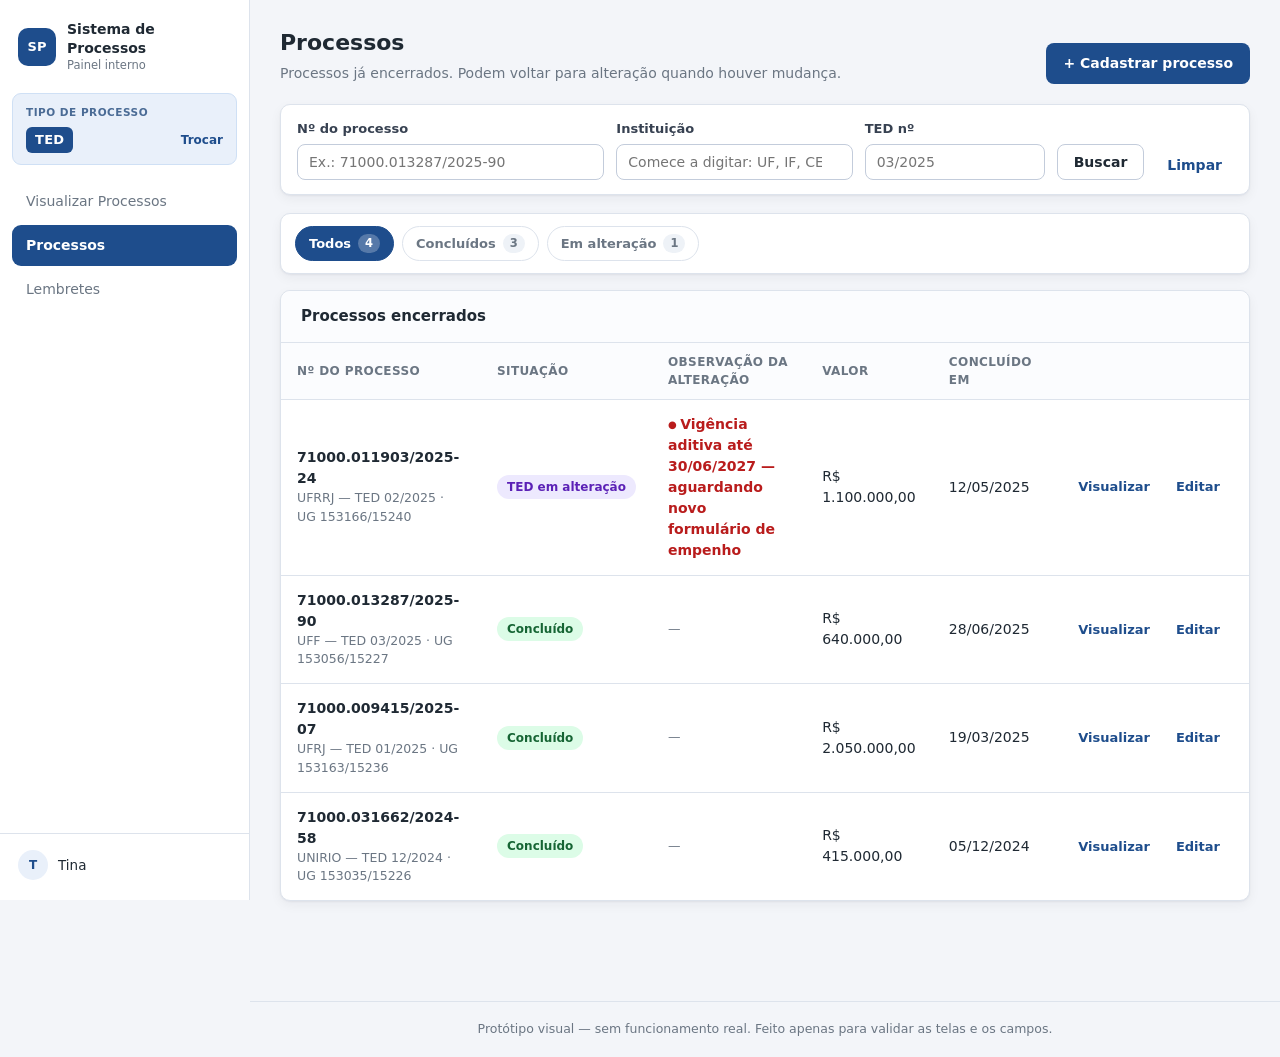
<file: ted-processos.html>
<!DOCTYPE html>
<html lang="pt-BR">
<head>
  <meta charset="UTF-8">
  <meta name="viewport" content="width=device-width, initial-scale=1">
  <title>TED &middot; Processos — Sistema de Processos</title>
  <link rel="stylesheet" href="estilo.css">
</head>
<body>

  <div class="app">

    <!-- ============ MENU LATERAL ============ -->
    <aside class="lateral">
      <div class="lateral-marca">
        <span class="sigla">SP</span>
        <span class="nome">
          <strong>Sistema de Processos</strong>
          Painel interno
        </span>
      </div>

      <div class="lateral-tipo">
        <span class="rotulo">Tipo de processo</span>
        <div class="atual">
          <span class="sigla-tipo">TED</span>
          <a href="index.html" class="trocar">Trocar</a>
        </div>
      </div>

      <nav class="menu">
        <a href="ted-visualizar.html">Visualizar Processos</a>
        <a href="ted-processos.html" class="ativa">Processos</a>
        <a href="ted-lembretes.html">Lembretes</a>
      </nav>

      <div class="lateral-usuario">
        <span class="avatar">T</span>
        Tina
      </div>
    </aside>

    <div class="conteudo">

  <main class="pagina">

    <div class="cabecalho-pagina">
      <div>
        <h1>Processos</h1>
        <p>Processos já encerrados. Podem voltar para alteração quando houver mudança.</p>
      </div>
      <div class="acoes">
        <a href="ted-novo.html" class="botao primario">+ Cadastrar processo</a>
      </div>
    </div>

    <!-- ============================================================
         BUSCA
         O campo de instituição usa <datalist>: conforme ela digita,
         o navegador sugere as instituições da lista. É um recurso do
         próprio HTML, funciona com 5 ou com 500 instituições.
         ============================================================ -->
    <section class="filtros">
      <div class="campo" style="flex:1.3">
        <label for="busca">Nº do processo</label>
        <input id="busca" type="text" placeholder="Ex.: 71000.013287/2025-90">
      </div>

      <div class="campo" style="flex:1">
        <label for="inst">Instituição</label>
        <input id="inst" type="text" list="instituicoes" placeholder="Comece a digitar: UF, IF, CEFET...">
      </div>

      <div class="campo" style="flex:.7">
        <label for="ted">TED nº</label>
        <input id="ted" type="text" placeholder="03/2025">
      </div>

      <button type="button" class="botao secundario">Buscar</button>
      <button type="button" class="botao discreto">Limpar</button>
    </section>

    <!-- lista de sugestões da instituição -->
    <datalist id="instituicoes">
      <option value="CEFET/RJ">Centro Federal de Educação Tecnológica Celso Suckow da Fonseca</option>
      <option value="IFB">Instituto Federal de Brasília</option>
      <option value="IFPI">Instituto Federal do Piauí</option>
      <option value="IFRJ">Instituto Federal do Rio de Janeiro</option>
      <option value="UERJ">Universidade do Estado do Rio de Janeiro</option>
      <option value="UFBA">Universidade Federal da Bahia</option>
      <option value="UFC">Universidade Federal do Ceará</option>
      <option value="UFF">Universidade Federal Fluminense</option>
      <option value="UFMG">Universidade Federal de Minas Gerais</option>
      <option value="UFPE">Universidade Federal de Pernambuco</option>
      <option value="UFPI">Universidade Federal do Piauí</option>
      <option value="UFPR">Universidade Federal do Paraná</option>
      <option value="UFRGS">Universidade Federal do Rio Grande do Sul</option>
      <option value="UFRJ">Universidade Federal do Rio de Janeiro</option>
      <option value="UFRRJ">Universidade Federal Rural do Rio de Janeiro</option>
      <option value="UFSC">Universidade Federal de Santa Catarina</option>
      <option value="UnB">Universidade de Brasília</option>
      <option value="UNIRIO">Universidade Federal do Estado do Rio de Janeiro</option>
    </datalist>

    <div class="filtro-etapas">

      <input type="radio" name="situacao" id="h-todos" checked>
      <input type="radio" name="situacao" id="h-concluido">
      <input type="radio" name="situacao" id="h-alteracao">

      <div class="chips">
        <label class="chip" for="h-todos">Todos <span class="conta">4</span></label>
        <label class="chip" for="h-concluido">Concluídos <span class="conta">3</span></label>
        <label class="chip" for="h-alteracao">Em alteração <span class="conta">1</span></label>
      </div>

      <section class="cartao">
        <div class="cartao-topo">
          <h2>Processos encerrados</h2>
        </div>

        <table class="tabela">
          <thead>
            <tr>
              <th>Nº do processo</th>
              <th>Situação</th>
              <th>Observação da alteração</th>
              <th>Valor</th>
              <th>Concluído em</th>
              <th></th>
            </tr>
          </thead>
          <tbody>

            <tr class="s-alteracao">
              <td>
                <div class="principal">71000.011903/2025-24</div>
                <div class="secundario">UFRRJ — TED 02/2025 · UG 153166/15240</div>
              </td>
              <td><span class="selo roxo">TED em alteração</span></td>
              <td class="pendente">Vigência aditiva até 30/06/2027 — aguardando novo formulário de empenho</td>
              <td>R$ 1.100.000,00</td>
              <td>12/05/2025</td>
              <td style="white-space:nowrap"><a href="ted-detalhe-alteracao.html" class="botao discreto pequeno">Visualizar</a><a href="ted-editar.html" class="botao discreto pequeno">Editar</a></td>
            </tr>

            <tr class="s-concluido">
              <td>
                <div class="principal">71000.013287/2025-90</div>
                <div class="secundario">UFF — TED 03/2025 · UG 153056/15227</div>
              </td>
              <td><span class="selo verde">Concluído</span></td>
              <td class="secundario">—</td>
              <td>R$ 640.000,00</td>
              <td>28/06/2025</td>
              <td style="white-space:nowrap"><a href="ted-detalhe-concluido.html" class="botao discreto pequeno">Visualizar</a><a href="ted-editar.html" class="botao discreto pequeno">Editar</a></td>
            </tr>

            <tr class="s-concluido">
              <td>
                <div class="principal">71000.009415/2025-07</div>
                <div class="secundario">UFRJ — TED 01/2025 · UG 153163/15236</div>
              </td>
              <td><span class="selo verde">Concluído</span></td>
              <td class="secundario">—</td>
              <td>R$ 2.050.000,00</td>
              <td>19/03/2025</td>
              <td style="white-space:nowrap"><a href="ted-detalhe-concluido.html" class="botao discreto pequeno">Visualizar</a><a href="ted-editar.html" class="botao discreto pequeno">Editar</a></td>
            </tr>

            <tr class="s-concluido">
              <td>
                <div class="principal">71000.031662/2024-58</div>
                <div class="secundario">UNIRIO — TED 12/2024 · UG 153035/15226</div>
              </td>
              <td><span class="selo verde">Concluído</span></td>
              <td class="secundario">—</td>
              <td>R$ 415.000,00</td>
              <td>05/12/2024</td>
              <td style="white-space:nowrap"><a href="ted-detalhe-concluido.html" class="botao discreto pequeno">Visualizar</a><a href="ted-editar.html" class="botao discreto pequeno">Editar</a></td>
            </tr>

          </tbody>
        </table>
      </section>

    </div><!-- fim do filtro -->

    </main>

  <footer class="rodape">
    Protótipo visual — sem funcionamento real. Feito apenas para validar as telas e os campos.
  </footer>

    </div>
  </div>

</body>
</html>
</file>
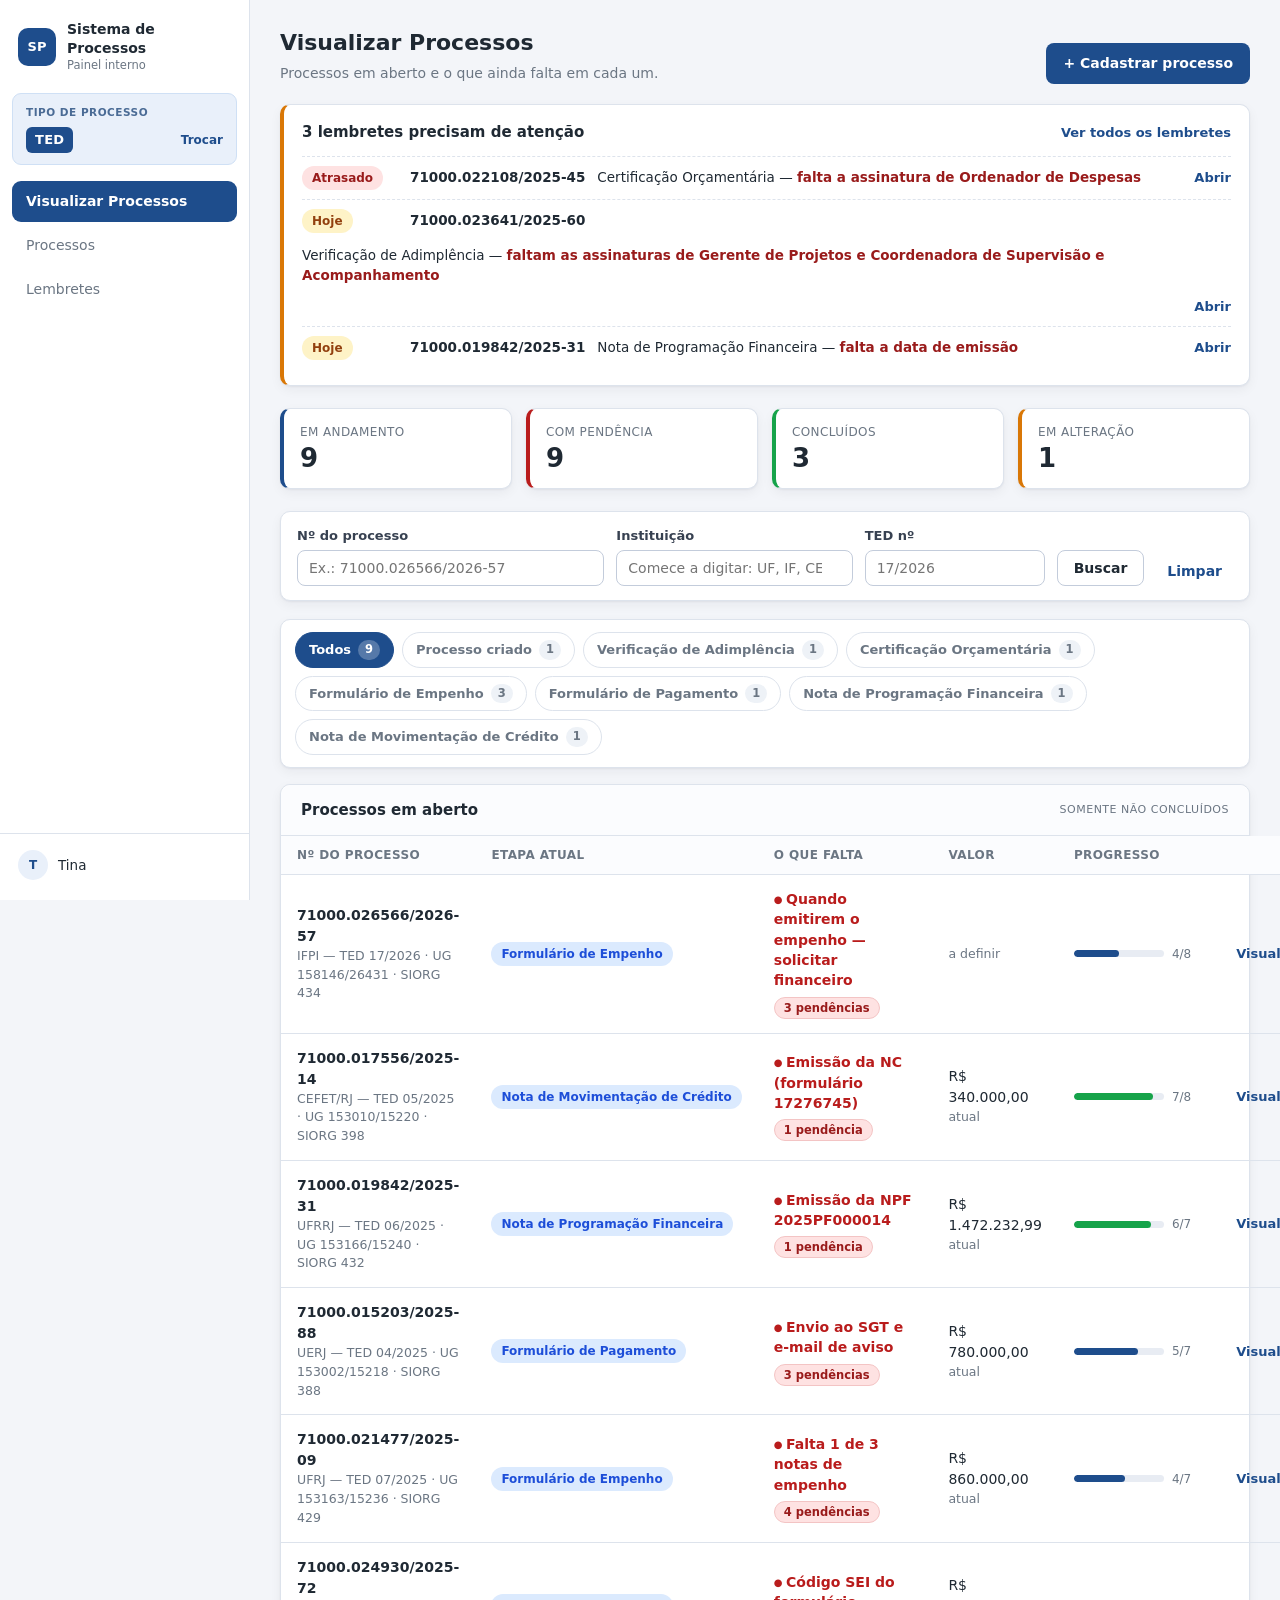
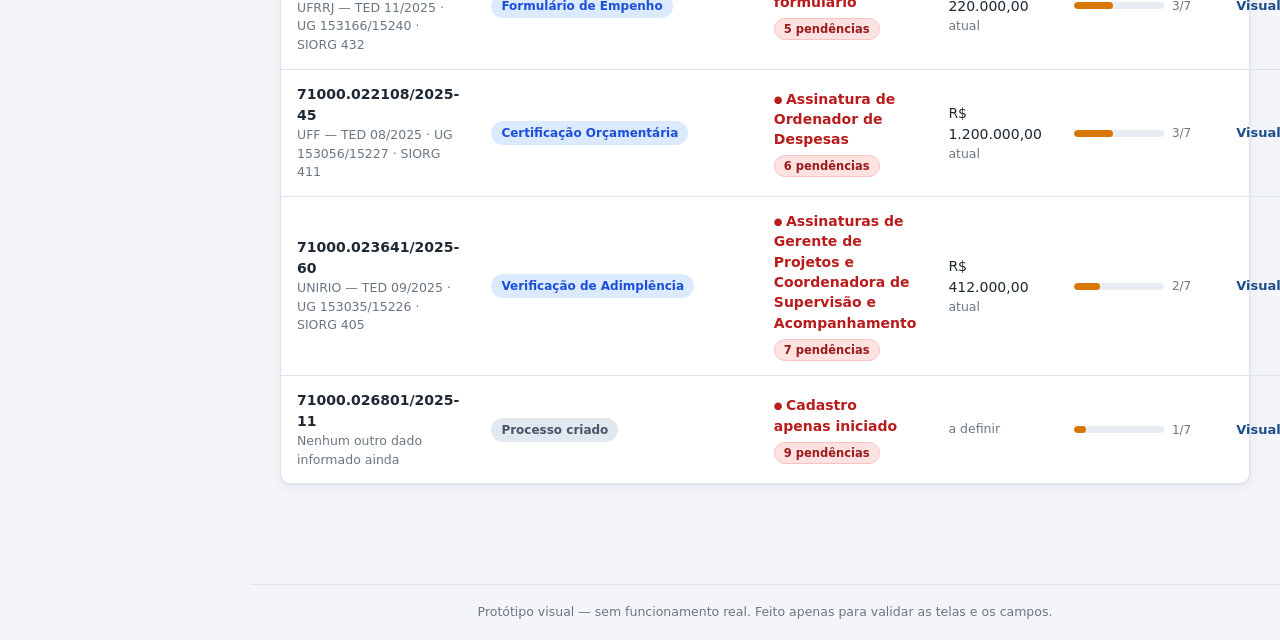
<file: ted-visualizar.html>
<!DOCTYPE html>
<html lang="pt-BR">
<head>
  <meta charset="UTF-8">
  <meta name="viewport" content="width=device-width, initial-scale=1">
  <title>TED &middot; Visualizar Processos — Sistema de Processos</title>
  <link rel="stylesheet" href="estilo.css">
</head>
<body>

  <div class="app">

    <!-- ============ MENU LATERAL ============ -->
    <aside class="lateral">
      <div class="lateral-marca">
        <span class="sigla">SP</span>
        <span class="nome">
          <strong>Sistema de Processos</strong>
          Painel interno
        </span>
      </div>

      <div class="lateral-tipo">
        <span class="rotulo">Tipo de processo</span>
        <div class="atual">
          <span class="sigla-tipo">TED</span>
          <a href="index.html" class="trocar">Trocar</a>
        </div>
      </div>

      <nav class="menu">
        <a href="ted-visualizar.html" class="ativa">Visualizar Processos</a>
        <a href="ted-processos.html">Processos</a>
        <a href="ted-lembretes.html">Lembretes</a>
      </nav>

      <div class="lateral-usuario">
        <span class="avatar">T</span>
        Tina
      </div>
    </aside>

    <div class="conteudo">

  <main class="pagina">

    <div class="cabecalho-pagina">
      <div>
        <h1>Visualizar Processos</h1>
        <p>Processos em aberto e o que ainda falta em cada um.</p>
      </div>
      <div class="acoes">
        <a href="ted-novo.html" class="botao primario">+ Cadastrar processo</a>
      </div>
    </div>

    <!-- ============================================================
         AVISO DOS LEMBRETES DO DIA
         Cada linha é uma pendência específica, não o processo inteiro.
         ============================================================ -->
    <section class="aviso-lembretes">
      <div class="topo-aviso">
        <h2>3 lembretes precisam de atenção</h2>
        <a href="ted-lembretes.html" class="ver-todos">Ver todos os lembretes</a>
      </div>

      <div class="lembrete-linha">
        <span class="quando-selo"><span class="selo vermelho">Atrasado</span></span>
        <span class="processo">71000.022108/2025-45</span>
        <span>Certificação Orçamentária —
          <span class="falta">falta a assinatura de Ordenador de Despesas</span></span>
        <a href="ted-detalhe.html" class="abrir">Abrir</a>
      </div>

      <div class="lembrete-linha">
        <span class="quando-selo"><span class="selo ambar">Hoje</span></span>
        <span class="processo">71000.023641/2025-60</span>
        <span>Verificação de Adimplência —
          <span class="falta">faltam as assinaturas de Gerente de Projetos e Coordenadora de Supervisão e Acompanhamento</span></span>
        <a href="ted-detalhe.html" class="abrir">Abrir</a>
      </div>

      <div class="lembrete-linha">
        <span class="quando-selo"><span class="selo ambar">Hoje</span></span>
        <span class="processo">71000.019842/2025-31</span>
        <span>Nota de Programação Financeira —
          <span class="falta">falta a data de emissão</span></span>
        <a href="ted-detalhe.html" class="abrir">Abrir</a>
      </div>
    </section>

    <!-- ---- painéis de resumo ---- -->
    <section class="resumo">
      <div class="painel">
        <div class="rotulo">Em andamento</div>
        <div class="valor">9</div>
      </div>
      <div class="painel alerta">
        <div class="rotulo">Com pendência</div>
        <div class="valor">9</div>
      </div>
      <div class="painel ok">
        <div class="rotulo">Concluídos</div>
        <div class="valor">3</div>
      </div>
      <div class="painel aviso">
        <div class="rotulo">Em alteração</div>
        <div class="valor">1</div>
      </div>
    </section>

    <!-- ---- busca pelo número do processo ---- -->
    <section class="filtros">
      <div class="campo" style="flex:1.3">
        <label for="busca">Nº do processo</label>
        <input id="busca" type="text" placeholder="Ex.: 71000.026566/2026-57">
      </div>

      <div class="campo" style="flex:1">
        <label for="inst">Instituição</label>
        <input id="inst" type="text" list="instituicoes" placeholder="Comece a digitar: UF, IF, CEFET...">
      </div>

      <div class="campo" style="flex:.7">
        <label for="ted">TED nº</label>
        <input id="ted" type="text" placeholder="17/2026">
      </div>

      <button type="button" class="botao secundario">Buscar</button>
      <button type="button" class="botao discreto">Limpar</button>
    </section>

    <!-- lista de sugestões da instituição -->
    <datalist id="instituicoes">
      <option value="CEFET/RJ">Centro Federal de Educação Tecnológica Celso Suckow da Fonseca</option>
      <option value="IFB">Instituto Federal de Brasília</option>
      <option value="IFPI">Instituto Federal do Piauí</option>
      <option value="IFRJ">Instituto Federal do Rio de Janeiro</option>
      <option value="UERJ">Universidade do Estado do Rio de Janeiro</option>
      <option value="UFBA">Universidade Federal da Bahia</option>
      <option value="UFC">Universidade Federal do Ceará</option>
      <option value="UFF">Universidade Federal Fluminense</option>
      <option value="UFMG">Universidade Federal de Minas Gerais</option>
      <option value="UFPE">Universidade Federal de Pernambuco</option>
      <option value="UFPI">Universidade Federal do Piauí</option>
      <option value="UFPR">Universidade Federal do Paraná</option>
      <option value="UFRGS">Universidade Federal do Rio Grande do Sul</option>
      <option value="UFRJ">Universidade Federal do Rio de Janeiro</option>
      <option value="UFRRJ">Universidade Federal Rural do Rio de Janeiro</option>
      <option value="UFSC">Universidade Federal de Santa Catarina</option>
      <option value="UnB">Universidade de Brasília</option>
      <option value="UNIRIO">Universidade Federal do Estado do Rio de Janeiro</option>
    </datalist>

    <!-- ============================================================
         FILTRO POR ETAPA
         Os rádios abaixo estão escondidos pelo CSS. Cada chip é um
         <label for="..."> que marca o rádio correspondente, e o CSS
         esconde as linhas das outras etapas. Sem JavaScript.
         ============================================================ -->
    <div class="filtro-etapas">

      <input type="radio" name="etapa" id="f-todos" checked>
      <input type="radio" name="etapa" id="f-criado">
      <input type="radio" name="etapa" id="f-adimplencia">
      <input type="radio" name="etapa" id="f-certificacao">
      <input type="radio" name="etapa" id="f-empenho">
      <input type="radio" name="etapa" id="f-pagamento">
      <input type="radio" name="etapa" id="f-programacao">
      <input type="radio" name="etapa" id="f-movimentacao">

      <div class="chips">
        <label class="chip" for="f-todos">Todos <span class="conta">9</span></label>
        <label class="chip" for="f-criado">Processo criado <span class="conta">1</span></label>
        <label class="chip" for="f-adimplencia">Verificação de Adimplência <span class="conta">1</span></label>
        <label class="chip" for="f-certificacao">Certificação Orçamentária <span class="conta">1</span></label>
        <label class="chip" for="f-empenho">Formulário de Empenho <span class="conta">3</span></label>
        <label class="chip" for="f-pagamento">Formulário de Pagamento <span class="conta">1</span></label>
        <label class="chip" for="f-programacao">Nota de Programação Financeira <span class="conta">1</span></label>
        <label class="chip" for="f-movimentacao">Nota de Movimentação de Crédito <span class="conta">1</span></label>
      </div>

      <!-- ---- lista de processos ---- -->
      <section class="cartao">
        <div class="cartao-topo">
          <h2>Processos em aberto</h2>
          <span class="obrigatorio">Somente não concluídos</span>
        </div>

        <table class="tabela">
          <thead>
            <tr>
              <th>Nº do processo</th>
              <th>Etapa atual</th>
              <th>O que falta</th>
              <th>Valor</th>
              <th>Progresso</th>
              <th></th>
            </tr>
          </thead>
          <tbody>

            <tr class="e-empenho">
              <td>
                <div class="principal">71000.026566/2026-57</div>
                <div class="secundario">IFPI — TED 17/2026 · UG 158146/26431 · SIORG 434</div>
              </td>
              <td><span class="selo azul">Formulário de Empenho</span></td>
              <td class="pendencias">
                <span class="pendente">Quando emitirem o empenho — solicitar financeiro</span>
                <button type="button" class="mais">
                  3 pendências
                  <span class="balao">
                    <span class="titulo">Falta preencher</span>
                    <ul>
                      <li>Notas de empenho ainda não emitidas</li>
                      <li>Solicitar o financeiro depois do empenho</li>
                      <li>Nota de Programação Financeira</li>
                    </ul>
                  </span>
                </button>
              </td>
              <td class="secundario">a definir</td>
              <td>
                <div class="progresso-linha">
                  <div class="barra"><span style="width:50%"></span></div>
                  <span>4/8</span>
                </div>
              </td>
              <td style="white-space:nowrap"><a href="ted-detalhe.html" class="botao discreto pequeno">Visualizar</a><a href="ted-editar.html" class="botao discreto pequeno">Editar</a></td>
            </tr>

            <tr class="e-movimentacao">
              <td>
                <div class="principal">71000.017556/2025-14</div>
                <div class="secundario">CEFET/RJ — TED 05/2025 · UG 153010/15220 · SIORG 398</div>
              </td>
              <td><span class="selo azul">Nota de Movimentação de Crédito</span></td>
              <td class="pendencias">
                <span class="pendente">Emissão da NC (formulário 17276745)</span>
                <button type="button" class="mais">
                  1 pendência
                  <span class="balao">
                    <span class="titulo">Falta preencher</span>
                    <ul>
                      <li>Número, código SEI e data de emissão da NC</li>
                    </ul>
                  </span>
                </button>
              </td>
              <td>
                <div>R$ 340.000,00</div>
                <div class="secundario">atual</div>
              </td>
              <td>
                <div class="progresso-linha">
                  <div class="barra quase"><span style="width:88%"></span></div>
                  <span>7/8</span>
                </div>
              </td>
              <td style="white-space:nowrap"><a href="ted-detalhe.html" class="botao discreto pequeno">Visualizar</a><a href="ted-editar.html" class="botao discreto pequeno">Editar</a></td>
            </tr>

            <tr class="e-programacao">
              <td>
                <div class="principal">71000.019842/2025-31</div>
                <div class="secundario">UFRRJ — TED 06/2025 · UG 153166/15240 · SIORG 432</div>
              </td>
              <td><span class="selo azul">Nota de Programação Financeira</span></td>
              <td class="pendencias">
                <span class="pendente">Emissão da NPF 2025PF000014</span>
                <button type="button" class="mais">
                  1 pendência
                  <span class="balao">
                    <span class="titulo">Falta preencher</span>
                    <ul>
                      <li>Data de emissão da NPF 2025PF000014</li>
                    </ul>
                  </span>
                </button>
              </td>
              <td>
                <div>R$ 1.472.232,99</div>
                <div class="secundario">atual</div>
              </td>
              <td>
                <div class="progresso-linha">
                  <div class="barra quase"><span style="width:86%"></span></div>
                  <span>6/7</span>
                </div>
              </td>
              <td style="white-space:nowrap"><a href="ted-detalhe.html" class="botao discreto pequeno">Visualizar</a><a href="ted-editar.html" class="botao discreto pequeno">Editar</a></td>
            </tr>

            <tr class="e-pagamento">
              <td>
                <div class="principal">71000.015203/2025-88</div>
                <div class="secundario">UERJ — TED 04/2025 · UG 153002/15218 · SIORG 388</div>
              </td>
              <td><span class="selo azul">Formulário de Pagamento</span></td>
              <td class="pendencias">
                <span class="pendente">Envio ao SGT e e-mail de aviso</span>
                <button type="button" class="mais">
                  3 pendências
                  <span class="balao">
                    <span class="titulo">Falta preencher</span>
                    <ul>
                      <li>Envio do formulário ao SGT</li>
                      <li>E-mail de aviso do repasse (data e motivo)</li>
                      <li>Nota de Programação Financeira</li>
                    </ul>
                  </span>
                </button>
              </td>
              <td>
                <div>R$ 780.000,00</div>
                <div class="secundario">atual</div>
              </td>
              <td>
                <div class="progresso-linha">
                  <div class="barra"><span style="width:71%"></span></div>
                  <span>5/7</span>
                </div>
              </td>
              <td style="white-space:nowrap"><a href="ted-detalhe.html" class="botao discreto pequeno">Visualizar</a><a href="ted-editar.html" class="botao discreto pequeno">Editar</a></td>
            </tr>

            <tr class="e-empenho">
              <td>
                <div class="principal">71000.021477/2025-09</div>
                <div class="secundario">UFRJ — TED 07/2025 · UG 153163/15236 · SIORG 429</div>
              </td>
              <td><span class="selo azul">Formulário de Empenho</span></td>
              <td class="pendencias">
                <span class="pendente">Falta 1 de 3 notas de empenho</span>
                <button type="button" class="mais">
                  4 pendências
                  <span class="balao">
                    <span class="titulo">Falta preencher</span>
                    <ul>
                      <li>1 de 3 notas de empenho</li>
                      <li>Formulário de Pagamento / Repasse</li>
                      <li>Envio ao SGT e e-mail de aviso</li>
                      <li>Nota de Programação Financeira</li>
                    </ul>
                  </span>
                </button>
              </td>
              <td>
                <div>R$ 860.000,00</div>
                <div class="secundario">atual</div>
              </td>
              <td>
                <div class="progresso-linha">
                  <div class="barra"><span style="width:57%"></span></div>
                  <span>4/7</span>
                </div>
              </td>
              <td style="white-space:nowrap"><a href="ted-detalhe.html" class="botao discreto pequeno">Visualizar</a><a href="ted-editar.html" class="botao discreto pequeno">Editar</a></td>
            </tr>

            <tr class="e-empenho">
              <td>
                <div class="principal">71000.024930/2025-72</div>
                <div class="secundario">UFRRJ — TED 11/2025 · UG 153166/15240 · SIORG 432</div>
              </td>
              <td><span class="selo azul">Formulário de Empenho</span></td>
              <td class="pendencias">
                <span class="pendente">Código SEI do formulário</span>
                <button type="button" class="mais">
                  5 pendências
                  <span class="balao">
                    <span class="titulo">Falta preencher</span>
                    <ul>
                      <li>Código SEI do Formulário de Empenho</li>
                      <li>Notas de empenho</li>
                      <li>Formulário de Pagamento / Repasse</li>
                      <li>Envio ao SGT e e-mail de aviso</li>
                      <li>Nota de Programação Financeira</li>
                    </ul>
                  </span>
                </button>
              </td>
              <td>
                <div>R$ 220.000,00</div>
                <div class="secundario">atual</div>
              </td>
              <td>
                <div class="progresso-linha">
                  <div class="barra inicio"><span style="width:43%"></span></div>
                  <span>3/7</span>
                </div>
              </td>
              <td style="white-space:nowrap"><a href="ted-detalhe.html" class="botao discreto pequeno">Visualizar</a><a href="ted-editar.html" class="botao discreto pequeno">Editar</a></td>
            </tr>

            <tr class="e-certificacao">
              <td>
                <div class="principal">71000.022108/2025-45</div>
                <div class="secundario">UFF — TED 08/2025 · UG 153056/15227 · SIORG 411</div>
              </td>
              <td><span class="selo azul">Certificação Orçamentária</span></td>
              <td class="pendencias">
                <span class="pendente">Assinatura de Ordenador de Despesas</span>
                <button type="button" class="mais">
                  6 pendências
                  <span class="balao">
                    <span class="titulo">Falta preencher</span>
                    <ul>
                      <li>Assinatura de Ordenador de Despesas na Certificação</li>
                      <li>Formulário de Empenho</li>
                      <li>Notas de empenho</li>
                      <li>Formulário de Pagamento / Repasse</li>
                      <li>Envio ao SGT e e-mail de aviso</li>
                      <li>Nota de Programação Financeira</li>
                    </ul>
                  </span>
                </button>
              </td>
              <td>
                <div>R$ 1.200.000,00</div>
                <div class="secundario">atual</div>
              </td>
              <td>
                <div class="progresso-linha">
                  <div class="barra inicio"><span style="width:43%"></span></div>
                  <span>3/7</span>
                </div>
              </td>
              <td style="white-space:nowrap"><a href="ted-detalhe.html" class="botao discreto pequeno">Visualizar</a><a href="ted-editar.html" class="botao discreto pequeno">Editar</a></td>
            </tr>

            <tr class="e-adimplencia">
              <td>
                <div class="principal">71000.023641/2025-60</div>
                <div class="secundario">UNIRIO — TED 09/2025 · UG 153035/15226 · SIORG 405</div>
              </td>
              <td><span class="selo azul">Verificação de Adimplência</span></td>
              <td class="pendencias">
                <span class="pendente">Assinaturas de Gerente de Projetos e Coordenadora de Supervisão e Acompanhamento</span>
                <button type="button" class="mais">
                  7 pendências
                  <span class="balao">
                    <span class="titulo">Falta preencher</span>
                    <ul>
                      <li>Assinaturas de Gerente de Projetos e Coordenadora de Supervisão e Acompanhamento na Adimplência</li>
                      <li>Certificação Orçamentária</li>
                      <li>Formulário de Empenho</li>
                      <li>Notas de empenho</li>
                      <li>Formulário de Pagamento / Repasse</li>
                      <li>Envio ao SGT e e-mail de aviso</li>
                      <li>Nota de Programação Financeira</li>
                    </ul>
                  </span>
                </button>
              </td>
              <td>
                <div>R$ 412.000,00</div>
                <div class="secundario">atual</div>
              </td>
              <td>
                <div class="progresso-linha">
                  <div class="barra inicio"><span style="width:29%"></span></div>
                  <span>2/7</span>
                </div>
              </td>
              <td style="white-space:nowrap"><a href="ted-detalhe.html" class="botao discreto pequeno">Visualizar</a><a href="ted-editar.html" class="botao discreto pequeno">Editar</a></td>
            </tr>

            <!-- exemplo do processo recém-criado: só o número foi informado -->
            <tr class="e-criado">
              <td>
                <div class="principal">71000.026801/2025-11</div>
                <div class="secundario">Nenhum outro dado informado ainda</div>
              </td>
              <td><span class="selo cinza">Processo criado</span></td>
              <td class="pendencias">
                <span class="pendente">Cadastro apenas iniciado</span>
                <button type="button" class="mais">
                  9 pendências
                  <span class="balao">
                    <span class="titulo">Falta preencher</span>
                    <ul>
                      <li>Instituição, UG / Gestão favorecida e SIORG</li>
                      <li>TED nº e vigência</li>
                      <li>Valor Inicial e valor atual</li>
                      <li>Verificação de Adimplência</li>
                      <li>Certificação Orçamentária</li>
                      <li>Formulário de Empenho</li>
                      <li>Notas de empenho</li>
                      <li>Formulário de Pagamento e envio ao SGT</li>
                      <li>Nota de Programação Financeira</li>
                    </ul>
                  </span>
                </button>
              </td>
              <td class="secundario">a definir</td>
              <td>
                <div class="progresso-linha">
                  <div class="barra inicio"><span style="width:14%"></span></div>
                  <span>1/7</span>
                </div>
              </td>
              <td style="white-space:nowrap"><a href="ted-detalhe.html" class="botao discreto pequeno">Visualizar</a><a href="ted-novo.html" class="botao discreto pequeno">Editar</a></td>
            </tr>

          </tbody>
        </table>
      </section>

    </div><!-- fim do filtro-etapas -->

    </main>

  <footer class="rodape">
    Protótipo visual — sem funcionamento real. Feito apenas para validar as telas e os campos.
  </footer>

    </div>
  </div>

</body>
</html>
</file>
<file: estilo.css>
/* =========================================================
   Protótipo Tina — folha de estilo única
   HTML + CSS puros (sem JavaScript)
   ========================================================= */

/* ---------- 1. Variáveis de cor e medidas ---------- */
:root {
  --fundo:          #f3f5f9;
  --superficie:     #ffffff;
  --borda:          #dde3ec;
  --borda-forte:    #c3ccdb;

  --texto:          #1f2933;
  --texto-suave:    #6b7683;

  --primaria:       #1e4d8c;
  --primaria-escura:#163a6b;
  --primaria-clara: #e9f0fa;

  --verde-txt:      #166534;  --verde-bg:  #dcfce7;
  --azul-txt:       #1d4ed8;  --azul-bg:   #dbeafe;
  --ambar-txt:      #92400e;  --ambar-bg:  #fef3c7;
  --cinza-txt:      #475569;  --cinza-bg:  #e2e8f0;
  --vermelho-txt:   #991b1b;  --vermelho-bg:#fee2e2;

  --raio:           10px;
  --sombra:         0 1px 2px rgba(16,24,40,.05), 0 4px 12px rgba(16,24,40,.05);
}

/* ---------- 2. Reset básico ---------- */
* { box-sizing: border-box; }

body {
  margin: 0;
  font-family: "Segoe UI", system-ui, -apple-system, Roboto, Arial, sans-serif;
  font-size: 15px;
  line-height: 1.5;
  color: var(--texto);
  background: var(--fundo);
}

a { color: var(--primaria); }

/* ---------- 3. Menu lateral ---------- */
.app {
  display: flex;
  min-height: 100vh;
  align-items: flex-start;
}

.lateral {
  width: 250px;
  flex: none;
  align-self: stretch;
  position: sticky;
  top: 0;
  height: 100vh;
  background: var(--superficie);
  border-right: 1px solid var(--borda);
  display: flex;
  flex-direction: column;
  padding: 16px 0;
}

.lateral-marca {
  display: flex;
  align-items: center;
  gap: 11px;
  padding: 4px 18px 20px;
}

.lateral-marca .sigla {
  width: 38px; height: 38px;
  border-radius: 10px;
  background: var(--primaria);
  color: #fff;
  display: grid; place-items: center;
  font-size: 13px; font-weight: 700;
  flex: none;
}

.lateral-marca .nome {
  display: flex;
  flex-direction: column;
  font-size: 11.5px;
  color: var(--texto-suave);
  line-height: 1.35;
}

.lateral-marca .nome strong {
  font-size: 14px;
  color: var(--texto);
  font-weight: 650;
}

/* qual tipo de processo está aberto */
.lateral-tipo {
  margin: 0 12px 16px;
  padding: 11px 13px;
  background: var(--primaria-clara);
  border: 1px solid #cfe0f5;
  border-radius: 9px;
}

.lateral-tipo .rotulo {
  display: block;
  font-size: 10.5px;
  text-transform: uppercase;
  letter-spacing: .5px;
  color: #4a6b95;
  font-weight: 700;
  margin-bottom: 6px;
}

.lateral-tipo .atual {
  display: flex;
  align-items: center;
  gap: 9px;
}

.lateral-tipo .sigla-tipo {
  background: var(--primaria);
  color: #fff;
  border-radius: 6px;
  padding: 3px 9px;
  font-size: 13px;
  font-weight: 700;
  letter-spacing: .3px;
}

.lateral-tipo .trocar {
  margin-left: auto;
  font-size: 12px;
  font-weight: 600;
  text-decoration: none;
}

.lateral-tipo .trocar:hover { text-decoration: underline; }

/* itens do menu */
.menu {
  display: flex;
  flex-direction: column;
  gap: 3px;
  padding: 0 12px;
}

.menu a {
  display: block;
  padding: 10px 14px;
  border-radius: 9px;
  text-decoration: none;
  font-size: 14px;
  font-weight: 500;
  color: var(--texto-suave);
}

.menu a:hover { background: #f2f5fa; color: var(--texto); }

.menu a.ativa {
  background: var(--primaria);
  color: #fff;
  font-weight: 600;
}

.lateral-usuario {
  margin-top: auto;
  display: flex;
  align-items: center;
  gap: 10px;
  padding: 16px 18px 4px;
  border-top: 1px solid var(--borda);
  font-size: 13.5px;
  font-weight: 500;
}

.lateral-usuario .avatar {
  width: 30px; height: 30px;
  border-radius: 50%;
  background: var(--primaria-clara);
  color: var(--primaria);
  display: grid; place-items: center;
  font-weight: 700; font-size: 12px;
  flex: none;
}

/* área à direita do menu */
.conteudo {
  flex: 1;
  min-width: 0;
}

/* ---------- 4. Estrutura da página ---------- */
.pagina {
  max-width: 1180px;
  margin: 0 auto;
  padding: 26px 30px 60px;
}

.cabecalho-pagina {
  display: flex;
  align-items: flex-end;
  gap: 16px;
  margin-bottom: 20px;
  flex-wrap: wrap;
}

.cabecalho-pagina h1 {
  margin: 0;
  font-size: 22px;
  font-weight: 650;
}

.cabecalho-pagina p {
  margin: 4px 0 0;
  color: var(--texto-suave);
  font-size: 14px;
}

.cabecalho-pagina .acoes { margin-left: auto; display: flex; gap: 10px; }

.trilha {
  font-size: 13px;
  color: var(--texto-suave);
  margin-bottom: 14px;
}
.trilha a { text-decoration: none; }
.trilha a:hover { text-decoration: underline; }

/* ---------- 5. Cartões ---------- */
.cartao {
  background: var(--superficie);
  border: 1px solid var(--borda);
  border-radius: var(--raio);
  box-shadow: var(--sombra);
}

.cartao + .cartao { margin-top: 18px; }

.cartao-topo {
  display: flex;
  align-items: center;
  gap: 12px;
  padding: 14px 20px;
  border-bottom: 1px solid var(--borda);
  background: #fbfcfe;
  border-radius: var(--raio) var(--raio) 0 0;
}

.cartao-topo h2 {
  margin: 0;
  font-size: 15px;
  font-weight: 650;
}

.cartao-topo .numero {
  width: 26px; height: 26px;
  border-radius: 50%;
  background: var(--primaria-clara);
  color: var(--primaria);
  display: grid; place-items: center;
  font-size: 12px; font-weight: 700;
  flex: none;
}

.cartao-topo .obrigatorio {
  margin-left: auto;
  font-size: 11px;
  text-transform: uppercase;
  letter-spacing: .5px;
  color: var(--texto-suave);
}

/* um selo dentro desse espaço mantém o texto normal */
.cartao-topo .obrigatorio .selo {
  text-transform: none;
  letter-spacing: 0;
}

.cartao-corpo { padding: 20px; }

/* ---------- 6. Painéis de resumo ---------- */
.resumo {
  display: grid;
  grid-template-columns: repeat(4, 1fr);
  gap: 14px;
  margin-bottom: 22px;
}

.painel {
  background: var(--superficie);
  border: 1px solid var(--borda);
  border-left: 4px solid var(--primaria);
  border-radius: var(--raio);
  padding: 14px 16px;
  box-shadow: var(--sombra);
}

.painel .rotulo {
  font-size: 12px;
  text-transform: uppercase;
  letter-spacing: .4px;
  color: var(--texto-suave);
}

.painel .valor {
  font-size: 26px;
  font-weight: 700;
  line-height: 1.2;
  margin-top: 2px;
}

.painel.aviso   { border-left-color: #d97706; }
.painel.alerta  { border-left-color: #b91c1c; }
.painel.ok      { border-left-color: #16a34a; }

/* ---------- 7. Selos de status ---------- */
.selo {
  display: inline-block;
  padding: 3px 10px;
  border-radius: 999px;
  font-size: 12px;
  font-weight: 600;
  white-space: nowrap;
}

.selo.verde    { background: var(--verde-bg);    color: var(--verde-txt); }
.selo.azul     { background: var(--azul-bg);     color: var(--azul-txt); }
.selo.ambar    { background: var(--ambar-bg);    color: var(--ambar-txt); }
.selo.cinza    { background: var(--cinza-bg);    color: var(--cinza-txt); }
.selo.vermelho { background: var(--vermelho-bg); color: var(--vermelho-txt); }

/* ---------- 8. Barra de progresso ---------- */
.barra {
  height: 7px;
  background: #e8ecf3;
  border-radius: 999px;
  overflow: hidden;
  min-width: 90px;
}

.barra span {
  display: block;
  height: 100%;
  background: var(--primaria);
  border-radius: 999px;
}

.barra.quase span  { background: #16a34a; }
.barra.inicio span { background: #d97706; }

.progresso-linha {
  display: flex;
  align-items: center;
  gap: 8px;
  font-size: 12px;
  color: var(--texto-suave);
}

/* ---------- 9. Tabela ---------- */
.tabela {
  width: 100%;
  border-collapse: collapse;
  font-size: 14px;
}

.tabela th {
  text-align: left;
  font-size: 12px;
  text-transform: uppercase;
  letter-spacing: .4px;
  color: var(--texto-suave);
  font-weight: 600;
  padding: 10px 16px;
  border-bottom: 1px solid var(--borda);
  background: #fbfcfe;
}

.tabela td {
  padding: 14px 16px;
  border-bottom: 1px solid var(--borda);
  vertical-align: middle;
}

.tabela tr:last-child td { border-bottom: none; }
.tabela tbody tr:hover { background: #f8faff; }

.tabela .principal  { font-weight: 600; }
.tabela .secundario { color: var(--texto-suave); font-size: 12.5px; }

/* ---------- 10. Botões ---------- */
.botao {
  display: inline-flex;
  align-items: center;
  gap: 7px;
  padding: 9px 16px;
  border-radius: 8px;
  border: 1px solid transparent;
  font-size: 14px;
  font-weight: 600;
  text-decoration: none;
  cursor: pointer;
  font-family: inherit;
}

.botao.primario {
  background: var(--primaria);
  color: #fff;
}
.botao.primario:hover { background: var(--primaria-escura); }

.botao.secundario {
  background: #fff;
  color: var(--texto);
  border-color: var(--borda-forte);
}
.botao.secundario:hover { background: #f5f7fb; }

.botao.discreto {
  background: transparent;
  color: var(--primaria);
  padding: 6px 10px;
}
.botao.discreto:hover { background: var(--primaria-clara); }

.botao.pequeno { padding: 6px 12px; font-size: 13px; }

/* ação destrutiva */
.botao.perigo {
  background: #b91c1c;
  color: #fff;
}
.botao.perigo:hover { background: #991b1b; }

.botao.discreto.perigo {
  background: transparent;
  color: #b91c1c;
}
.botao.discreto.perigo:hover { background: var(--vermelho-bg); }

.botao.secundario.perigo {
  background: #fff;
  color: #b91c1c;
  border-color: #f0b8b8;
}
.botao.secundario.perigo:hover { background: var(--vermelho-bg); }

/* ---------- 11. Seleção de tipo de processo ---------- */
.tipos {
  display: grid;
  grid-template-columns: repeat(3, 1fr);
  gap: 18px;
}

.tipo {
  background: var(--superficie);
  border: 1px solid var(--borda);
  border-radius: 12px;
  padding: 24px 22px;
  text-decoration: none;
  color: inherit;
  box-shadow: var(--sombra);
  display: block;
  position: relative;
}

.tipo:hover {
  border-color: var(--primaria);
  box-shadow: 0 6px 20px rgba(30,77,140,.14);
}

.tipo .icone {
  width: 44px; height: 44px;
  border-radius: 10px;
  background: var(--primaria-clara);
  color: var(--primaria);
  display: grid; place-items: center;
  font-weight: 700; font-size: 14px;
  margin-bottom: 14px;
}

.tipo h3 { margin: 0 0 6px; font-size: 17px; }
.tipo p  { margin: 0; font-size: 13.5px; color: var(--texto-suave); }

/* números do tipo (quantos processos existem daquele tipo) */
.tipo .numeros {
  display: flex;
  gap: 20px;
  margin-top: 16px;
  padding-top: 14px;
  border-top: 1px solid var(--borda);
}

.tipo .numeros div { display: flex; flex-direction: column; }

.tipo .numeros .quanto {
  font-size: 20px;
  font-weight: 700;
  line-height: 1.1;
}

.tipo .numeros .oque {
  font-size: 11px;
  text-transform: uppercase;
  letter-spacing: .4px;
  color: var(--texto-suave);
}

.tipo .disponivel { position: absolute; top: 16px; right: 16px; }

.tipo.indisponivel {
  opacity: .55;
  pointer-events: none;
  background: #fafbfd;
}

/* ---------- 12. Formulário ---------- */
.grade {
  display: grid;
  grid-template-columns: repeat(12, 1fr);
  gap: 16px 18px;
}

.col-2  { grid-column: span 2; }
.col-3  { grid-column: span 3; }
.col-4  { grid-column: span 4; }
.col-5  { grid-column: span 5; }
.col-6  { grid-column: span 6; }
.col-8  { grid-column: span 8; }
.col-12 { grid-column: span 12; }

.campo { display: flex; flex-direction: column; gap: 5px; }

.campo label {
  font-size: 13px;
  font-weight: 600;
  color: #374151;
}

.campo label .req { color: #b91c1c; margin-left: 2px; }

.campo label .opcional {
  font-weight: 500;
  color: var(--texto-suave);
  margin-left: 4px;
  font-size: 12px;
}

.campo input,
.campo select,
.campo textarea {
  font-family: inherit;
  font-size: 14px;
  color: var(--texto);
  padding: 9px 11px;
  border: 1px solid var(--borda-forte);
  border-radius: 8px;
  background: #fff;
  width: 100%;
}

.campo input:focus,
.campo select:focus,
.campo textarea:focus {
  outline: none;
  border-color: var(--primaria);
  box-shadow: 0 0 0 3px rgba(30,77,140,.14);
}

.campo input:read-only {
  background: var(--fundo);
  color: var(--texto-suave);
  cursor: not-allowed;
}

.campo input:read-only:focus {
  border-color: var(--borda-forte);
  box-shadow: none;
}

/* caixas de seleção não podem herdar a largura total dos campos de texto */
.campo input[type="checkbox"],
.campo input[type="radio"] {
  width: auto;
  padding: 0;
  border: none;
  border-radius: 0;
  flex: none;
  margin: 0;
}

.campo textarea { resize: vertical; min-height: 84px; }

.campo .dica { font-size: 12px; color: var(--texto-suave); }

.campo .dica code {
  background: #eef2f7;
  padding: 1px 5px;
  border-radius: 4px;
  font-size: 11.5px;
}

/* grupo de caixas de seleção (assinaturas) */
.assinaturas {
  display: flex;
  flex-wrap: wrap;
  gap: 10px;
}

.assinatura {
  display: flex;
  align-items: center;
  gap: 8px;
  border: 1px solid var(--borda-forte);
  border-radius: 8px;
  padding: 8px 12px;
  background: #fff;
  font-size: 13.5px;
  white-space: nowrap;
  cursor: pointer;
}

.assinatura input { accent-color: var(--primaria); }
.assinatura .cargo { color: var(--texto-suave); font-size: 12px; }

/* bloco repetível */
.repeticao {
  border: 1px solid var(--borda);
  border-radius: 10px;
  padding: 16px;
  background: #fbfcfe;
}

.repeticao + .repeticao { margin-top: 14px; }

.repeticao-topo {
  display: flex;
  align-items: center;
  gap: 10px;
  margin-bottom: 14px;
}

.repeticao-topo h4 {
  margin: 0;
  font-size: 13px;
  text-transform: uppercase;
  letter-spacing: .4px;
  color: var(--texto-suave);
}

.repeticao-topo .remover { margin-left: auto; }

/* aditivos de valor — linha enxuta, sem caixa nem cabeçalho */
.aditivo-linha {
  display: flex;
  align-items: flex-end;
  gap: 12px;
  padding: 10px 0;
  border-bottom: 1px solid var(--borda);
}

.aditivo-linha:first-child { padding-top: 0; }
.aditivo-linha:last-child { border-bottom: none; padding-bottom: 0; }

.aditivo-linha .campo { margin: 0; }
.aditivo-linha .aditivo-valor { flex: 0 0 170px; }
.aditivo-linha .aditivo-motivo { flex: 1 1 auto; min-width: 0; }

.aditivo-remover {
  flex: 0 0 auto;
  width: 34px;
  height: 34px;
  display: flex;
  align-items: center;
  justify-content: center;
  border-radius: 8px;
  color: var(--vermelho-txt);
  font-size: 15px;
  cursor: pointer;
  text-decoration: none;
}

.aditivo-remover:hover { background: #fee2e2; }

/* botão pequeno de adicionar aditivo — só do tamanho do texto, não a largura toda */
.adicionar-aditivo {
  display: inline-flex;
  align-items: center;
  gap: 6px;
  margin-top: 12px;
  border: 1px dashed var(--borda-forte);
  background: transparent;
  color: var(--primaria);
  border-radius: 999px;
  padding: 7px 14px;
  font-size: 13px;
  font-weight: 600;
  font-family: inherit;
  cursor: pointer;
}

.adicionar-aditivo:hover { background: var(--primaria-clara); border-color: var(--primaria); }

.adicionar {
  margin-top: 14px;
  width: 100%;
  border: 1px dashed var(--borda-forte);
  background: transparent;
  color: var(--primaria);
  border-radius: 10px;
  padding: 11px;
  font-size: 13.5px;
  font-weight: 600;
  font-family: inherit;
  cursor: pointer;
}

.adicionar:hover { background: var(--primaria-clara); border-color: var(--primaria); }

/* rodapé de ações do formulário */
.acoes-formulario {
  display: flex;
  align-items: center;
  gap: 12px;
  margin-top: 22px;
  padding: 16px 20px;
  background: var(--superficie);
  border: 1px solid var(--borda);
  border-radius: var(--raio);
  box-shadow: var(--sombra);
}

.acoes-formulario .observacao {
  font-size: 12.5px;
  color: var(--texto-suave);
  margin-right: auto;
}

/* ---------- 13. Aviso / nota ---------- */
.nota {
  display: flex;
  gap: 10px;
  background: var(--primaria-clara);
  border: 1px solid #cfe0f5;
  border-radius: 10px;
  padding: 12px 14px;
  font-size: 13.5px;
  color: #14395f;
  margin-bottom: 20px;
}

.nota strong { font-weight: 650; }

/* ---------- 14. Linha do tempo (detalhe) ---------- */
.linha-tempo { list-style: none; margin: 0; padding: 0; }

.etapa {
  position: relative;
  padding: 0 0 26px 34px;
  border-left: 2px solid var(--borda);
}

.etapa:last-child { border-left-color: transparent; padding-bottom: 0; }

.etapa::before {
  content: "";
  position: absolute;
  left: -8px; top: 2px;
  width: 14px; height: 14px;
  border-radius: 50%;
  background: #fff;
  border: 3px solid var(--borda-forte);
}

.etapa.concluida::before  { border-color: #16a34a; background: #16a34a; }
.etapa.andamento::before  { border-color: var(--primaria); background: #fff; box-shadow: 0 0 0 4px rgba(30,77,140,.15); }
.etapa.aguardando::before { border-color: #d97706; background: #fff; }

.etapa .titulo-etapa {
  display: flex; align-items: center; gap: 10px;
  font-weight: 620; font-size: 14.5px;
  flex-wrap: wrap;
}

.etapa .detalhes {
  margin-top: 6px;
  font-size: 13px;
  color: var(--texto-suave);
  display: flex;
  flex-wrap: wrap;
  gap: 6px 18px;
}

.etapa .detalhes b { color: var(--texto); font-weight: 600; }

/* lista de dados rótulo/valor */
.dados {
  display: grid;
  grid-template-columns: repeat(4, 1fr);
  gap: 16px;
}

.dados .item .rotulo {
  font-size: 12px;
  text-transform: uppercase;
  letter-spacing: .4px;
  color: var(--texto-suave);
}

.dados .item .conteudo { font-size: 14.5px; font-weight: 600; margin-top: 2px; }

/* valor que ainda não foi preenchido */
.dados .item .conteudo.falta { color: #b91c1c; font-weight: 600; }

.dados.tres { grid-template-columns: repeat(3, 1fr); }

/* lista de assinaturas na tela de visualização */
.assinou {
  display: inline-flex;
  align-items: center;
  gap: 6px;
  font-size: 13px;
  font-weight: 600;
  margin-right: 10px;
}
.assinou.sim  { color: var(--verde-txt); }
.assinou.nao  { color: #b91c1c; }
.assinou.sim::before { content: "✓"; }
.assinou.nao::before { content: "✕"; }

/* ---------- 15. Filtros ---------- */
.filtros {
  display: flex;
  gap: 12px;
  align-items: flex-end;
  flex-wrap: wrap;
  margin-bottom: 18px;
  background: var(--superficie);
  border: 1px solid var(--borda);
  border-radius: var(--raio);
  padding: 14px 16px;
  box-shadow: var(--sombra);
}

.filtros .campo { min-width: 180px; }

/* =========================================================
   JANELA (modal) — sem JavaScript, com :target
   O link "#historico" faz a janela virar alvo da URL, e o
   seletor :target liga o display. O fundo escuro e o X são
   links para "#", que limpam o alvo e fecham.
   ========================================================= */
.janela {
  display: none;
  position: fixed;
  inset: 0;
  z-index: 100;
  align-items: center;
  justify-content: center;
  padding: 26px;
}

.janela:target { display: flex; }

.janela-fundo {
  position: absolute;
  inset: 0;
  background: rgba(16,24,40,.55);
}

.janela-caixa {
  position: relative;
  display: flex;
  flex-direction: column;
  width: min(960px, 100%);
  max-height: 86vh;
  background: var(--superficie);
  border-radius: 12px;
  box-shadow: 0 20px 50px rgba(16,24,40,.3);
  overflow: hidden;
}

.janela-topo {
  display: flex;
  align-items: center;
  gap: 12px;
  padding: 16px 20px;
  border-bottom: 1px solid var(--borda);
  background: #fbfcfe;
  flex: none;
}

.janela-topo h2 { margin: 0; font-size: 16px; font-weight: 650; }

.janela-topo .contagem {
  font-size: 12px;
  color: var(--texto-suave);
}

.janela-fechar {
  margin-left: auto;
  width: 30px; height: 30px;
  border-radius: 8px;
  display: grid; place-items: center;
  text-decoration: none;
  color: var(--texto-suave);
  font-size: 16px;
  line-height: 1;
}

.janela-fechar:hover { background: #eef2f7; color: var(--texto); }

.janela-corpo {
  overflow-y: auto;
  min-height: 0;
}

/* janela pequena, para confirmação */
.janela-caixa.estreita { width: min(540px, 100%); }

.janela-corpo.texto {
  padding: 20px;
  font-size: 14px;
  line-height: 1.55;
}

.janela-corpo.texto p { margin: 0 0 10px; }
.janela-corpo.texto p:last-child { margin-bottom: 0; }

.janela-corpo.texto .destaque {
  display: block;
  margin: 12px 0;
  padding: 10px 12px;
  background: var(--vermelho-bg);
  border-radius: 8px;
  color: var(--vermelho-txt);
  font-weight: 600;
}

.janela-rodape {
  display: flex;
  justify-content: flex-end;
  gap: 10px;
  padding: 12px 20px;
  border-top: 1px solid var(--borda);
  background: #fbfcfe;
  flex: none;
}

/* =========================================================
   LEMBRETES
   ========================================================= */

/* aviso no topo da tela de acompanhamento */
.aviso-lembretes {
  background: var(--superficie);
  border: 1px solid var(--borda);
  border-left: 4px solid #d97706;
  border-radius: var(--raio);
  box-shadow: var(--sombra);
  padding: 16px 18px;
  margin-bottom: 22px;
}

.aviso-lembretes .topo-aviso {
  display: flex;
  align-items: center;
  gap: 10px;
  margin-bottom: 12px;
}

.aviso-lembretes h2 {
  margin: 0;
  font-size: 15px;
  font-weight: 650;
}

.aviso-lembretes .ver-todos {
  margin-left: auto;
  font-size: 13px;
  font-weight: 600;
  text-decoration: none;
}

.aviso-lembretes .ver-todos:hover { text-decoration: underline; }

.lembrete-linha {
  display: flex;
  align-items: baseline;
  gap: 12px;
  padding: 9px 0;
  border-top: 1px dashed var(--borda);
  font-size: 13.5px;
  flex-wrap: wrap;
}

.lembrete-linha .quando-selo {
  flex: none;
  width: 96px;
}

.lembrete-linha .processo {
  font-weight: 600;
  flex: none;
}

.lembrete-linha .falta {
  color: var(--vermelho-txt);
  font-weight: 600;
}

.lembrete-linha .abrir {
  margin-left: auto;
  font-size: 13px;
  font-weight: 600;
  text-decoration: none;
  white-space: nowrap;
}

/* link discreto, ex.: "ver detalhes" dentro de um item de dados */
.link-discreto {
  color: var(--primaria);
  font-weight: 600;
  font-size: 13.5px;
  text-decoration: none;
}

.link-discreto:hover { text-decoration: underline; }

/* botão de criar lembrete, ao lado de uma pendência */
.btn-lembrar {
  display: inline-flex;
  align-items: center;
  gap: 6px;
  padding: 4px 11px;
  border: 1px solid #f0c88a;
  background: var(--ambar-bg);
  color: var(--ambar-txt);
  border-radius: 999px;
  font-size: 12px;
  font-weight: 700;
  text-decoration: none;
  white-space: nowrap;
}

.btn-lembrar:hover { background: #fde9b8; border-color: #e0ac5c; }

/* escolha entre data única e repetição, dentro da janela */
.escolha-quando > input[type="radio"] { display: none; }

.opcoes-quando {
  display: flex;
  gap: 10px;
  margin-bottom: 14px;
}

.opcao-quando {
  flex: 1;
  border: 1px solid var(--borda-forte);
  border-radius: 9px;
  padding: 10px 12px;
  font-size: 13.5px;
  font-weight: 600;
  text-align: center;
  cursor: pointer;
  background: #fff;
}

.opcao-quando:hover { border-color: var(--primaria); }

#q-data:checked   ~ .opcoes-quando label[for="q-data"],
#q-repete:checked ~ .opcoes-quando label[for="q-repete"] {
  background: var(--primaria);
  border-color: var(--primaria);
  color: #fff;
}

/* bloco de destinatários do e-mail.
   Ele nasce visível; a regra abaixo o esconde quando a caixa
   "avisar por e-mail" está desmarcada. Feito nessa ordem de
   propósito: em navegador antigo, que não entende :has(),
   a regra é ignorada e o bloco simplesmente continua à vista. */
.bloco-email {
  margin-top: 14px;
  padding: 14px;
  background: #fbfcfe;
  border: 1px solid var(--borda);
  border-radius: 9px;
}

.escolha-email:has(input.liga-email:not(:checked)) .bloco-email { display: none; }

/* prévia do e-mail que vai sair */
.previa-email {
  margin-top: 14px;
  padding: 14px;
  border: 1px solid var(--borda);
  border-radius: 9px;
  background: #fff;
  font-size: 13px;
  line-height: 1.5;
}

.previa-email .assunto {
  font-weight: 700;
  padding-bottom: 8px;
  margin-bottom: 8px;
  border-bottom: 1px solid var(--borda);
}

.previa-email p { margin: 0 0 8px; }
.previa-email p:last-child { margin-bottom: 0; }
.previa-email .variavel { background: var(--ambar-bg); color: var(--ambar-txt); padding: 0 4px; border-radius: 4px; font-weight: 600; }

/* etiquetas de variável no editor de modelos */
.variaveis { display: flex; flex-wrap: wrap; gap: 7px; margin-top: 8px; }

.variaveis code {
  background: var(--ambar-bg);
  color: var(--ambar-txt);
  border: 1px solid #f0c88a;
  padding: 3px 9px;
  border-radius: 999px;
  font-size: 12px;
  font-weight: 700;
  cursor: pointer;
}

.bloco-email .gerenciar {
  display: inline-block;
  margin-top: 12px;
  font-size: 12.5px;
  font-weight: 600;
  text-decoration: none;
}

.bloco-email .gerenciar:hover { text-decoration: underline; }

/* =========================================================
   ESCOPO DO LEMBRETE — uma pendência ou o processo inteiro
   Duas perguntas encadeadas. O CSS combina as duas respostas
   ligando os dois rádios no mesmo seletor:
   #e-processo:checked ~ #n-resumo:checked ~ (o que mostrar)
   ========================================================= */
.escolha-quando > input[type="radio"] { display: none; }

.so-pendencia,
.so-processo,
.bloco-detalhe { display: none; }

#e-pendencia:checked ~ .so-pendencia { display: block; }
#e-processo:checked  ~ .so-processo,
#e-processo:checked  ~ .bloco-detalhe { display: block; }

#e-pendencia:checked ~ .opcoes-escopo label[for="e-pendencia"],
#e-processo:checked  ~ .opcoes-escopo label[for="e-processo"],
#n-tudo:checked      ~ .bloco-detalhe .opcoes-detalhe label[for="n-tudo"],
#n-resumo:checked    ~ .bloco-detalhe .opcoes-detalhe label[for="n-resumo"] {
  background: var(--primaria);
  border-color: var(--primaria);
  color: #fff;
}

/* prévias: uma para cada combinação de respostas */
.previa-email { display: none; }

#e-pendencia:checked ~ .escolha-email .previa-pendencia,
#e-processo:checked ~ #n-tudo:checked   ~ .escolha-email .previa-tudo,
#e-processo:checked ~ #n-resumo:checked ~ .escolha-email .previa-resumo {
  display: block;
}

.previa-email ul { margin: 6px 0 8px; padding-left: 20px; }
.previa-email li { margin-bottom: 3px; }

/* corpo de janela que segura um formulário */
.janela-corpo.formulario { padding: 20px; }

.campos-quando { display: none; }

#q-data:checked   ~ .campos-quando.para-data,
#q-repete:checked ~ .campos-quando.para-repete { display: block; }

/* ---------- 16. Rodapé ---------- */
.rodape {
  border-top: 1px solid var(--borda);
  margin-top: 40px;
  padding: 18px 24px;
  text-align: center;
  font-size: 12.5px;
  color: var(--texto-suave);
}

/* =========================================================
   17. FILTRO POR ETAPA (truque do rádio — funciona sem JS)
   Os <input type="radio"> ficam escondidos logo antes dos
   chips e da tabela. Quando um deles está :checked, ele
   pinta o próprio chip e esconde as linhas das outras etapas
   usando o combinador de irmãos "~".
   ========================================================= */

.filtro-etapas > input[type="radio"],
.filtro-visao  > input[type="radio"] { display: none; }

.chips {
  display: flex;
  flex-wrap: wrap;
  gap: 8px;
  background: var(--superficie);
  border: 1px solid var(--borda);
  border-radius: var(--raio);
  padding: 12px 14px;
  box-shadow: var(--sombra);
  margin-bottom: 16px;
}

.chip {
  display: inline-flex;
  align-items: center;
  gap: 7px;
  padding: 7px 13px;
  border-radius: 999px;
  border: 1px solid var(--borda);
  background: #fff;
  font-size: 13px;
  font-weight: 600;
  color: var(--texto-suave);
  cursor: pointer;
  user-select: none;
  white-space: nowrap;
}

.chip:hover { border-color: var(--primaria); color: var(--primaria); }

.chip .conta {
  background: #eef2f7;
  color: var(--texto-suave);
  border-radius: 999px;
  padding: 1px 7px;
  font-size: 11.5px;
  font-weight: 700;
}

/* --- chip escolhido --- */
#f-todos:checked         ~ .chips label[for="f-todos"],
#f-criado:checked        ~ .chips label[for="f-criado"],
#f-adimplencia:checked   ~ .chips label[for="f-adimplencia"],
#f-certificacao:checked  ~ .chips label[for="f-certificacao"],
#f-empenho:checked       ~ .chips label[for="f-empenho"],
#f-nota:checked          ~ .chips label[for="f-nota"],
#f-pagamento:checked     ~ .chips label[for="f-pagamento"],
#f-programacao:checked   ~ .chips label[for="f-programacao"],
#f-movimentacao:checked  ~ .chips label[for="f-movimentacao"],
#h-todos:checked         ~ .chips label[for="h-todos"],
#h-concluido:checked     ~ .chips label[for="h-concluido"],
#h-alteracao:checked     ~ .chips label[for="h-alteracao"],
#l-todos:checked         ~ .chips label[for="l-todos"],
#l-atrasado:checked      ~ .chips label[for="l-atrasado"],
#l-hoje:checked          ~ .chips label[for="l-hoje"],
#l-proximo:checked       ~ .chips label[for="l-proximo"],
#v-tudo:checked          ~ .chips label[for="v-tudo"],
#v-feito:checked         ~ .chips label[for="v-feito"],
#v-pendente:checked      ~ .chips label[for="v-pendente"],
#v-na:checked            ~ .chips label[for="v-na"] {
  background: var(--primaria);
  border-color: var(--primaria);
  color: #fff;
}

#f-todos:checked         ~ .chips label[for="f-todos"] .conta,
#f-criado:checked        ~ .chips label[for="f-criado"] .conta,
#f-adimplencia:checked   ~ .chips label[for="f-adimplencia"] .conta,
#f-certificacao:checked  ~ .chips label[for="f-certificacao"] .conta,
#f-empenho:checked       ~ .chips label[for="f-empenho"] .conta,
#f-nota:checked          ~ .chips label[for="f-nota"] .conta,
#f-pagamento:checked     ~ .chips label[for="f-pagamento"] .conta,
#f-programacao:checked   ~ .chips label[for="f-programacao"] .conta,
#f-movimentacao:checked  ~ .chips label[for="f-movimentacao"] .conta,
#h-todos:checked         ~ .chips label[for="h-todos"] .conta,
#h-concluido:checked     ~ .chips label[for="h-concluido"] .conta,
#h-alteracao:checked     ~ .chips label[for="h-alteracao"] .conta,
#l-todos:checked         ~ .chips label[for="l-todos"] .conta,
#l-atrasado:checked      ~ .chips label[for="l-atrasado"] .conta,
#l-hoje:checked          ~ .chips label[for="l-hoje"] .conta,
#l-proximo:checked       ~ .chips label[for="l-proximo"] .conta,
#v-tudo:checked          ~ .chips label[for="v-tudo"] .conta,
#v-feito:checked         ~ .chips label[for="v-feito"] .conta,
#v-pendente:checked      ~ .chips label[for="v-pendente"] .conta,
#v-na:checked            ~ .chips label[for="v-na"] .conta {
  background: rgba(255,255,255,.25);
  color: #fff;
}

/* --- esconde as linhas que não são da etapa escolhida --- */
#f-criado:checked        ~ .cartao tbody tr:not(.e-criado),
#f-adimplencia:checked   ~ .cartao tbody tr:not(.e-adimplencia),
#f-certificacao:checked  ~ .cartao tbody tr:not(.e-certificacao),
#f-empenho:checked       ~ .cartao tbody tr:not(.e-empenho),
#f-nota:checked          ~ .cartao tbody tr:not(.e-nota),
#f-pagamento:checked     ~ .cartao tbody tr:not(.e-pagamento),
#f-programacao:checked   ~ .cartao tbody tr:not(.e-programacao),
#f-movimentacao:checked  ~ .cartao tbody tr:not(.e-movimentacao),
#h-concluido:checked     ~ .cartao tbody tr:not(.s-concluido),
#h-alteracao:checked     ~ .cartao tbody tr:not(.s-alteracao),
#l-atrasado:checked      ~ .cartao tbody tr:not(.p-atrasado),
#l-hoje:checked          ~ .cartao tbody tr:not(.p-hoje),
#l-proximo:checked       ~ .cartao tbody tr:not(.p-proximo) {
  display: none;
}

/* --- esconde os documentos que não são da situação escolhida --- */
#v-feito:checked    ~ .lista-docs > details:not(.v-ok),
#v-pendente:checked ~ .lista-docs > details:not(.v-falta),
#v-na:checked       ~ .lista-docs > details:not(.v-na) {
  display: none;
}

/* =========================================================
   CARTÃO QUE ABRE E FECHA
   Aqui não tem truque: <details> e <summary> são elementos
   do próprio HTML, que já sabem abrir e fechar sozinhos.
   O CSS só troca a aparência e desenha a setinha.
   ========================================================= */
details.cartao > summary {
  cursor: pointer;
  list-style: none;
}

/* tira o triangulinho padrão do navegador */
details.cartao > summary::-webkit-details-marker { display: none; }
details.cartao > summary::marker { content: ""; }

/* setinha própria, à direita */
details.cartao > summary::after {
  content: "";
  width: 8px; height: 8px;
  margin-left: 14px;
  margin-right: 2px;
  border-right: 2px solid var(--texto-suave);
  border-bottom: 2px solid var(--texto-suave);
  transform: rotate(45deg) translate(-2px, -2px);
  flex: none;
}

details.cartao[open] > summary::after {
  transform: rotate(-135deg) translate(-2px, -2px);
}

/* fechado, o cabeçalho vira o cartão inteiro */
details.cartao:not([open]) > summary {
  border-bottom-color: transparent;
  border-radius: var(--raio);
}

details.cartao > summary:hover { background: #f4f7fb; }

/* espaçamento do cartão que vem depois do grupo filtrado */
.filtro-visao + .cartao { margin-top: 18px; }

/* mensagem de "nenhum resultado" — some quando existe linha visível */
.vazio { display: none; }

/* o label do bloco opcional usa o mesmo visual do botão tracejado */
label.adicionar {
  display: block;
  text-align: center;
}

/* =========================================================
   ETAPAS QUE ELA VAI ADICIONANDO
   Cada etapa tem uma caixa de seleção escondida no topo do
   formulário. Enquanto ela não é marcada, a seção fica
   escondida e o botão de adicionar aparece no painel.
   Quando marca, inverte: a seção aparece e o botão some.
   ========================================================= */
.form-etapas > input[type="checkbox"] { display: none; }

.painel-adicionar {
  background: var(--superficie);
  border: 1px dashed var(--borda-forte);
  border-radius: var(--raio);
  padding: 14px 16px;
  margin: 18px 0;
  display: flex;
  flex-wrap: wrap;
  align-items: center;
  gap: 8px;
}

.painel-adicionar .titulo {
  font-size: 12px;
  text-transform: uppercase;
  letter-spacing: .5px;
  color: var(--texto-suave);
  font-weight: 700;
  margin-right: 6px;
}

.chip-add {
  display: inline-flex;
  align-items: center;
  gap: 6px;
  padding: 7px 13px;
  border-radius: 999px;
  border: 1px solid var(--borda-forte);
  background: #fff;
  color: var(--primaria);
  font-size: 13px;
  font-weight: 600;
  cursor: pointer;
  white-space: nowrap;
}

.chip-add:hover { background: var(--primaria-clara); border-color: var(--primaria); }

/* por padrão nenhuma etapa aparece */
.etapas > details { display: none; }

/* ao marcar a caixa, a seção correspondente aparece */
#et-adim-1:checked ~ .etapas > #s-adim-1,
#et-adim-2:checked ~ .etapas > #s-adim-2,
#et-adim-3:checked ~ .etapas > #s-adim-3,
#et-adim-4:checked ~ .etapas > #s-adim-4,
#et-cert-1:checked ~ .etapas > #s-cert-1,
#et-cert-2:checked ~ .etapas > #s-cert-2,
#et-cert-3:checked ~ .etapas > #s-cert-3,
#et-cert-4:checked ~ .etapas > #s-cert-4,
#et-emp-1:checked ~ .etapas > #s-emp-1,
#et-emp-2:checked ~ .etapas > #s-emp-2,
#et-emp-3:checked ~ .etapas > #s-emp-3,
#et-emp-4:checked ~ .etapas > #s-emp-4,
#et-ne-1:checked ~ .etapas > #s-ne-1,
#et-ne-2:checked ~ .etapas > #s-ne-2,
#et-ne-3:checked ~ .etapas > #s-ne-3,
#et-ne-4:checked ~ .etapas > #s-ne-4,
#et-pag-1:checked ~ .etapas > #s-pag-1,
#et-pag-2:checked ~ .etapas > #s-pag-2,
#et-pag-3:checked ~ .etapas > #s-pag-3,
#et-pag-4:checked ~ .etapas > #s-pag-4,
#et-pf-1:checked ~ .etapas > #s-pf-1,
#et-pf-2:checked ~ .etapas > #s-pf-2,
#et-pf-3:checked ~ .etapas > #s-pf-3,
#et-pf-4:checked ~ .etapas > #s-pf-4 { display: block; }

/* Só aparece o botão da PRIMEIRA vaga livre de cada tipo.
   Três regras por vaga, nesta ordem (a última vence o empate):
   1. aparece quando a vaga anterior já foi usada;
   2. some quando ela própria é usada;
   3. some se alguma vaga anterior estiver livre. */
.painel-adicionar label[for="et-adim-2"],
.painel-adicionar label[for="et-adim-3"],
.painel-adicionar label[for="et-adim-4"],
.painel-adicionar label[for="et-cert-2"],
.painel-adicionar label[for="et-cert-3"],
.painel-adicionar label[for="et-cert-4"],
.painel-adicionar label[for="et-emp-2"],
.painel-adicionar label[for="et-emp-3"],
.painel-adicionar label[for="et-emp-4"],
.painel-adicionar label[for="et-ne-2"],
.painel-adicionar label[for="et-ne-3"],
.painel-adicionar label[for="et-ne-4"],
.painel-adicionar label[for="et-pag-2"],
.painel-adicionar label[for="et-pag-3"],
.painel-adicionar label[for="et-pag-4"],
.painel-adicionar label[for="et-pf-2"],
.painel-adicionar label[for="et-pf-3"],
.painel-adicionar label[for="et-pf-4"] { display: none; }

#et-adim-1:checked ~ .painel-adicionar label[for="et-adim-2"] { display: inline-flex; }
#et-adim-2:checked ~ .painel-adicionar label[for="et-adim-3"] { display: inline-flex; }
#et-adim-3:checked ~ .painel-adicionar label[for="et-adim-4"] { display: inline-flex; }
#et-adim-1:checked ~ .painel-adicionar label[for="et-adim-1"] { display: none; }
#et-adim-2:checked ~ .painel-adicionar label[for="et-adim-2"] { display: none; }
#et-adim-3:checked ~ .painel-adicionar label[for="et-adim-3"] { display: none; }
#et-adim-4:checked ~ .painel-adicionar label[for="et-adim-4"] { display: none; }
#et-adim-1:not(:checked) ~ .painel-adicionar label[for="et-adim-2"] { display: none; }
#et-adim-1:not(:checked) ~ .painel-adicionar label[for="et-adim-3"] { display: none; }
#et-adim-2:not(:checked) ~ .painel-adicionar label[for="et-adim-3"] { display: none; }
#et-adim-1:not(:checked) ~ .painel-adicionar label[for="et-adim-4"] { display: none; }
#et-adim-2:not(:checked) ~ .painel-adicionar label[for="et-adim-4"] { display: none; }
#et-adim-3:not(:checked) ~ .painel-adicionar label[for="et-adim-4"] { display: none; }

#et-cert-1:checked ~ .painel-adicionar label[for="et-cert-2"] { display: inline-flex; }
#et-cert-2:checked ~ .painel-adicionar label[for="et-cert-3"] { display: inline-flex; }
#et-cert-3:checked ~ .painel-adicionar label[for="et-cert-4"] { display: inline-flex; }
#et-cert-1:checked ~ .painel-adicionar label[for="et-cert-1"] { display: none; }
#et-cert-2:checked ~ .painel-adicionar label[for="et-cert-2"] { display: none; }
#et-cert-3:checked ~ .painel-adicionar label[for="et-cert-3"] { display: none; }
#et-cert-4:checked ~ .painel-adicionar label[for="et-cert-4"] { display: none; }
#et-cert-1:not(:checked) ~ .painel-adicionar label[for="et-cert-2"] { display: none; }
#et-cert-1:not(:checked) ~ .painel-adicionar label[for="et-cert-3"] { display: none; }
#et-cert-2:not(:checked) ~ .painel-adicionar label[for="et-cert-3"] { display: none; }
#et-cert-1:not(:checked) ~ .painel-adicionar label[for="et-cert-4"] { display: none; }
#et-cert-2:not(:checked) ~ .painel-adicionar label[for="et-cert-4"] { display: none; }
#et-cert-3:not(:checked) ~ .painel-adicionar label[for="et-cert-4"] { display: none; }

#et-emp-1:checked ~ .painel-adicionar label[for="et-emp-2"] { display: inline-flex; }
#et-emp-2:checked ~ .painel-adicionar label[for="et-emp-3"] { display: inline-flex; }
#et-emp-3:checked ~ .painel-adicionar label[for="et-emp-4"] { display: inline-flex; }
#et-emp-1:checked ~ .painel-adicionar label[for="et-emp-1"] { display: none; }
#et-emp-2:checked ~ .painel-adicionar label[for="et-emp-2"] { display: none; }
#et-emp-3:checked ~ .painel-adicionar label[for="et-emp-3"] { display: none; }
#et-emp-4:checked ~ .painel-adicionar label[for="et-emp-4"] { display: none; }
#et-emp-1:not(:checked) ~ .painel-adicionar label[for="et-emp-2"] { display: none; }
#et-emp-1:not(:checked) ~ .painel-adicionar label[for="et-emp-3"] { display: none; }
#et-emp-2:not(:checked) ~ .painel-adicionar label[for="et-emp-3"] { display: none; }
#et-emp-1:not(:checked) ~ .painel-adicionar label[for="et-emp-4"] { display: none; }
#et-emp-2:not(:checked) ~ .painel-adicionar label[for="et-emp-4"] { display: none; }
#et-emp-3:not(:checked) ~ .painel-adicionar label[for="et-emp-4"] { display: none; }

#et-ne-1:checked ~ .painel-adicionar label[for="et-ne-2"] { display: inline-flex; }
#et-ne-2:checked ~ .painel-adicionar label[for="et-ne-3"] { display: inline-flex; }
#et-ne-3:checked ~ .painel-adicionar label[for="et-ne-4"] { display: inline-flex; }
#et-ne-1:checked ~ .painel-adicionar label[for="et-ne-1"] { display: none; }
#et-ne-2:checked ~ .painel-adicionar label[for="et-ne-2"] { display: none; }
#et-ne-3:checked ~ .painel-adicionar label[for="et-ne-3"] { display: none; }
#et-ne-4:checked ~ .painel-adicionar label[for="et-ne-4"] { display: none; }
#et-ne-1:not(:checked) ~ .painel-adicionar label[for="et-ne-2"] { display: none; }
#et-ne-1:not(:checked) ~ .painel-adicionar label[for="et-ne-3"] { display: none; }
#et-ne-2:not(:checked) ~ .painel-adicionar label[for="et-ne-3"] { display: none; }
#et-ne-1:not(:checked) ~ .painel-adicionar label[for="et-ne-4"] { display: none; }
#et-ne-2:not(:checked) ~ .painel-adicionar label[for="et-ne-4"] { display: none; }
#et-ne-3:not(:checked) ~ .painel-adicionar label[for="et-ne-4"] { display: none; }

#et-pag-1:checked ~ .painel-adicionar label[for="et-pag-2"] { display: inline-flex; }
#et-pag-2:checked ~ .painel-adicionar label[for="et-pag-3"] { display: inline-flex; }
#et-pag-3:checked ~ .painel-adicionar label[for="et-pag-4"] { display: inline-flex; }
#et-pag-1:checked ~ .painel-adicionar label[for="et-pag-1"] { display: none; }
#et-pag-2:checked ~ .painel-adicionar label[for="et-pag-2"] { display: none; }
#et-pag-3:checked ~ .painel-adicionar label[for="et-pag-3"] { display: none; }
#et-pag-4:checked ~ .painel-adicionar label[for="et-pag-4"] { display: none; }
#et-pag-1:not(:checked) ~ .painel-adicionar label[for="et-pag-2"] { display: none; }
#et-pag-1:not(:checked) ~ .painel-adicionar label[for="et-pag-3"] { display: none; }
#et-pag-2:not(:checked) ~ .painel-adicionar label[for="et-pag-3"] { display: none; }
#et-pag-1:not(:checked) ~ .painel-adicionar label[for="et-pag-4"] { display: none; }
#et-pag-2:not(:checked) ~ .painel-adicionar label[for="et-pag-4"] { display: none; }
#et-pag-3:not(:checked) ~ .painel-adicionar label[for="et-pag-4"] { display: none; }

#et-pf-1:checked ~ .painel-adicionar label[for="et-pf-2"] { display: inline-flex; }
#et-pf-2:checked ~ .painel-adicionar label[for="et-pf-3"] { display: inline-flex; }
#et-pf-3:checked ~ .painel-adicionar label[for="et-pf-4"] { display: inline-flex; }
#et-pf-1:checked ~ .painel-adicionar label[for="et-pf-1"] { display: none; }
#et-pf-2:checked ~ .painel-adicionar label[for="et-pf-2"] { display: none; }
#et-pf-3:checked ~ .painel-adicionar label[for="et-pf-3"] { display: none; }
#et-pf-4:checked ~ .painel-adicionar label[for="et-pf-4"] { display: none; }
#et-pf-1:not(:checked) ~ .painel-adicionar label[for="et-pf-2"] { display: none; }
#et-pf-1:not(:checked) ~ .painel-adicionar label[for="et-pf-3"] { display: none; }
#et-pf-2:not(:checked) ~ .painel-adicionar label[for="et-pf-3"] { display: none; }
#et-pf-1:not(:checked) ~ .painel-adicionar label[for="et-pf-4"] { display: none; }
#et-pf-2:not(:checked) ~ .painel-adicionar label[for="et-pf-4"] { display: none; }
#et-pf-3:not(:checked) ~ .painel-adicionar label[for="et-pf-4"] { display: none; }

/* subtítulo dentro de um cartão de visualização */
.sub-secao {
  padding: 18px 20px 10px;
  border-top: 1px dashed var(--borda-forte);
  margin-top: 4px;
}

.sub-secao .titulo-sub { margin: 0; }

.titulo-sub {
  margin: 0 0 12px;
  font-size: 11.5px;
  text-transform: uppercase;
  letter-spacing: .5px;
  color: var(--texto-suave);
  font-weight: 700;
}

/* =========================================================
   NOTAS DE MOVIMENTAÇÃO DE CRÉDITO DENTRO DO FORMULÁRIO
   Mesma mecânica das etapas, um nível abaixo: cada formulário
   de empenho tem suas próprias caixas de seleção e sua própria lista.
   ========================================================= */
.notas-do-empenho {
  margin-top: 20px;
  padding-top: 18px;
  border-top: 1px dashed var(--borda-forte);
}

.notas-do-empenho > input[type="checkbox"] { display: none; }

/* versão enxuta — usada nos aditivos de valor, que são só uma opção a mais */
.notas-do-empenho.compacta {
  margin-top: 10px;
  padding-top: 10px;
}

.notas-do-empenho.compacta .titulo-sub { margin-bottom: 6px; }
.notas-do-empenho.compacta .adicionar-aditivo { margin-top: 6px; }

.remover-nota {
  margin-left: auto;
  font-size: 12px;
  font-weight: 600;
  color: var(--vermelho-txt);
  cursor: pointer;
}

.remover-nota:hover { text-decoration: underline; }

/* nenhuma nota aparece até ser adicionada */
.lista-notas > .repeticao,
.lista-notas > .aditivo-linha { display: none; }

#nc-1-1:checked ~ .lista-notas > #n-1-1,
#nc-1-2:checked ~ .lista-notas > #n-1-2,
#nc-1-3:checked ~ .lista-notas > #n-1-3,
#nc-2-1:checked ~ .lista-notas > #n-2-1,
#nc-2-2:checked ~ .lista-notas > #n-2-2,
#nc-2-3:checked ~ .lista-notas > #n-2-3,
#nc-3-1:checked ~ .lista-notas > #n-3-1,
#nc-3-2:checked ~ .lista-notas > #n-3-2,
#nc-3-3:checked ~ .lista-notas > #n-3-3,
#nc-4-1:checked ~ .lista-notas > #n-4-1,
#nc-4-2:checked ~ .lista-notas > #n-4-2,
#nc-4-3:checked ~ .lista-notas > #n-4-3 { display: block; }

.notas-do-empenho label.adicionar[for="nc-1-2"],
.notas-do-empenho label.adicionar[for="nc-1-3"],
.notas-do-empenho label.adicionar[for="nc-2-2"],
.notas-do-empenho label.adicionar[for="nc-2-3"],
.notas-do-empenho label.adicionar[for="nc-3-2"],
.notas-do-empenho label.adicionar[for="nc-3-3"],
.notas-do-empenho label.adicionar[for="nc-4-2"],
.notas-do-empenho label.adicionar[for="nc-4-3"] { display: none; }

#nc-1-1:checked ~ label.adicionar[for="nc-1-2"] { display: block; }
#nc-1-2:checked ~ label.adicionar[for="nc-1-3"] { display: block; }
#nc-1-1:checked ~ label.adicionar[for="nc-1-1"] { display: none; }
#nc-1-2:checked ~ label.adicionar[for="nc-1-2"] { display: none; }
#nc-1-3:checked ~ label.adicionar[for="nc-1-3"] { display: none; }
#nc-1-1:not(:checked) ~ label.adicionar[for="nc-1-2"] { display: none; }
#nc-1-1:not(:checked) ~ label.adicionar[for="nc-1-3"] { display: none; }
#nc-1-2:not(:checked) ~ label.adicionar[for="nc-1-3"] { display: none; }

#nc-2-1:checked ~ label.adicionar[for="nc-2-2"] { display: block; }
#nc-2-2:checked ~ label.adicionar[for="nc-2-3"] { display: block; }
#nc-2-1:checked ~ label.adicionar[for="nc-2-1"] { display: none; }
#nc-2-2:checked ~ label.adicionar[for="nc-2-2"] { display: none; }
#nc-2-3:checked ~ label.adicionar[for="nc-2-3"] { display: none; }
#nc-2-1:not(:checked) ~ label.adicionar[for="nc-2-2"] { display: none; }
#nc-2-1:not(:checked) ~ label.adicionar[for="nc-2-3"] { display: none; }
#nc-2-2:not(:checked) ~ label.adicionar[for="nc-2-3"] { display: none; }

#nc-3-1:checked ~ label.adicionar[for="nc-3-2"] { display: block; }
#nc-3-2:checked ~ label.adicionar[for="nc-3-3"] { display: block; }
#nc-3-1:checked ~ label.adicionar[for="nc-3-1"] { display: none; }
#nc-3-2:checked ~ label.adicionar[for="nc-3-2"] { display: none; }
#nc-3-3:checked ~ label.adicionar[for="nc-3-3"] { display: none; }
#nc-3-1:not(:checked) ~ label.adicionar[for="nc-3-2"] { display: none; }
#nc-3-1:not(:checked) ~ label.adicionar[for="nc-3-3"] { display: none; }
#nc-3-2:not(:checked) ~ label.adicionar[for="nc-3-3"] { display: none; }

#nc-4-1:checked ~ label.adicionar[for="nc-4-2"] { display: block; }
#nc-4-2:checked ~ label.adicionar[for="nc-4-3"] { display: block; }
#nc-4-1:checked ~ label.adicionar[for="nc-4-1"] { display: none; }
#nc-4-2:checked ~ label.adicionar[for="nc-4-2"] { display: none; }
#nc-4-3:checked ~ label.adicionar[for="nc-4-3"] { display: none; }
#nc-4-1:not(:checked) ~ label.adicionar[for="nc-4-2"] { display: none; }
#nc-4-1:not(:checked) ~ label.adicionar[for="nc-4-3"] { display: none; }
#nc-4-2:not(:checked) ~ label.adicionar[for="nc-4-3"] { display: none; }

/* =========================================================
   ADITIVOS DE VALOR
   Mesma mecânica das notas acima, só que num único nível
   (o card "Processo" não se repete como o de Empenho).
   ========================================================= */
#adt-1:checked ~ .lista-notas > #radt-1,
#adt-2:checked ~ .lista-notas > #radt-2,
#adt-3:checked ~ .lista-notas > #radt-3,
#adt-4:checked ~ .lista-notas > #radt-4 { display: flex; }

.notas-do-empenho label.adicionar-aditivo[for="adt-2"],
.notas-do-empenho label.adicionar-aditivo[for="adt-3"],
.notas-do-empenho label.adicionar-aditivo[for="adt-4"] { display: none; }

#adt-1:checked ~ label.adicionar-aditivo[for="adt-2"] { display: inline-flex; }
#adt-2:checked ~ label.adicionar-aditivo[for="adt-3"] { display: inline-flex; }
#adt-3:checked ~ label.adicionar-aditivo[for="adt-4"] { display: inline-flex; }
#adt-1:checked ~ label.adicionar-aditivo[for="adt-1"] { display: none; }
#adt-2:checked ~ label.adicionar-aditivo[for="adt-2"] { display: none; }
#adt-3:checked ~ label.adicionar-aditivo[for="adt-3"] { display: none; }
#adt-4:checked ~ label.adicionar-aditivo[for="adt-4"] { display: none; }
#adt-1:not(:checked) ~ label.adicionar-aditivo[for="adt-2"] { display: none; }
#adt-1:not(:checked) ~ label.adicionar-aditivo[for="adt-3"] { display: none; }
#adt-2:not(:checked) ~ label.adicionar-aditivo[for="adt-3"] { display: none; }
#adt-1:not(:checked) ~ label.adicionar-aditivo[for="adt-4"] { display: none; }
#adt-2:not(:checked) ~ label.adicionar-aditivo[for="adt-4"] { display: none; }
#adt-3:not(:checked) ~ label.adicionar-aditivo[for="adt-4"] { display: none; }

/* link de remover, no rodapé de cada etapa */
.remover-etapa {
  display: inline-block;
  margin-top: 16px;
  font-size: 12.5px;
  font-weight: 600;
  color: var(--vermelho-txt);
  cursor: pointer;
}

.remover-etapa:hover { text-decoration: underline; }

/* =========================================================
   ANOTAÇÕES — lembretes soltos, com caixa de "já fiz"
   ========================================================= */
.cartao.anotacoes { border-left: 4px solid #d97706; }

.anotacao {
  display: flex;
  align-items: flex-start;
  gap: 11px;
  padding: 11px 0;
  border-bottom: 1px dashed var(--borda);
  font-size: 14px;
  cursor: pointer;
}

.anotacao:last-of-type { border-bottom: none; }

.anotacao > input[type="checkbox"] {
  width: auto;
  flex: none;
  margin: 3px 0 0;
  accent-color: #16a34a;
}

.anotacao .texto  { flex: 1; }

.anotacao .quando {
  color: var(--texto-suave);
  font-size: 12px;
  white-space: nowrap;
}

/* aviso de lista vazia dentro do filtro de documentos:
   só aparece quando o filtro escolhido não tem nenhum documento */
.lista-docs > .sem-nada { display: none; }
#v-pendente:checked ~ .lista-docs > .sem-nada.para-pendente { display: block; }

/* quando ainda não existe nenhuma anotação */
.sem-nada {
  margin: 0;
  padding: 14px 16px;
  border: 1px dashed var(--borda-forte);
  border-radius: 8px;
  background: #fbfcfe;
  color: var(--texto-suave);
  font-size: 13.5px;
}

/* riscado quando ela marca que já fez */
.anotacao > input:checked ~ .texto {
  text-decoration: line-through;
  color: var(--texto-suave);
}

.anotacao > input:checked ~ .quando { opacity: .55; }

/* =========================================================
   18. PENDÊNCIAS  (o "vermelho" que ela pintava no Word)
   ========================================================= */

.pendente {
  color: #b91c1c;
  font-weight: 600;
}

/* a bolinha só aparece em lista/tabela, não no meio de um texto corrido */
td.pendente::before,
td .pendente::before,
.detalhes .pendente::before {
  content: "● ";
  font-size: 10px;
  vertical-align: 1px;
}

/* --- botão com a contagem de pendências + balão ao passar o mouse --- */
.pendencias { line-height: 1.45; }

.mais {
  position: relative;
  display: inline-flex;
  align-items: center;
  gap: 5px;
  margin-top: 6px;
  padding: 3px 9px;
  border: 1px solid #f3c4c4;
  background: var(--vermelho-bg);
  color: var(--vermelho-txt);
  border-radius: 999px;
  font-family: inherit;
  font-size: 11.5px;
  font-weight: 700;
  cursor: pointer;
}

.mais:hover,
.mais:focus {
  background: #fbd5d5;
  border-color: #e79b9b;
  outline: none;
}

.balao {
  display: none;
  position: absolute;
  z-index: 20;
  top: calc(100% + 8px);
  left: 0;
  width: 270px;
  padding: 12px 14px;
  background: #ffffff;
  border: 1px solid var(--borda-forte);
  border-radius: 10px;
  box-shadow: 0 8px 24px rgba(16,24,40,.16);
  text-align: left;
  cursor: default;
}

.mais:hover .balao,
.mais:focus .balao { display: block; }

.balao .titulo {
  display: block;
  font-size: 11px;
  text-transform: uppercase;
  letter-spacing: .5px;
  color: var(--texto-suave);
  font-weight: 700;
  margin-bottom: 8px;
}

.balao ul {
  margin: 0;
  padding-left: 16px;
  color: var(--vermelho-txt);
  font-size: 12.5px;
  font-weight: 600;
}

.balao li { margin-bottom: 4px; }
.balao li:last-child { margin-bottom: 0; }

.selo.roxo { background: #ede9fe; color: #5b21b6; }

/* etapa da linha do tempo que está faltando */
.etapa.pendencia::before { border-color: #b91c1c; background: #fff; }
.etapa.pendencia .titulo-etapa { color: #b91c1c; }

/* ---------- 19. Telas menores ---------- */
@media (max-width: 900px) {
  .app { flex-direction: column; }

  .lateral {
    width: 100%;
    height: auto;
    position: static;
    border-right: none;
    border-bottom: 1px solid var(--borda);
    padding: 12px 0;
  }

  .lateral-marca { padding: 0 16px 12px; }
  .menu { flex-direction: row; overflow-x: auto; }
  .lateral-usuario { display: none; }

  .resumo { grid-template-columns: repeat(2, 1fr); }
  .tipos  { grid-template-columns: 1fr; }
  .dados  { grid-template-columns: repeat(2, 1fr); }
  .grade > [class*="col-"] { grid-column: span 12; }
  .tabela th:nth-child(4), .tabela td:nth-child(4) { display: none; }
}
</file>
